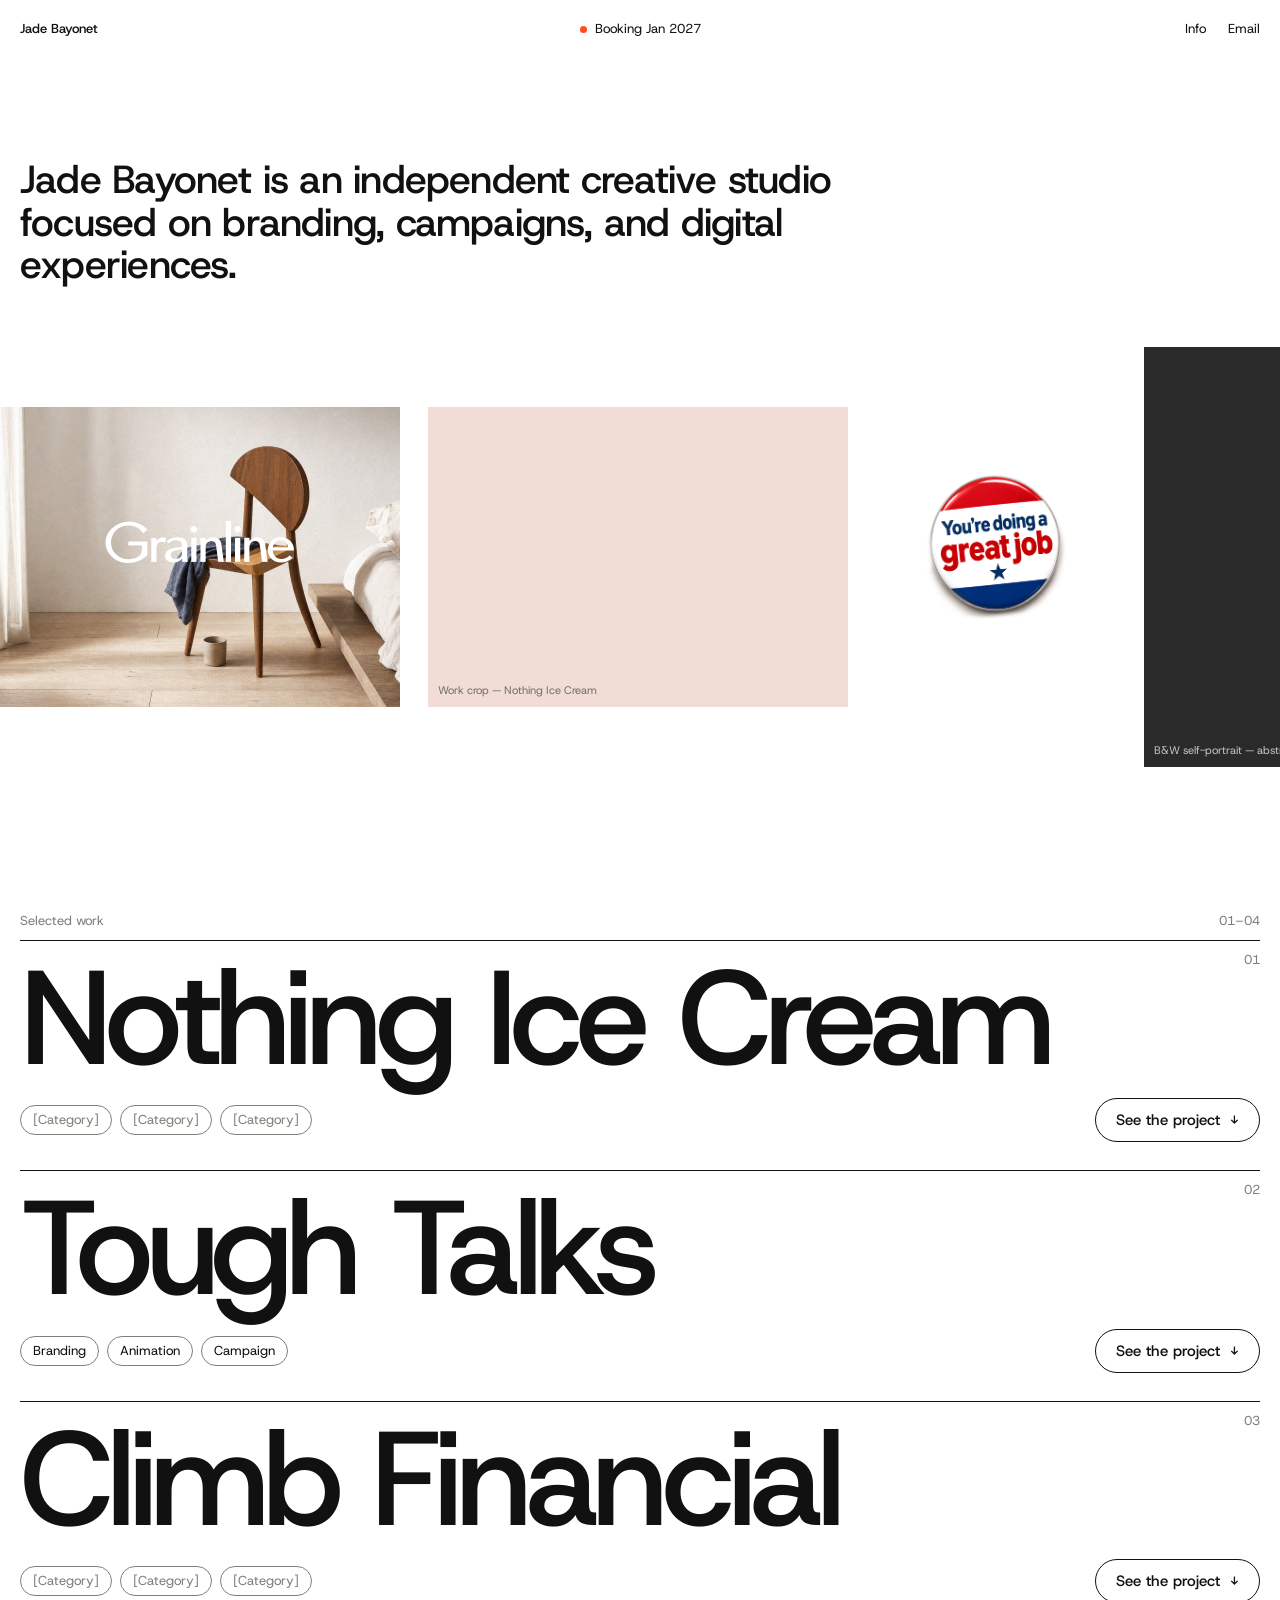
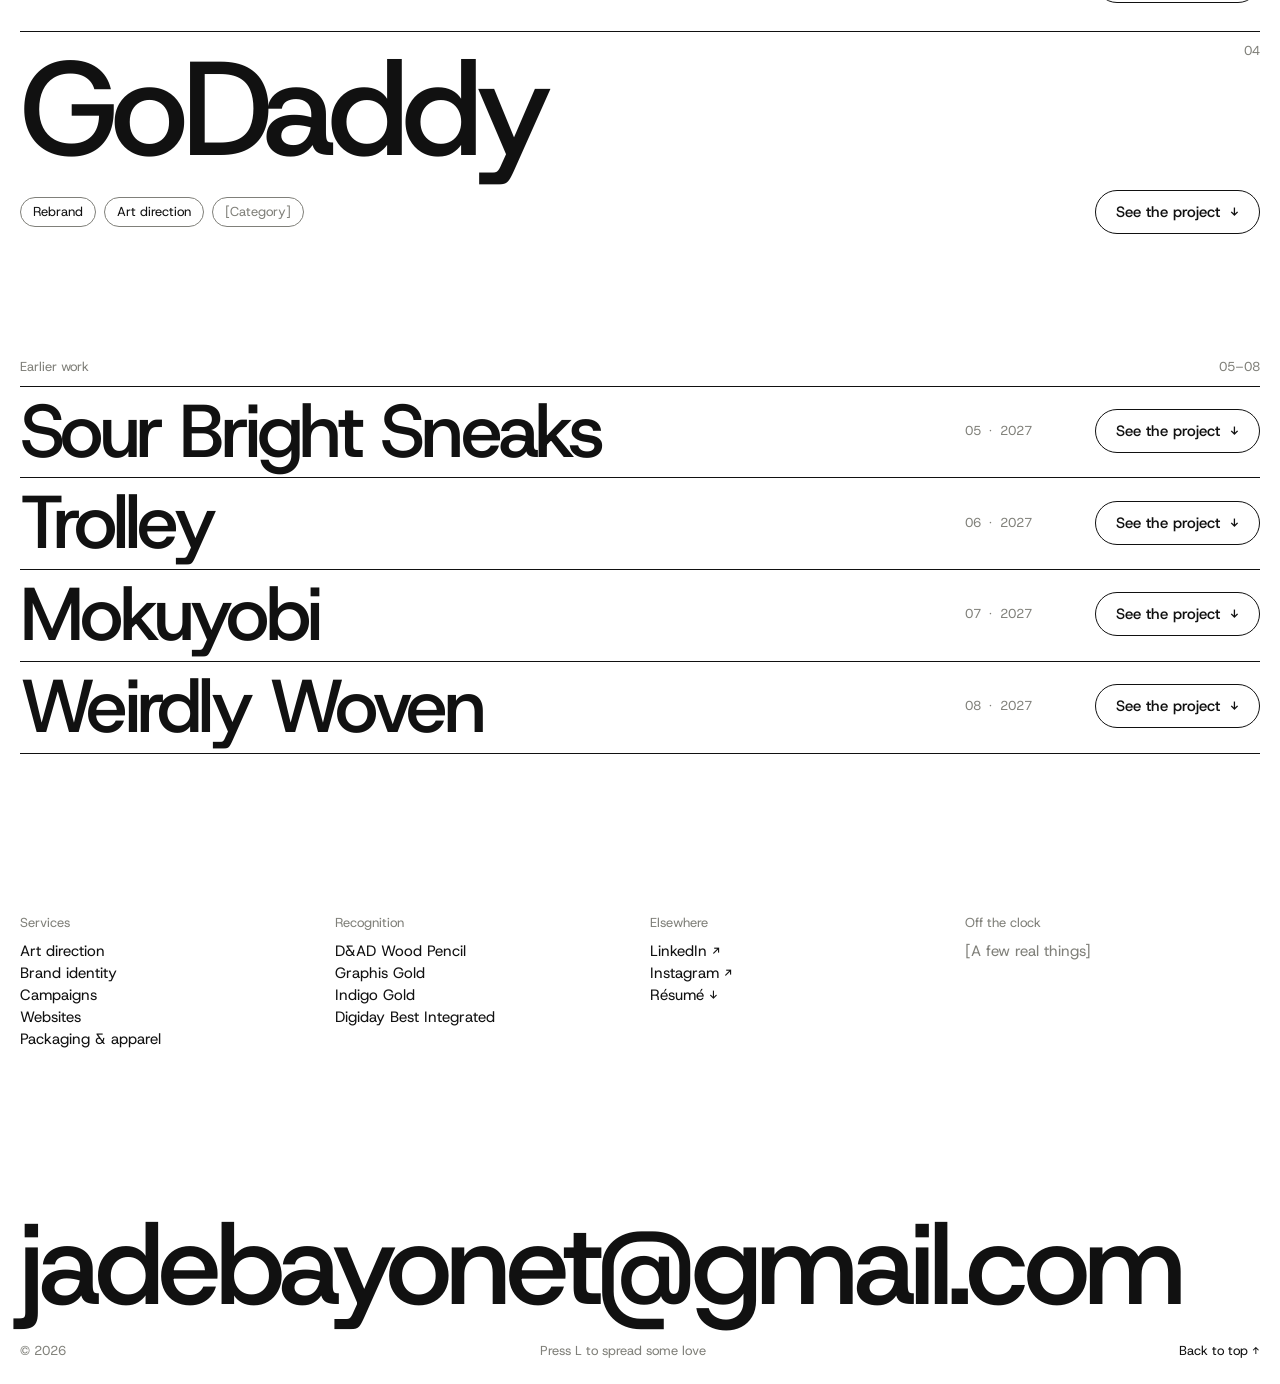
<file: index.html>
<!doctype html>
<html lang="en">
<head>
  <meta charset="utf-8" />
  <meta name="viewport" content="width=device-width, initial-scale=1" />
  <title>Jade Bayonet — Independent creative studio</title>
  <meta name="description" content="Jade Bayonet is an independent creative studio focused on branding, campaigns, and digital experiences." />
  <meta property="og:title" content="Jade Bayonet" />
  <meta property="og:description" content="Jade Bayonet is an independent creative studio focused on branding, campaigns, and digital experiences." />
  <meta property="og:type" content="website" />
  <link rel="icon" href="assets/dot.svg" type="image/svg+xml" />

  <link rel="preconnect" href="https://fonts.googleapis.com" />
  <link rel="preconnect" href="https://fonts.gstatic.com" crossorigin />
  <link href="https://fonts.googleapis.com/css2?family=Host+Grotesk:wght@400;500&display=swap" rel="stylesheet" />
  <!-- Always load the newest CSS/JS (stops Safari & GitHub showing old copies after an edit) -->
  <script>
    var SITE_BASE = "";
    var SITE_V = "?v=" + Date.now();
    document.write('<link rel="stylesheet" href="' + SITE_BASE + 'css/styles.css' + SITE_V + '" />');
  </script>
  <noscript><link rel="stylesheet" href="css/styles.css" /></noscript>
</head>
<body>
  <div class="page" id="top">

    <!-- Nav -->
    <header class="nav">
      <a class="nav__name" href="index.html" data-home>Jade Bayonet</a>
      <p class="nav__status"><img src="assets/dot.svg" width="7" height="7" alt="" /> Booking Jan 2027</p>
      <nav class="nav__links">
        <a href="#info">Info</a>
        <a href="mailto:jadebayonet@gmail.com">Email</a>
      </nav>
    </header>

    <!-- Intro -->
    <section class="intro">
      <h1 class="intro__text">Jade Bayonet is an independent creative studio focused on branding, campaigns, and digital experiences.</h1>
    </section>

    <!-- Ticker (filled from js/projects.js → TICKER) -->
    <section class="ticker" aria-label="Selected images">
      <div class="ticker__track" id="ticker"></div>
    </section>

    <!-- Selected work (filled from js/projects.js → PROJECTS, group "selected") -->
    <section class="work work--selected" aria-labelledby="selected-label">
      <div class="label">
        <h2 id="selected-label">Selected work</h2>
        <span id="selected-range">01–04</span>
      </div>
      <div id="selected-list"></div>
    </section>

    <!-- Earlier work (group "earlier") -->
    <section class="work work--earlier" aria-labelledby="earlier-label">
      <div class="label">
        <h2 id="earlier-label">Earlier work</h2>
        <span id="earlier-range">05–08</span>
      </div>
      <div id="earlier-list"></div>
      <div class="rule"></div>
    </section>

    <!-- Info -->
    <section class="info" id="info">
      <div class="info__col">
        <h3>Services</h3>
        <ul>
          <li>Art direction</li>
          <li>Brand identity</li>
          <li>Campaigns</li>
          <li>Websites</li>
          <li>Packaging &amp; apparel</li>
        </ul>
      </div>
      <div class="info__col">
        <h3>Recognition</h3>
        <ul>
          <li>D&amp;AD Wood Pencil</li>
          <li>Graphis Gold</li>
          <li>Indigo Gold</li>
          <li>Digiday Best Integrated</li>
        </ul>
      </div>
      <div class="info__col">
        <h3>Elsewhere</h3>
        <ul>
          <li><a href="#" target="_blank" rel="noopener">LinkedIn ↗</a></li>
          <li><a href="#" target="_blank" rel="noopener">Instagram ↗</a></li>
          <li><a href="#" download>Résumé ↓</a></li>
        </ul>
      </div>
      <div class="info__col info__col--muted">
        <h3>Off the clock</h3>
        <p>[A few real things]</p>
      </div>
    </section>

    <!-- Footer -->
    <footer class="footer">
      <a class="footer__email" href="mailto:jadebayonet@gmail.com">jadebayonet@gmail.com</a>
      <div class="footer__bar">
        <span class="muted">© <span id="year">2026</span></span>
        <button type="button" class="muted footer__hint" data-love>Press L to spread some love</button>
        <a href="#top" data-top>Back to top ↑</a>
      </div>
    </footer>
  </div>

  <script>
    document.write('<script src="' + SITE_BASE + 'js/projects.js' + SITE_V + '"><\/script>');
    document.write('<script src="' + SITE_BASE + 'js/main.js' + SITE_V + '"><\/script>');
  </script>
</body>
</html>
</file>
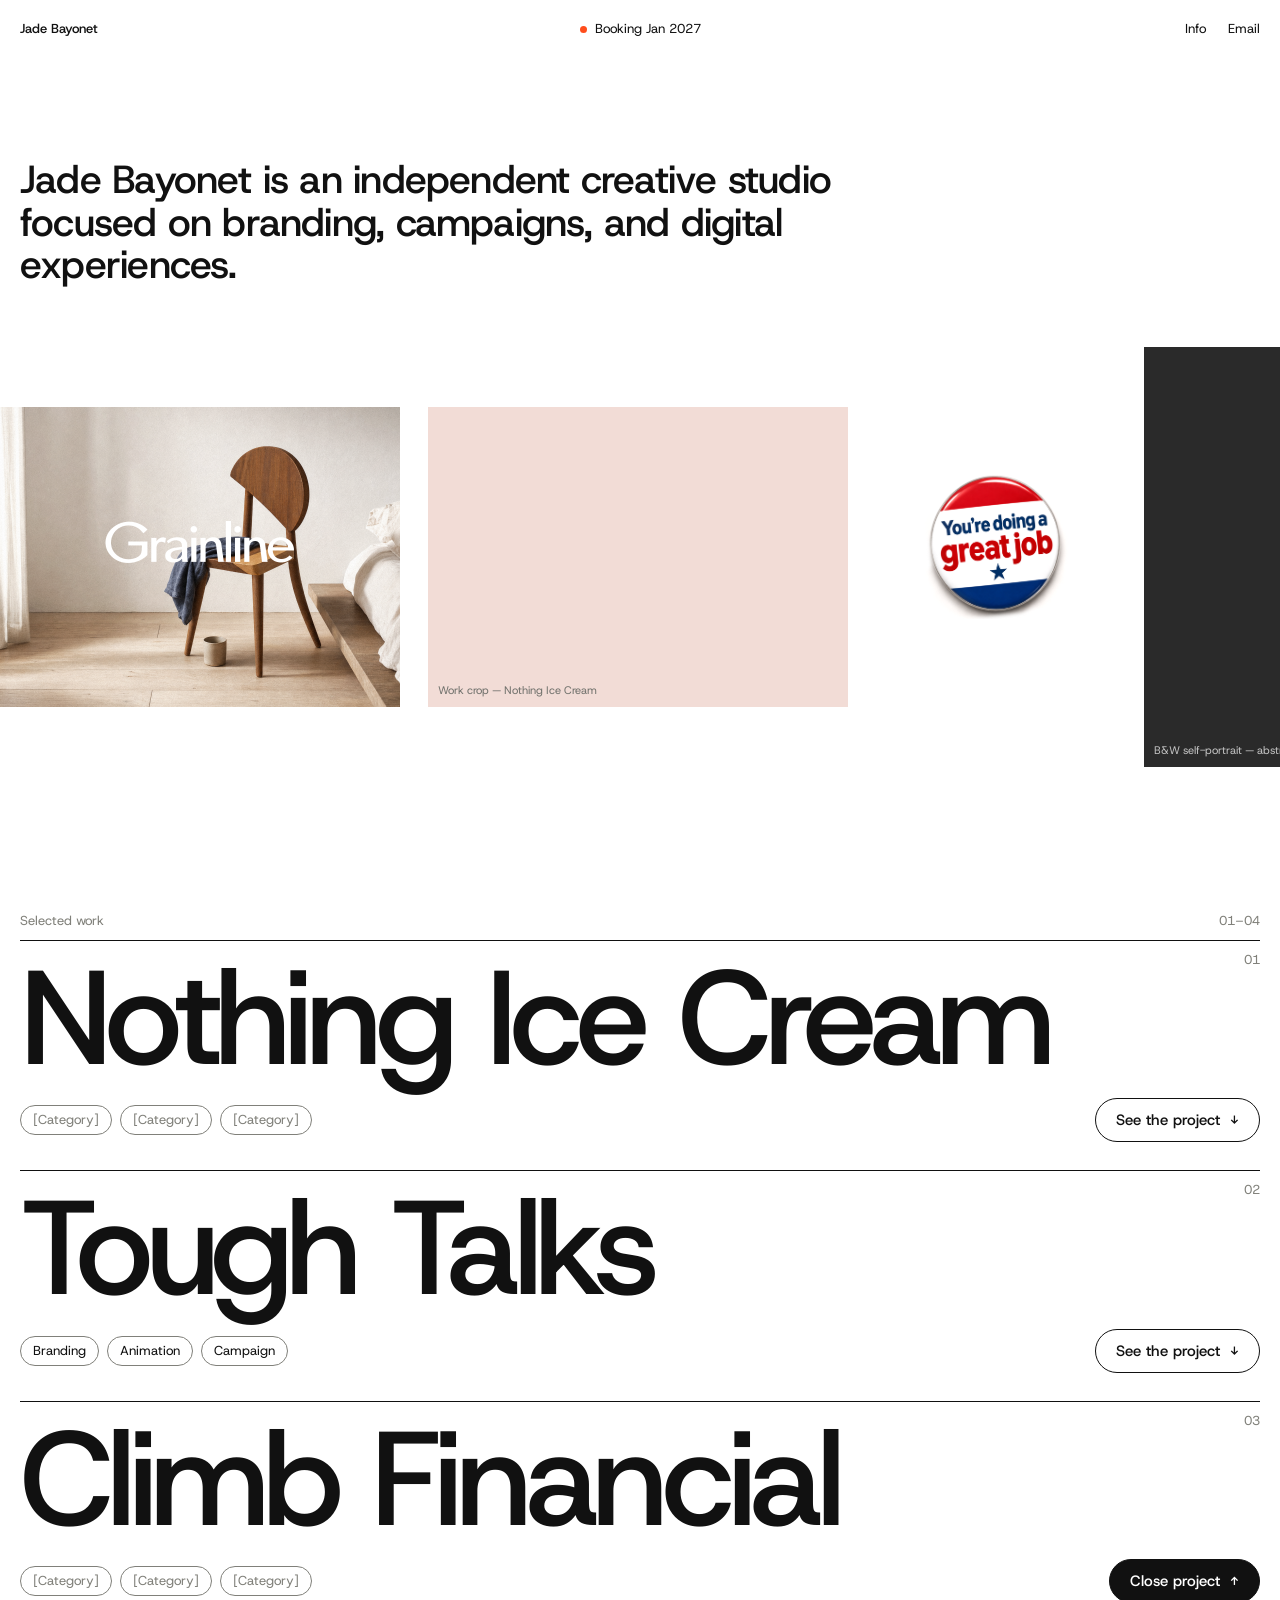
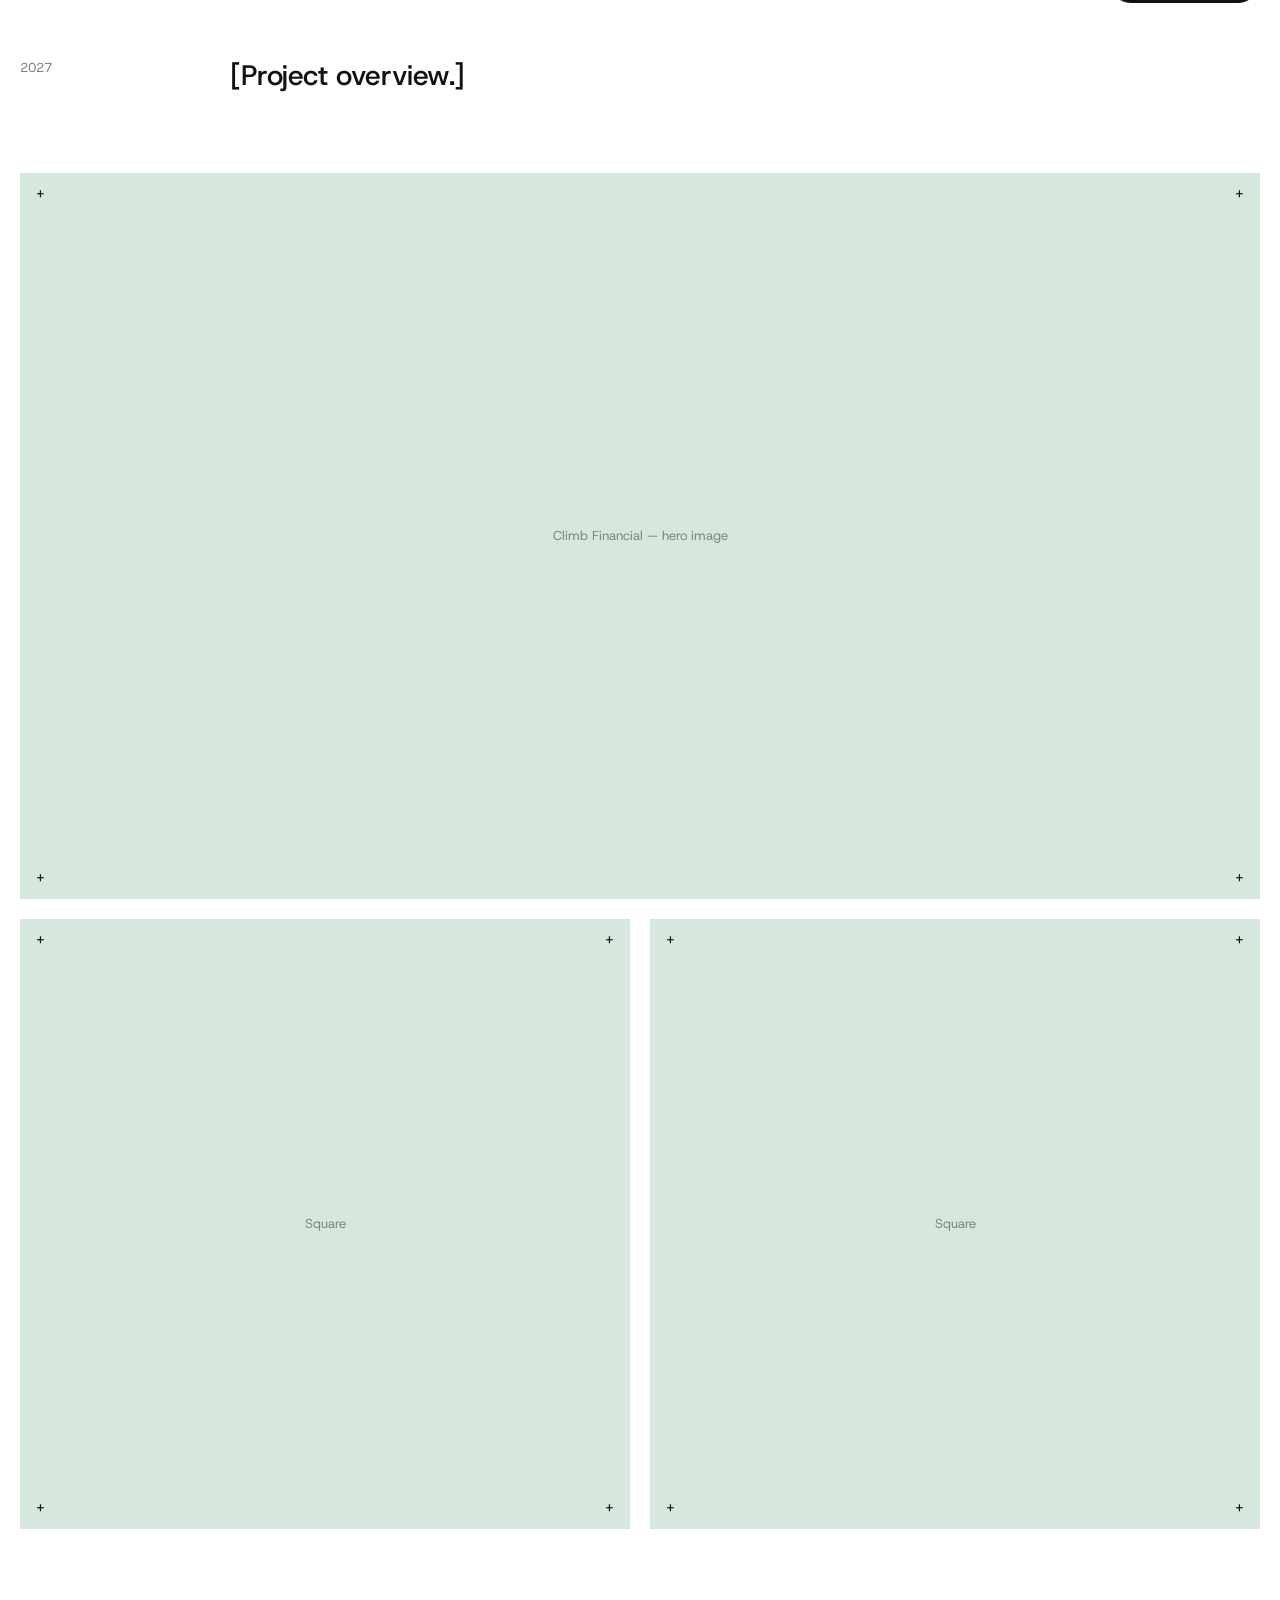
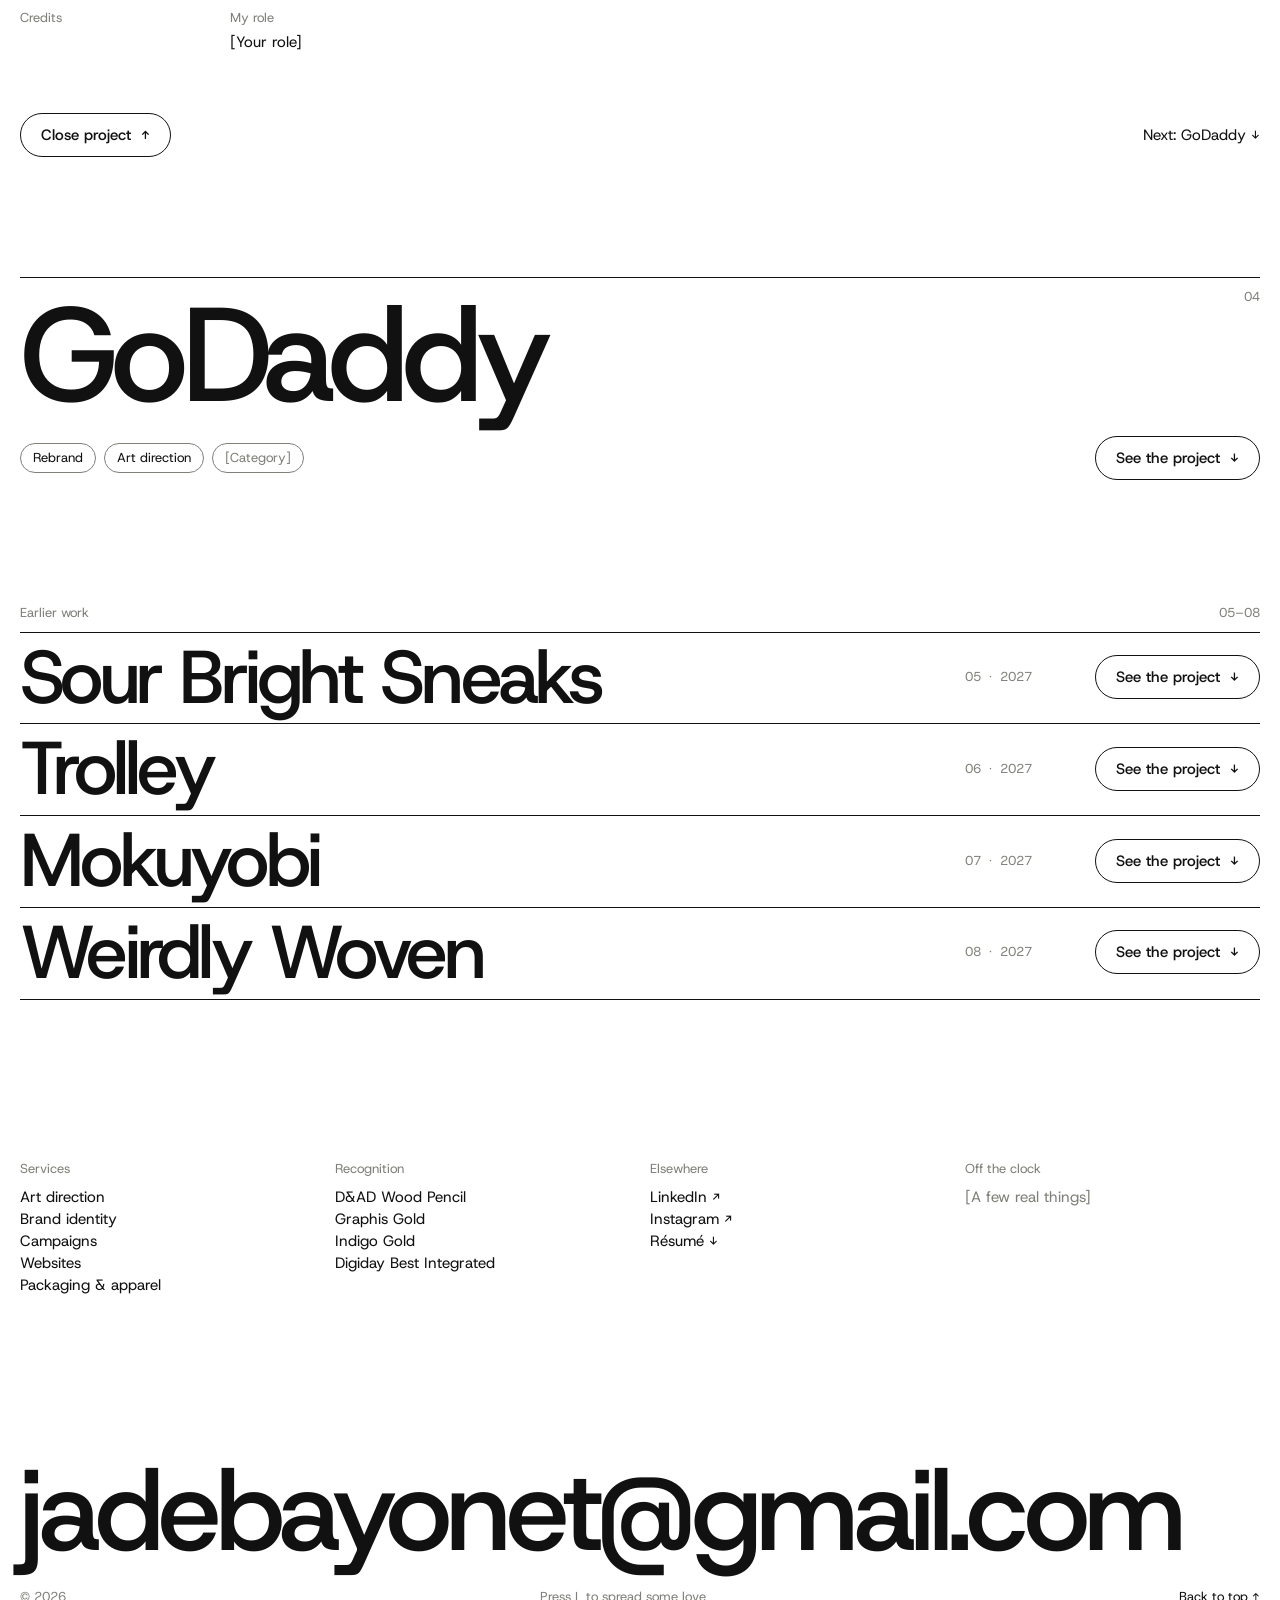
<file: climb-financial/index.html>
<!doctype html>
<!-- Generated by build.js from index.html. Edit index.html, then run: node build.js -->
<html lang="en">
<head>
  <meta charset="utf-8" />
  <meta name="viewport" content="width=device-width, initial-scale=1" />
  <title>Climb Financial — Jade Bayonet</title>
  <meta name="description" content="Climb Financial, a project by Jade Bayonet." />
  <meta property="og:title" content="Climb Financial — Jade Bayonet" />
  <meta property="og:description" content="Climb Financial, a project by Jade Bayonet." />
  <meta property="og:type" content="website" />
  <link rel="icon" href="../assets/dot.svg" type="image/svg+xml" />

  <link rel="preconnect" href="https://fonts.googleapis.com" />
  <link rel="preconnect" href="https://fonts.gstatic.com" crossorigin />
  <link href="https://fonts.googleapis.com/css2?family=Host+Grotesk:wght@400;500&display=swap" rel="stylesheet" />
  <!-- Always load the newest CSS/JS (stops Safari & GitHub showing old copies after an edit) -->
  <script>
    var SITE_BASE = "../";
    var SITE_V = "?v=" + Date.now();
    document.write('<link rel="stylesheet" href="' + SITE_BASE + 'css/styles.css' + SITE_V + '" />');
  </script>
  <noscript><link rel="stylesheet" href="../css/styles.css" /></noscript>
</head>
<body>
  <div class="page" id="top">

    <!-- Nav -->
    <header class="nav">
      <a class="nav__name" href="../" data-home>Jade Bayonet</a>
      <p class="nav__status"><img src="../assets/dot.svg" width="7" height="7" alt="" /> Booking Jan 2027</p>
      <nav class="nav__links">
        <a href="#info">Info</a>
        <a href="mailto:jadebayonet@gmail.com">Email</a>
      </nav>
    </header>

    <!-- Intro -->
    <section class="intro">
      <h1 class="intro__text">Jade Bayonet is an independent creative studio focused on branding, campaigns, and digital experiences.</h1>
    </section>

    <!-- Ticker (filled from js/projects.js → TICKER) -->
    <section class="ticker" aria-label="Selected images">
      <div class="ticker__track" id="ticker"></div>
    </section>

    <!-- Selected work (filled from js/projects.js → PROJECTS, group "selected") -->
    <section class="work work--selected" aria-labelledby="selected-label">
      <div class="label">
        <h2 id="selected-label">Selected work</h2>
        <span id="selected-range">01–04</span>
      </div>
      <div id="selected-list"></div>
    </section>

    <!-- Earlier work (group "earlier") -->
    <section class="work work--earlier" aria-labelledby="earlier-label">
      <div class="label">
        <h2 id="earlier-label">Earlier work</h2>
        <span id="earlier-range">05–08</span>
      </div>
      <div id="earlier-list"></div>
      <div class="rule"></div>
    </section>

    <!-- Info -->
    <section class="info" id="info">
      <div class="info__col">
        <h3>Services</h3>
        <ul>
          <li>Art direction</li>
          <li>Brand identity</li>
          <li>Campaigns</li>
          <li>Websites</li>
          <li>Packaging &amp; apparel</li>
        </ul>
      </div>
      <div class="info__col">
        <h3>Recognition</h3>
        <ul>
          <li>D&amp;AD Wood Pencil</li>
          <li>Graphis Gold</li>
          <li>Indigo Gold</li>
          <li>Digiday Best Integrated</li>
        </ul>
      </div>
      <div class="info__col">
        <h3>Elsewhere</h3>
        <ul>
          <li><a href="#" target="_blank" rel="noopener">LinkedIn ↗</a></li>
          <li><a href="#" target="_blank" rel="noopener">Instagram ↗</a></li>
          <li><a href="#" download>Résumé ↓</a></li>
        </ul>
      </div>
      <div class="info__col info__col--muted">
        <h3>Off the clock</h3>
        <p>[A few real things]</p>
      </div>
    </section>

    <!-- Footer -->
    <footer class="footer">
      <a class="footer__email" href="mailto:jadebayonet@gmail.com">jadebayonet@gmail.com</a>
      <div class="footer__bar">
        <span class="muted">© <span id="year">2026</span></span>
        <button type="button" class="muted footer__hint" data-love>Press L to spread some love</button>
        <a href="#top" data-top>Back to top ↑</a>
      </div>
    </footer>
  </div>

  <script>
    document.write('<script src="' + SITE_BASE + 'js/projects.js' + SITE_V + '"><\/script>');
    document.write('<script src="' + SITE_BASE + 'js/main.js' + SITE_V + '"><\/script>');
  </script>
</body>
</html>
</file>
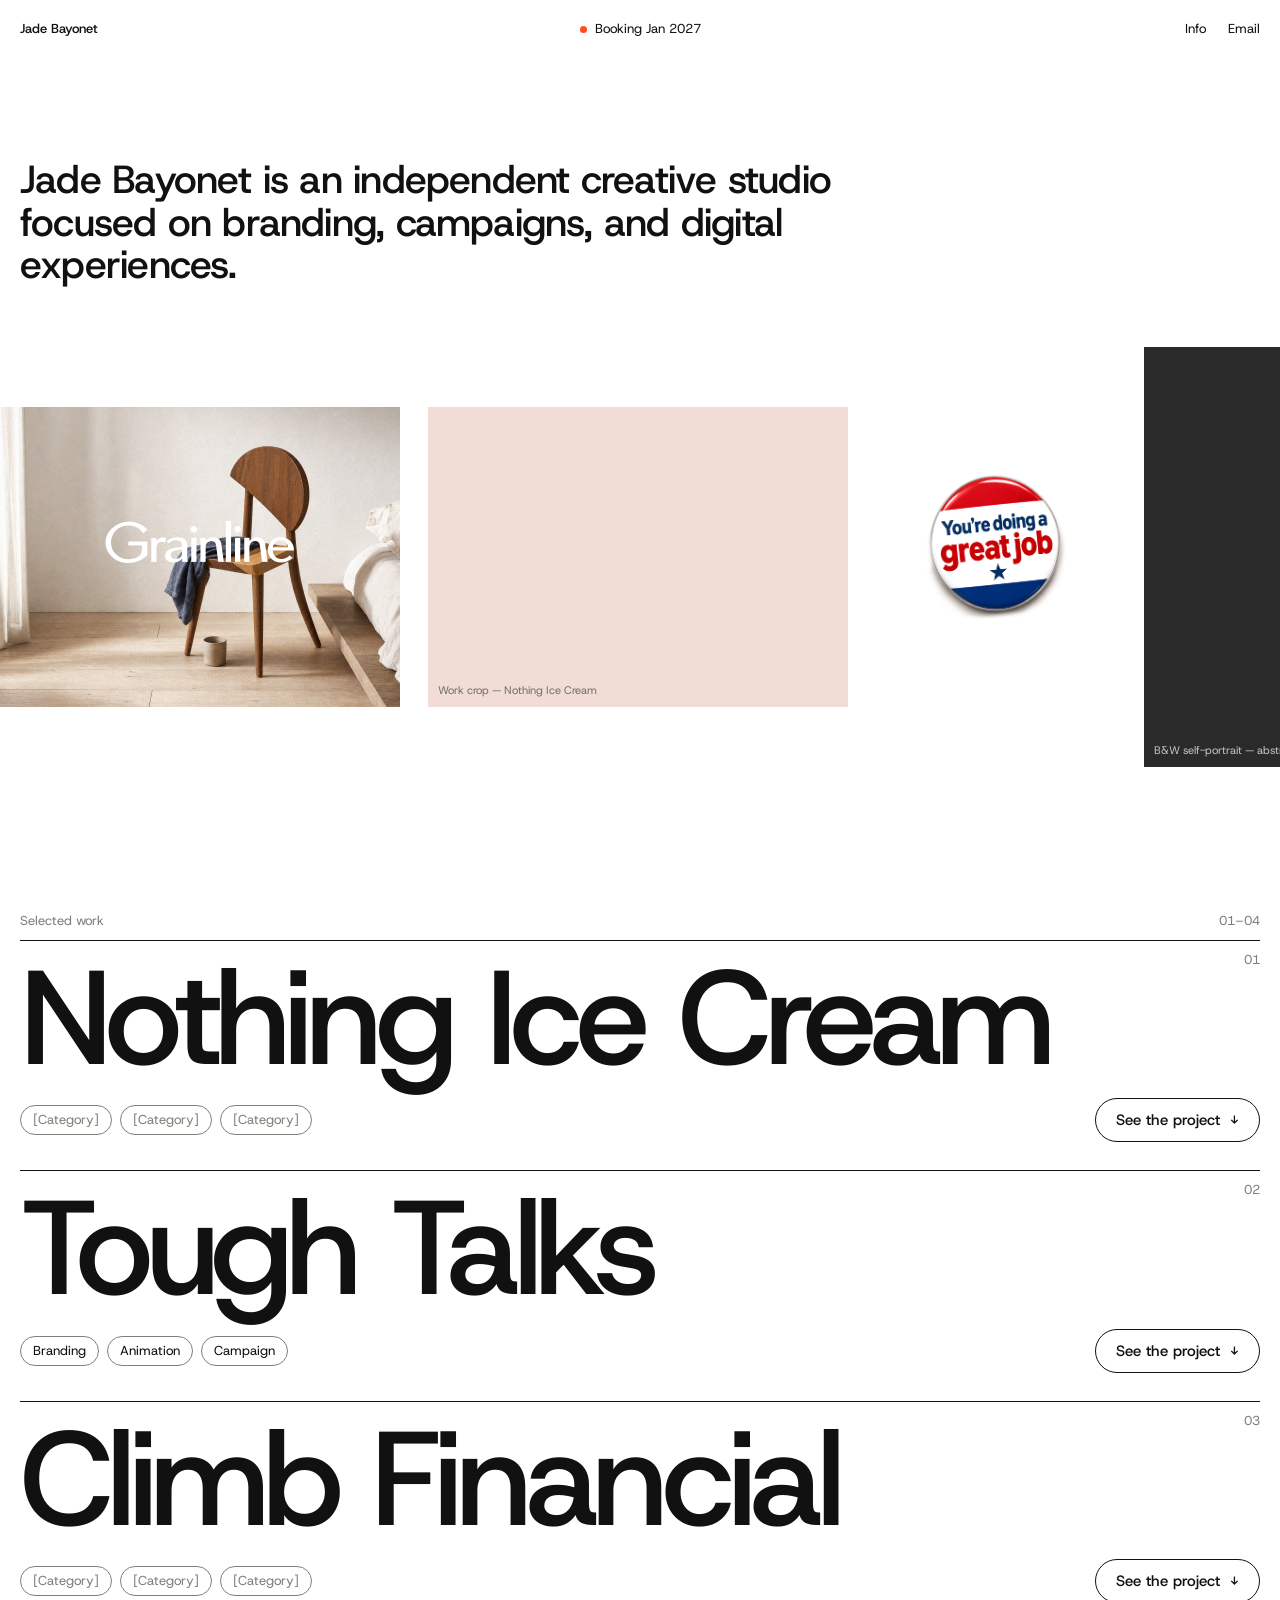
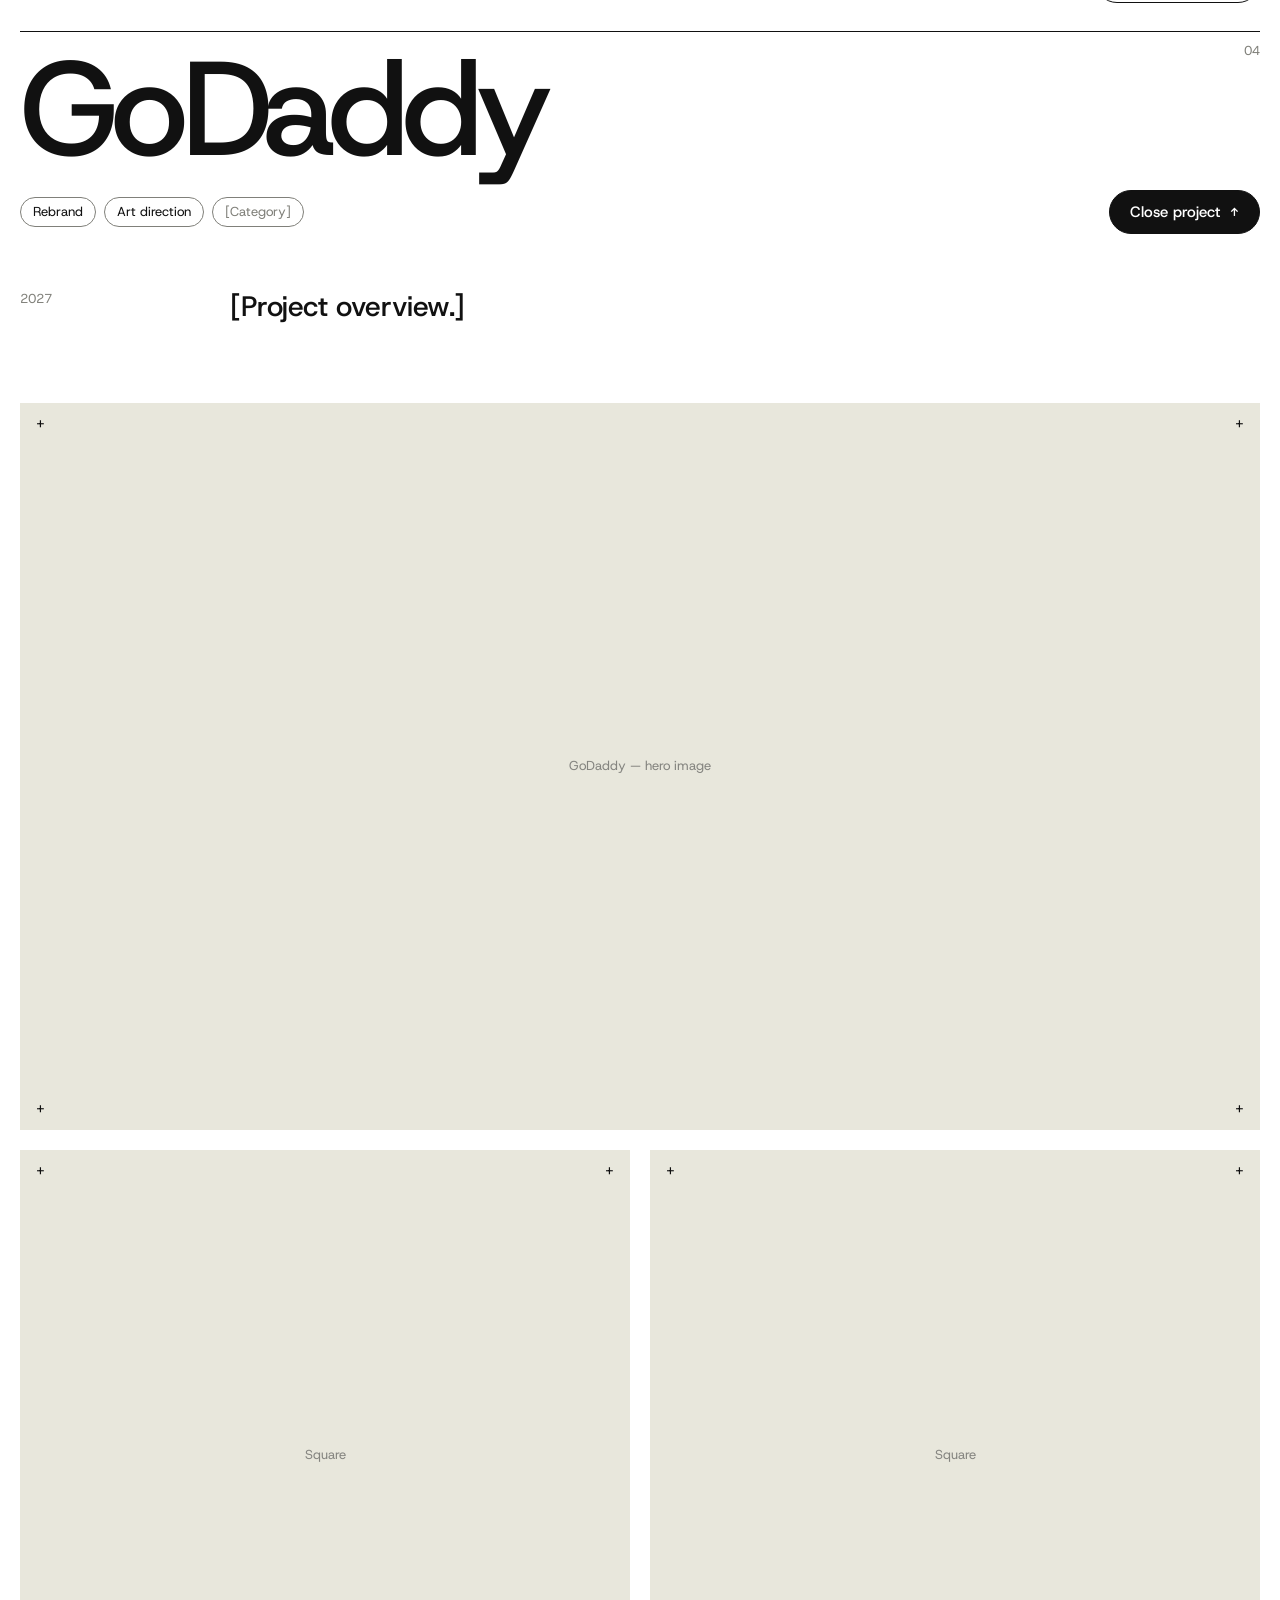
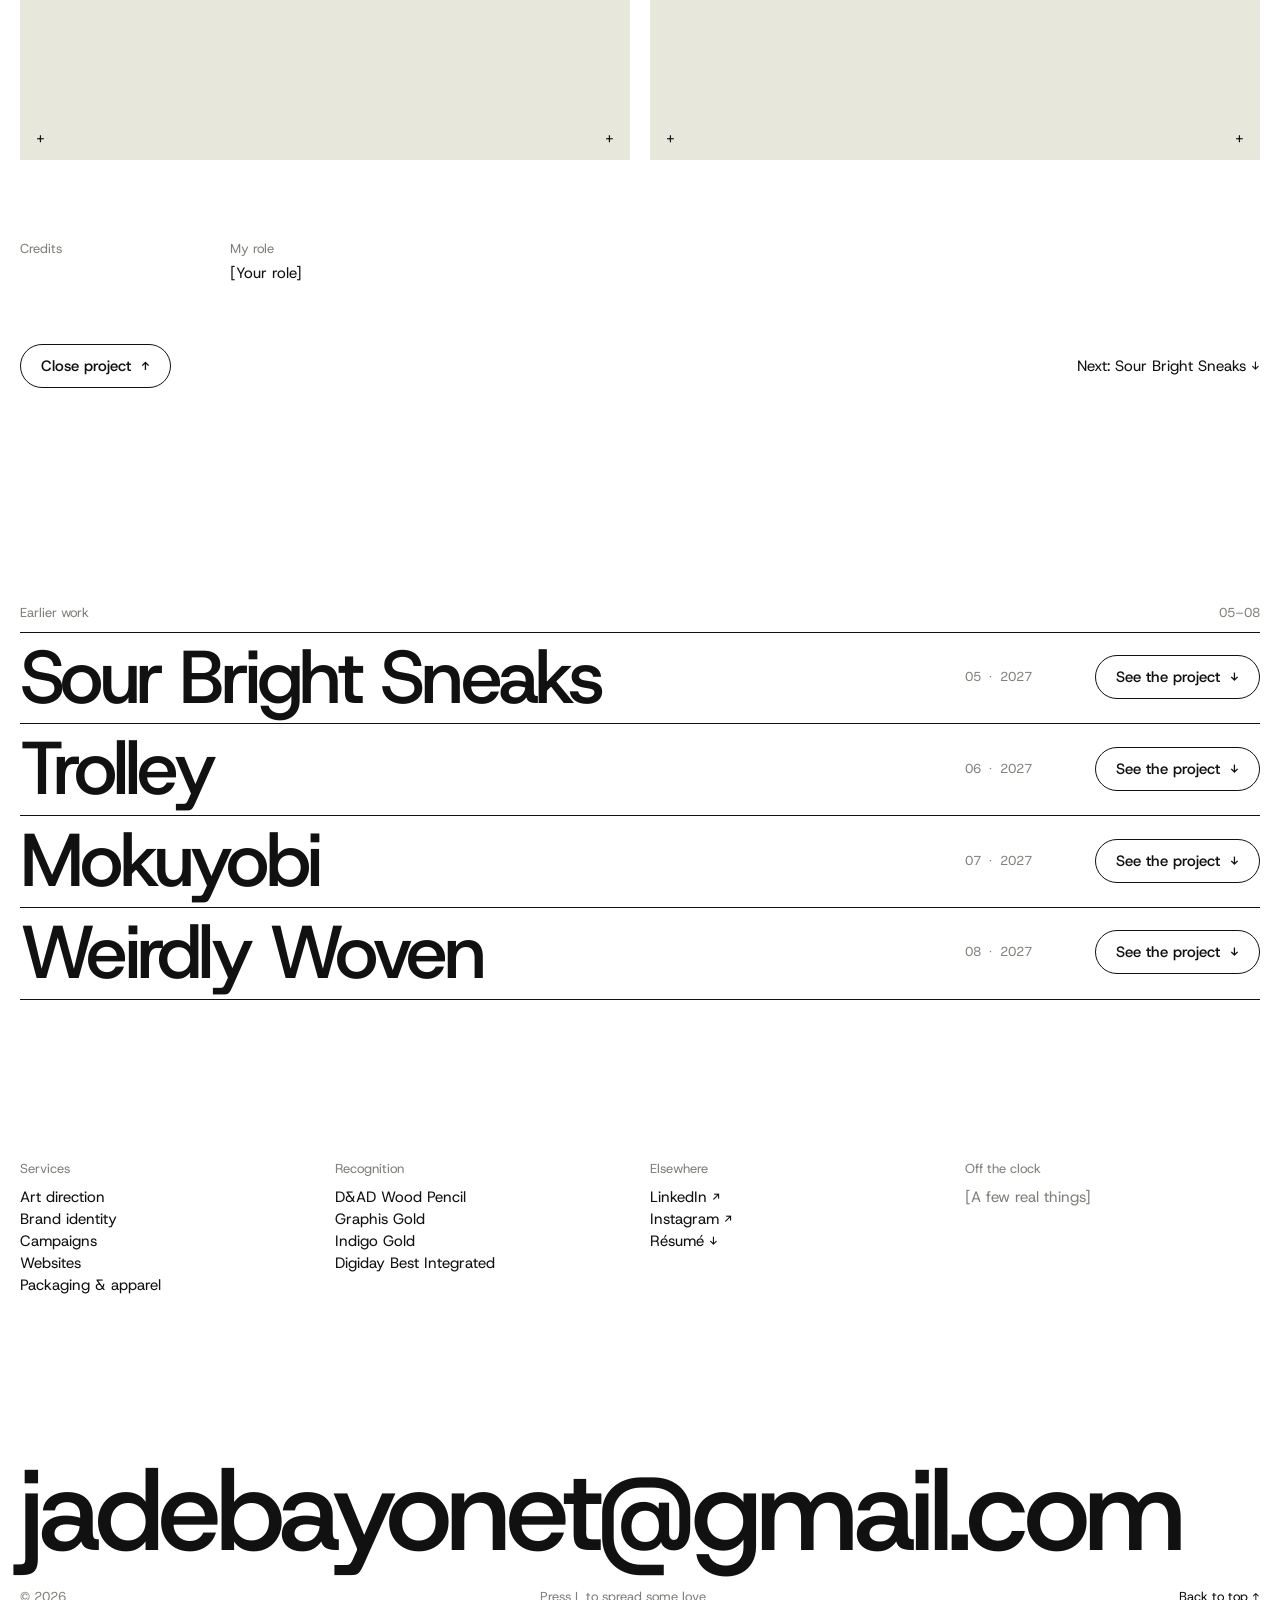
<file: godaddy/index.html>
<!doctype html>
<!-- Generated by build.js from index.html. Edit index.html, then run: node build.js -->
<html lang="en">
<head>
  <meta charset="utf-8" />
  <meta name="viewport" content="width=device-width, initial-scale=1" />
  <title>GoDaddy — Jade Bayonet</title>
  <meta name="description" content="GoDaddy, a project by Jade Bayonet." />
  <meta property="og:title" content="GoDaddy — Jade Bayonet" />
  <meta property="og:description" content="GoDaddy, a project by Jade Bayonet." />
  <meta property="og:type" content="website" />
  <link rel="icon" href="../assets/dot.svg" type="image/svg+xml" />

  <link rel="preconnect" href="https://fonts.googleapis.com" />
  <link rel="preconnect" href="https://fonts.gstatic.com" crossorigin />
  <link href="https://fonts.googleapis.com/css2?family=Host+Grotesk:wght@400;500&display=swap" rel="stylesheet" />
  <!-- Always load the newest CSS/JS (stops Safari & GitHub showing old copies after an edit) -->
  <script>
    var SITE_BASE = "../";
    var SITE_V = "?v=" + Date.now();
    document.write('<link rel="stylesheet" href="' + SITE_BASE + 'css/styles.css' + SITE_V + '" />');
  </script>
  <noscript><link rel="stylesheet" href="../css/styles.css" /></noscript>
</head>
<body>
  <div class="page" id="top">

    <!-- Nav -->
    <header class="nav">
      <a class="nav__name" href="../" data-home>Jade Bayonet</a>
      <p class="nav__status"><img src="../assets/dot.svg" width="7" height="7" alt="" /> Booking Jan 2027</p>
      <nav class="nav__links">
        <a href="#info">Info</a>
        <a href="mailto:jadebayonet@gmail.com">Email</a>
      </nav>
    </header>

    <!-- Intro -->
    <section class="intro">
      <h1 class="intro__text">Jade Bayonet is an independent creative studio focused on branding, campaigns, and digital experiences.</h1>
    </section>

    <!-- Ticker (filled from js/projects.js → TICKER) -->
    <section class="ticker" aria-label="Selected images">
      <div class="ticker__track" id="ticker"></div>
    </section>

    <!-- Selected work (filled from js/projects.js → PROJECTS, group "selected") -->
    <section class="work work--selected" aria-labelledby="selected-label">
      <div class="label">
        <h2 id="selected-label">Selected work</h2>
        <span id="selected-range">01–04</span>
      </div>
      <div id="selected-list"></div>
    </section>

    <!-- Earlier work (group "earlier") -->
    <section class="work work--earlier" aria-labelledby="earlier-label">
      <div class="label">
        <h2 id="earlier-label">Earlier work</h2>
        <span id="earlier-range">05–08</span>
      </div>
      <div id="earlier-list"></div>
      <div class="rule"></div>
    </section>

    <!-- Info -->
    <section class="info" id="info">
      <div class="info__col">
        <h3>Services</h3>
        <ul>
          <li>Art direction</li>
          <li>Brand identity</li>
          <li>Campaigns</li>
          <li>Websites</li>
          <li>Packaging &amp; apparel</li>
        </ul>
      </div>
      <div class="info__col">
        <h3>Recognition</h3>
        <ul>
          <li>D&amp;AD Wood Pencil</li>
          <li>Graphis Gold</li>
          <li>Indigo Gold</li>
          <li>Digiday Best Integrated</li>
        </ul>
      </div>
      <div class="info__col">
        <h3>Elsewhere</h3>
        <ul>
          <li><a href="#" target="_blank" rel="noopener">LinkedIn ↗</a></li>
          <li><a href="#" target="_blank" rel="noopener">Instagram ↗</a></li>
          <li><a href="#" download>Résumé ↓</a></li>
        </ul>
      </div>
      <div class="info__col info__col--muted">
        <h3>Off the clock</h3>
        <p>[A few real things]</p>
      </div>
    </section>

    <!-- Footer -->
    <footer class="footer">
      <a class="footer__email" href="mailto:jadebayonet@gmail.com">jadebayonet@gmail.com</a>
      <div class="footer__bar">
        <span class="muted">© <span id="year">2026</span></span>
        <button type="button" class="muted footer__hint" data-love>Press L to spread some love</button>
        <a href="#top" data-top>Back to top ↑</a>
      </div>
    </footer>
  </div>

  <script>
    document.write('<script src="' + SITE_BASE + 'js/projects.js' + SITE_V + '"><\/script>');
    document.write('<script src="' + SITE_BASE + 'js/main.js' + SITE_V + '"><\/script>');
  </script>
</body>
</html>
</file>
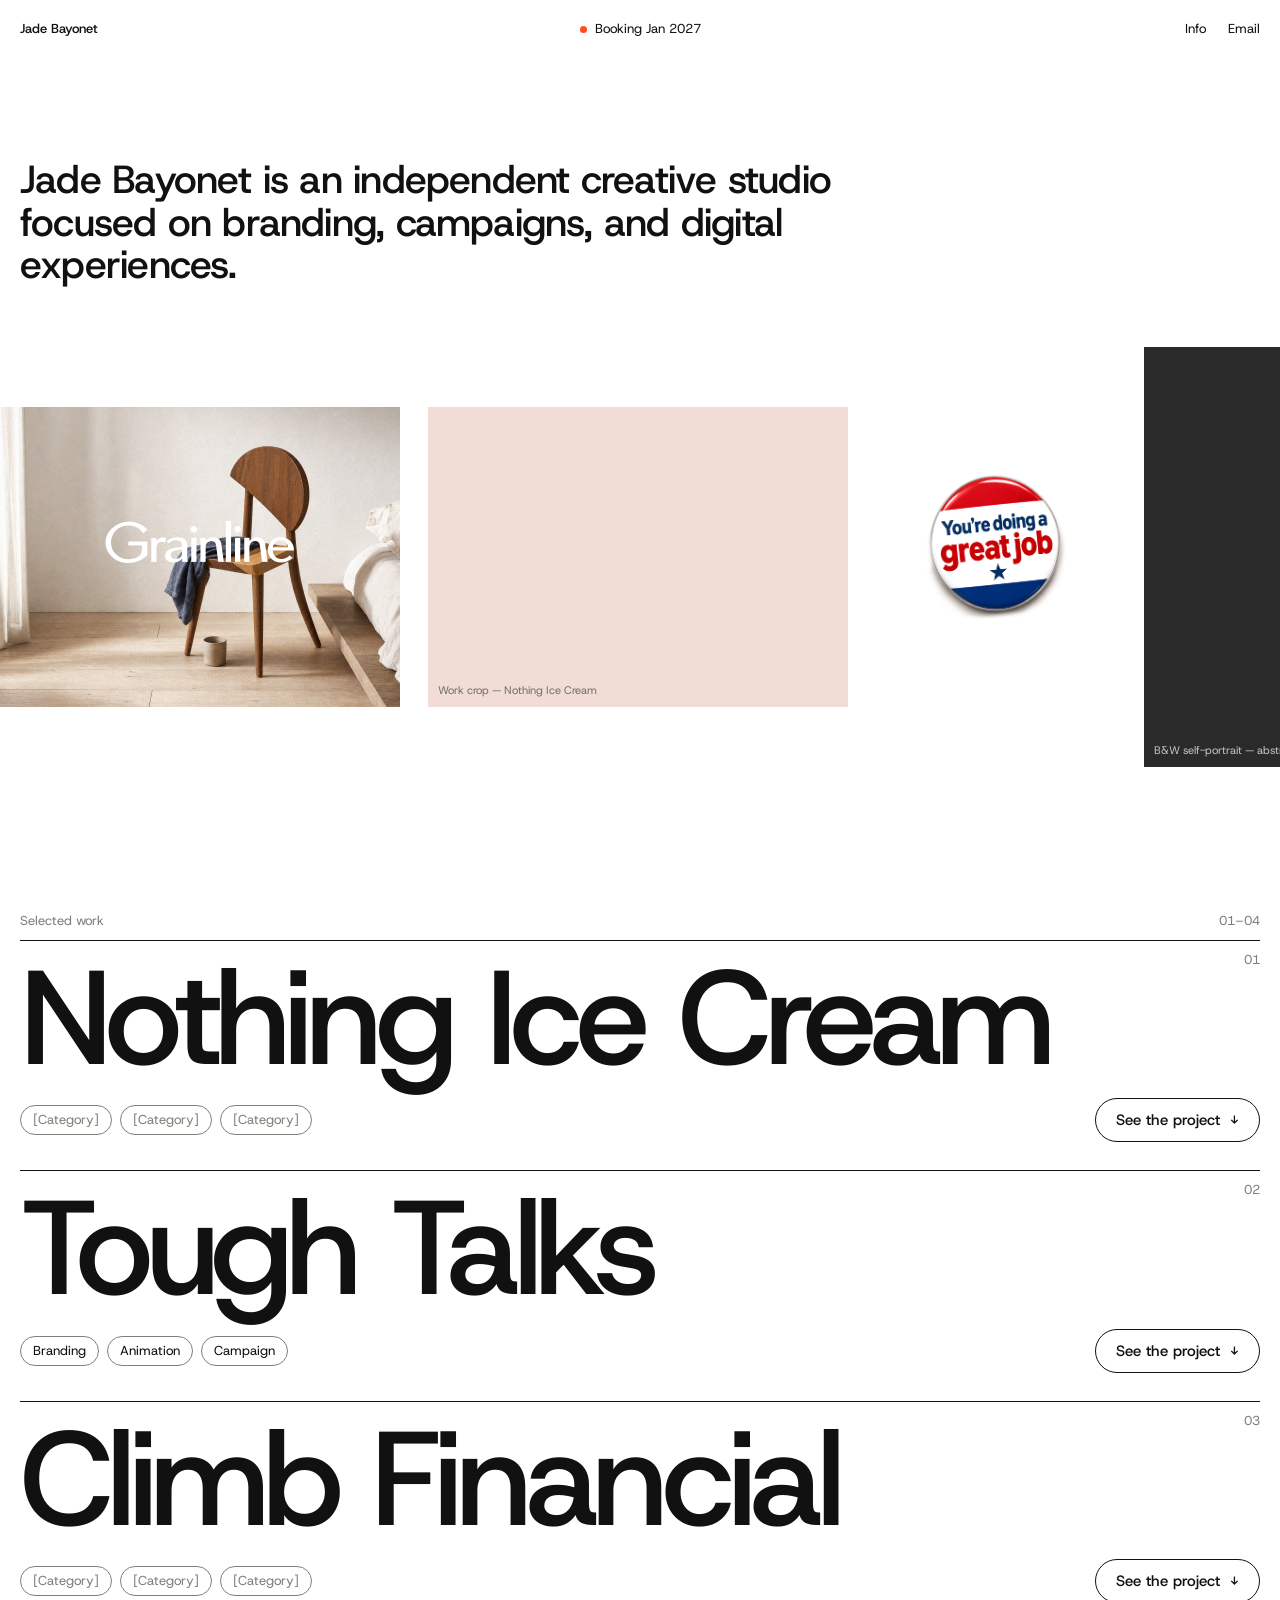
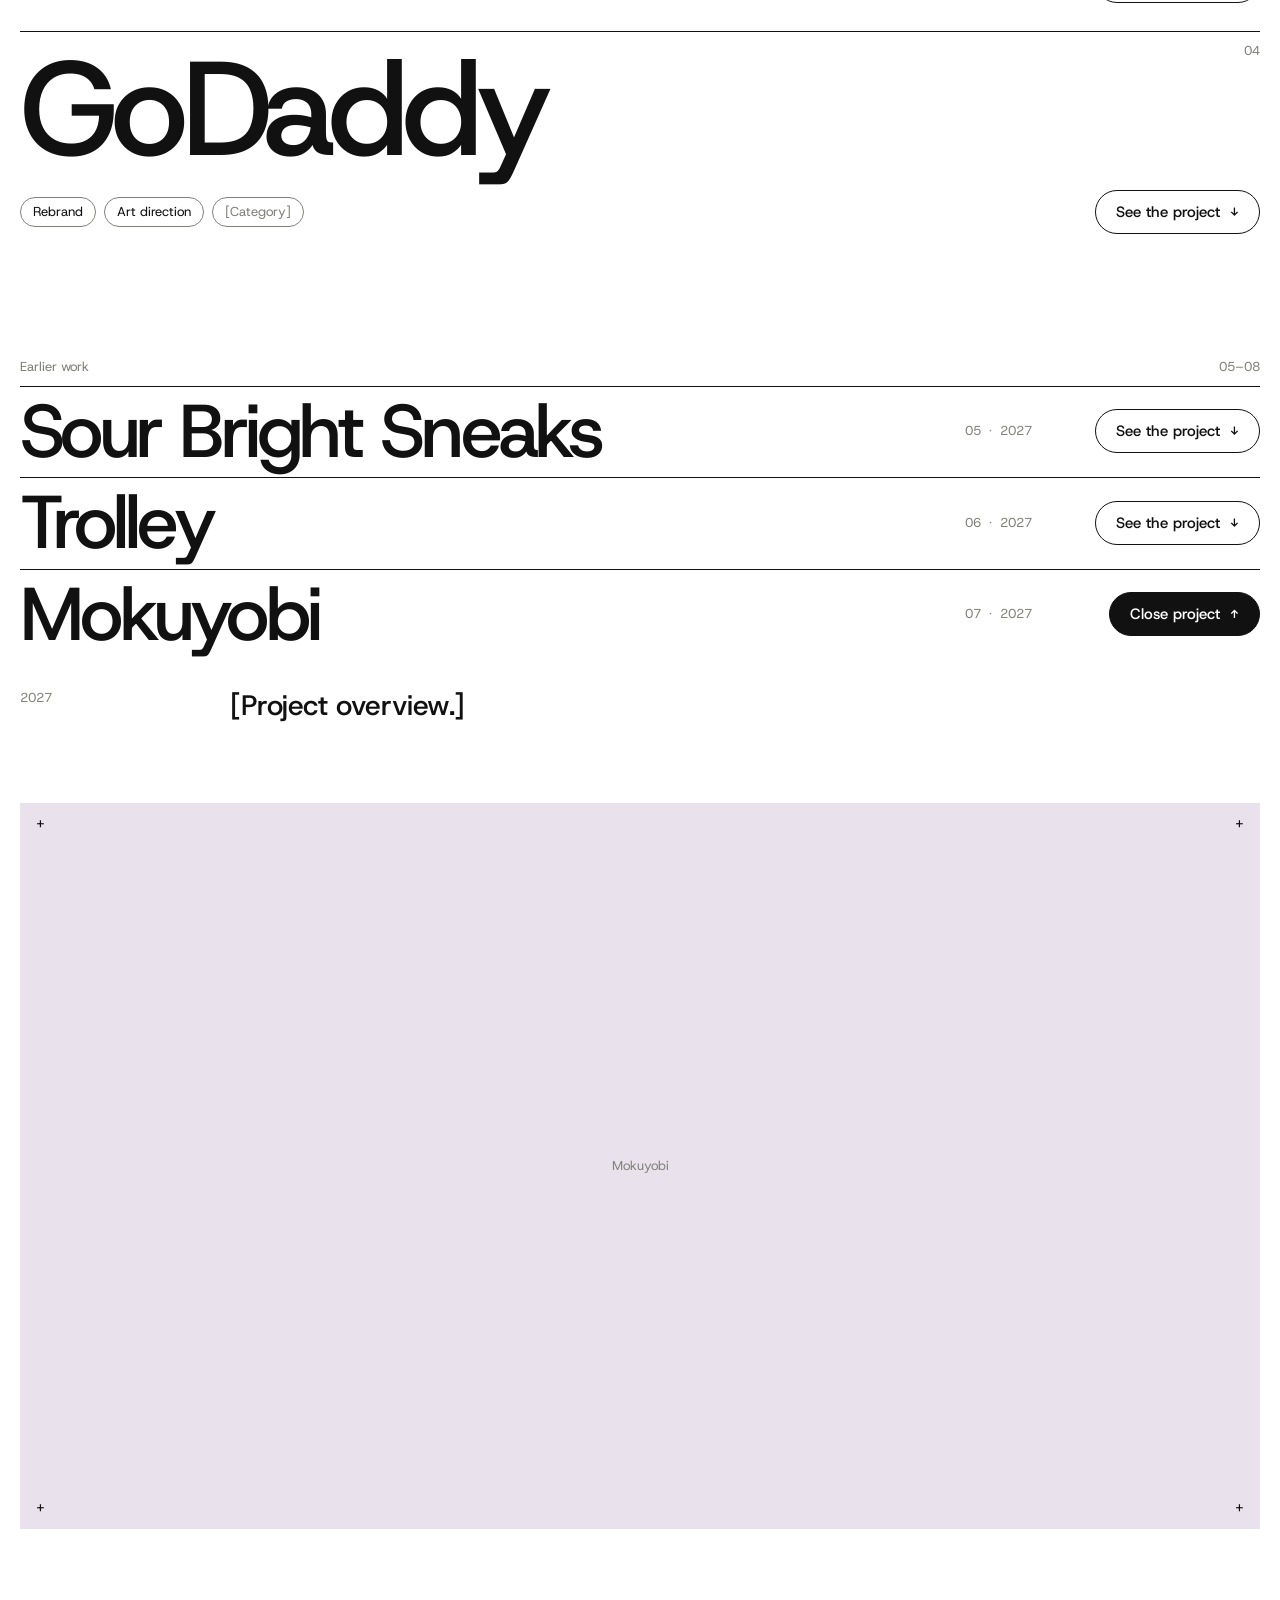
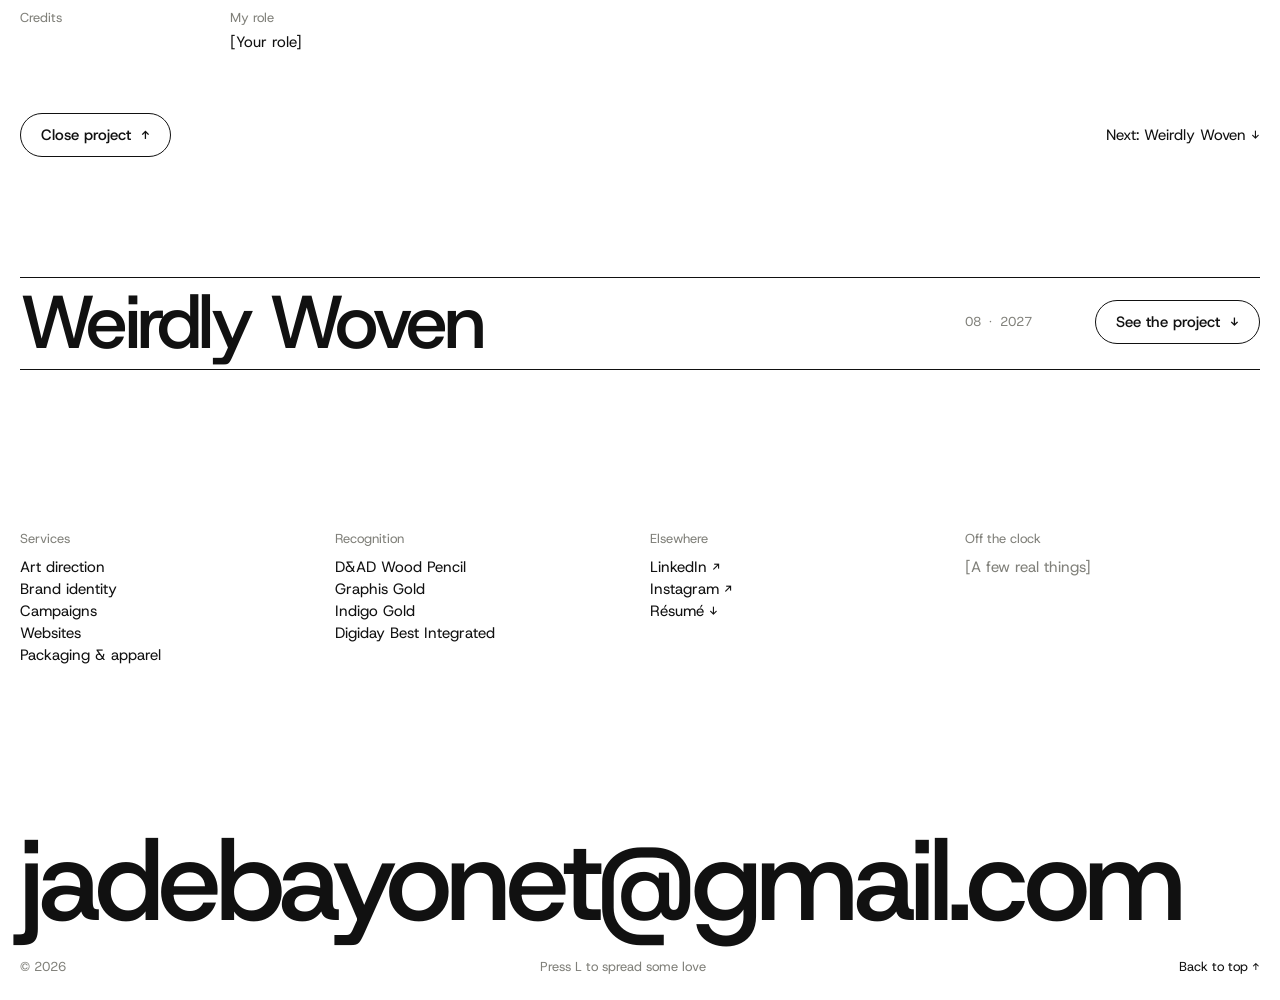
<file: mokuyobi/index.html>
<!doctype html>
<!-- Generated by build.js from index.html. Edit index.html, then run: node build.js -->
<html lang="en">
<head>
  <meta charset="utf-8" />
  <meta name="viewport" content="width=device-width, initial-scale=1" />
  <title>Mokuyobi — Jade Bayonet</title>
  <meta name="description" content="Mokuyobi, a project by Jade Bayonet." />
  <meta property="og:title" content="Mokuyobi — Jade Bayonet" />
  <meta property="og:description" content="Mokuyobi, a project by Jade Bayonet." />
  <meta property="og:type" content="website" />
  <link rel="icon" href="../assets/dot.svg" type="image/svg+xml" />

  <link rel="preconnect" href="https://fonts.googleapis.com" />
  <link rel="preconnect" href="https://fonts.gstatic.com" crossorigin />
  <link href="https://fonts.googleapis.com/css2?family=Host+Grotesk:wght@400;500&display=swap" rel="stylesheet" />
  <!-- Always load the newest CSS/JS (stops Safari & GitHub showing old copies after an edit) -->
  <script>
    var SITE_BASE = "../";
    var SITE_V = "?v=" + Date.now();
    document.write('<link rel="stylesheet" href="' + SITE_BASE + 'css/styles.css' + SITE_V + '" />');
  </script>
  <noscript><link rel="stylesheet" href="../css/styles.css" /></noscript>
</head>
<body>
  <div class="page" id="top">

    <!-- Nav -->
    <header class="nav">
      <a class="nav__name" href="../" data-home>Jade Bayonet</a>
      <p class="nav__status"><img src="../assets/dot.svg" width="7" height="7" alt="" /> Booking Jan 2027</p>
      <nav class="nav__links">
        <a href="#info">Info</a>
        <a href="mailto:jadebayonet@gmail.com">Email</a>
      </nav>
    </header>

    <!-- Intro -->
    <section class="intro">
      <h1 class="intro__text">Jade Bayonet is an independent creative studio focused on branding, campaigns, and digital experiences.</h1>
    </section>

    <!-- Ticker (filled from js/projects.js → TICKER) -->
    <section class="ticker" aria-label="Selected images">
      <div class="ticker__track" id="ticker"></div>
    </section>

    <!-- Selected work (filled from js/projects.js → PROJECTS, group "selected") -->
    <section class="work work--selected" aria-labelledby="selected-label">
      <div class="label">
        <h2 id="selected-label">Selected work</h2>
        <span id="selected-range">01–04</span>
      </div>
      <div id="selected-list"></div>
    </section>

    <!-- Earlier work (group "earlier") -->
    <section class="work work--earlier" aria-labelledby="earlier-label">
      <div class="label">
        <h2 id="earlier-label">Earlier work</h2>
        <span id="earlier-range">05–08</span>
      </div>
      <div id="earlier-list"></div>
      <div class="rule"></div>
    </section>

    <!-- Info -->
    <section class="info" id="info">
      <div class="info__col">
        <h3>Services</h3>
        <ul>
          <li>Art direction</li>
          <li>Brand identity</li>
          <li>Campaigns</li>
          <li>Websites</li>
          <li>Packaging &amp; apparel</li>
        </ul>
      </div>
      <div class="info__col">
        <h3>Recognition</h3>
        <ul>
          <li>D&amp;AD Wood Pencil</li>
          <li>Graphis Gold</li>
          <li>Indigo Gold</li>
          <li>Digiday Best Integrated</li>
        </ul>
      </div>
      <div class="info__col">
        <h3>Elsewhere</h3>
        <ul>
          <li><a href="#" target="_blank" rel="noopener">LinkedIn ↗</a></li>
          <li><a href="#" target="_blank" rel="noopener">Instagram ↗</a></li>
          <li><a href="#" download>Résumé ↓</a></li>
        </ul>
      </div>
      <div class="info__col info__col--muted">
        <h3>Off the clock</h3>
        <p>[A few real things]</p>
      </div>
    </section>

    <!-- Footer -->
    <footer class="footer">
      <a class="footer__email" href="mailto:jadebayonet@gmail.com">jadebayonet@gmail.com</a>
      <div class="footer__bar">
        <span class="muted">© <span id="year">2026</span></span>
        <button type="button" class="muted footer__hint" data-love>Press L to spread some love</button>
        <a href="#top" data-top>Back to top ↑</a>
      </div>
    </footer>
  </div>

  <script>
    document.write('<script src="' + SITE_BASE + 'js/projects.js' + SITE_V + '"><\/script>');
    document.write('<script src="' + SITE_BASE + 'js/main.js' + SITE_V + '"><\/script>');
  </script>
</body>
</html>
</file>
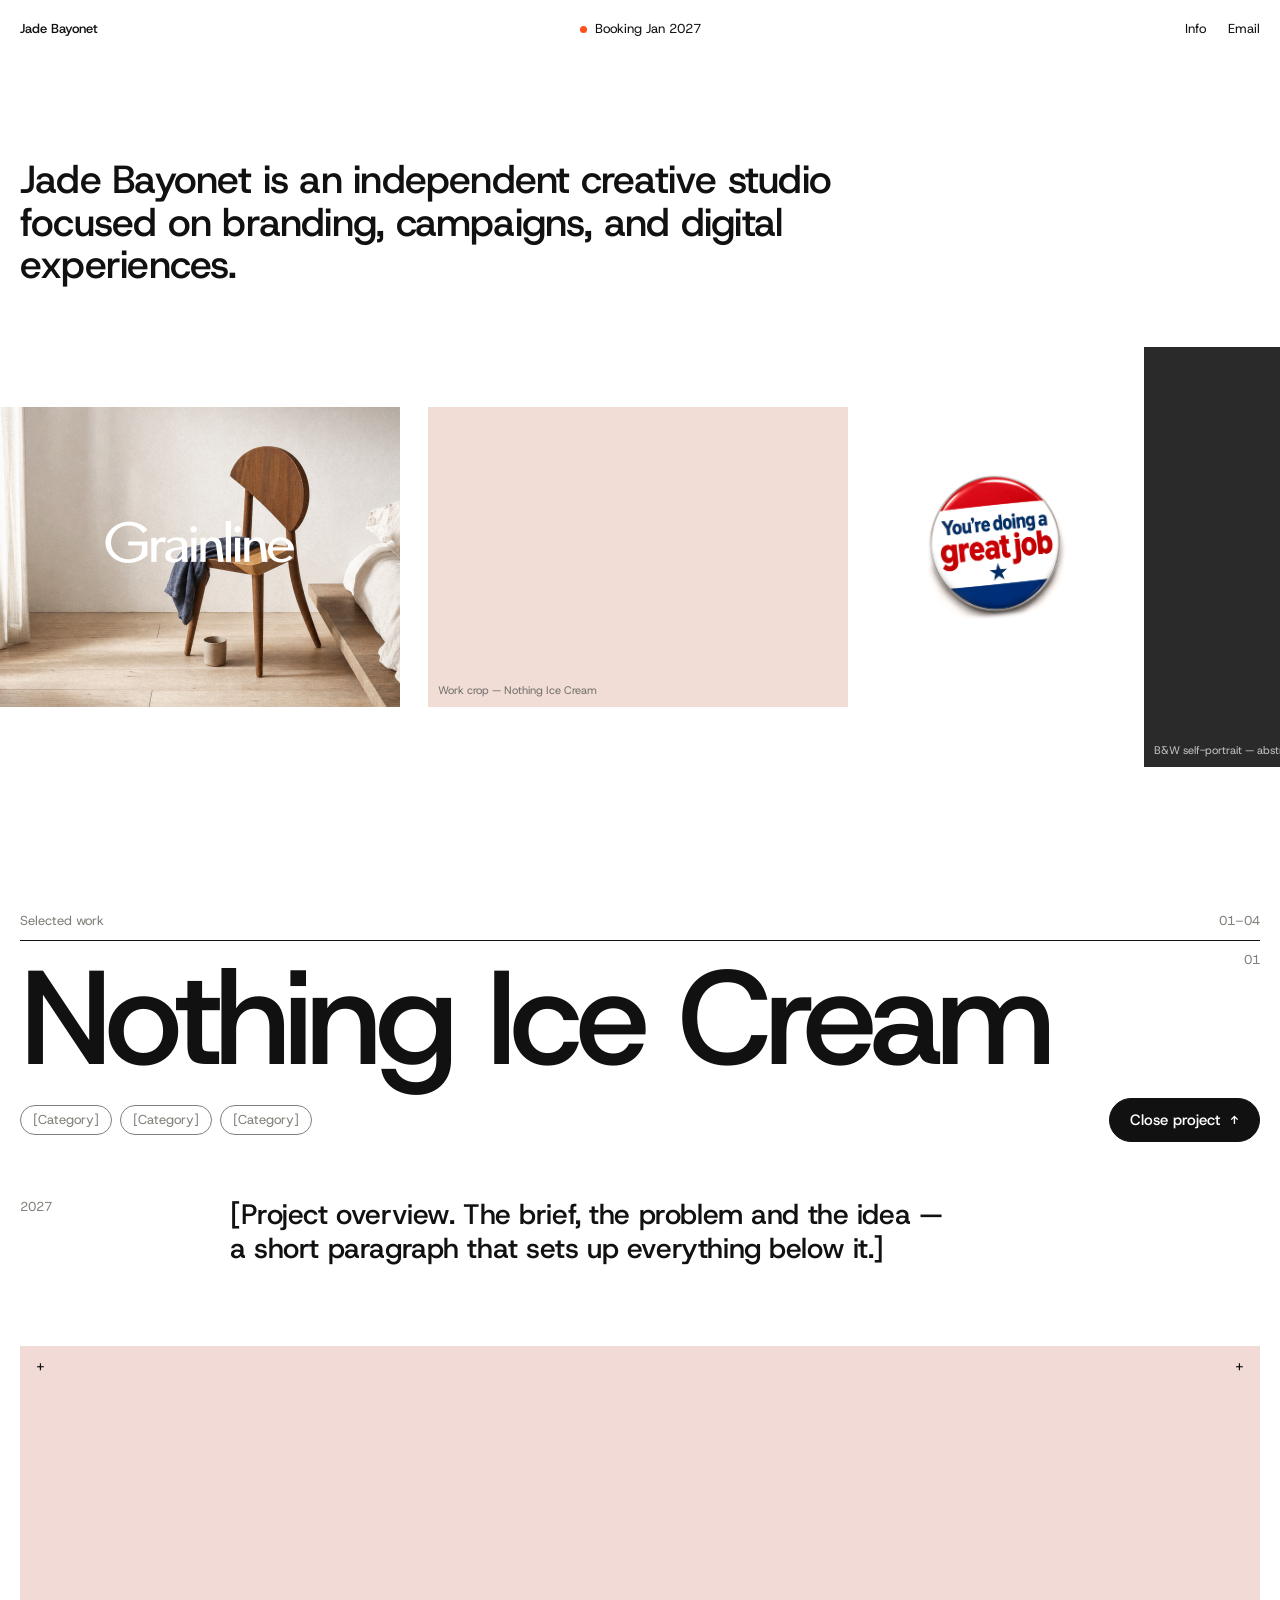
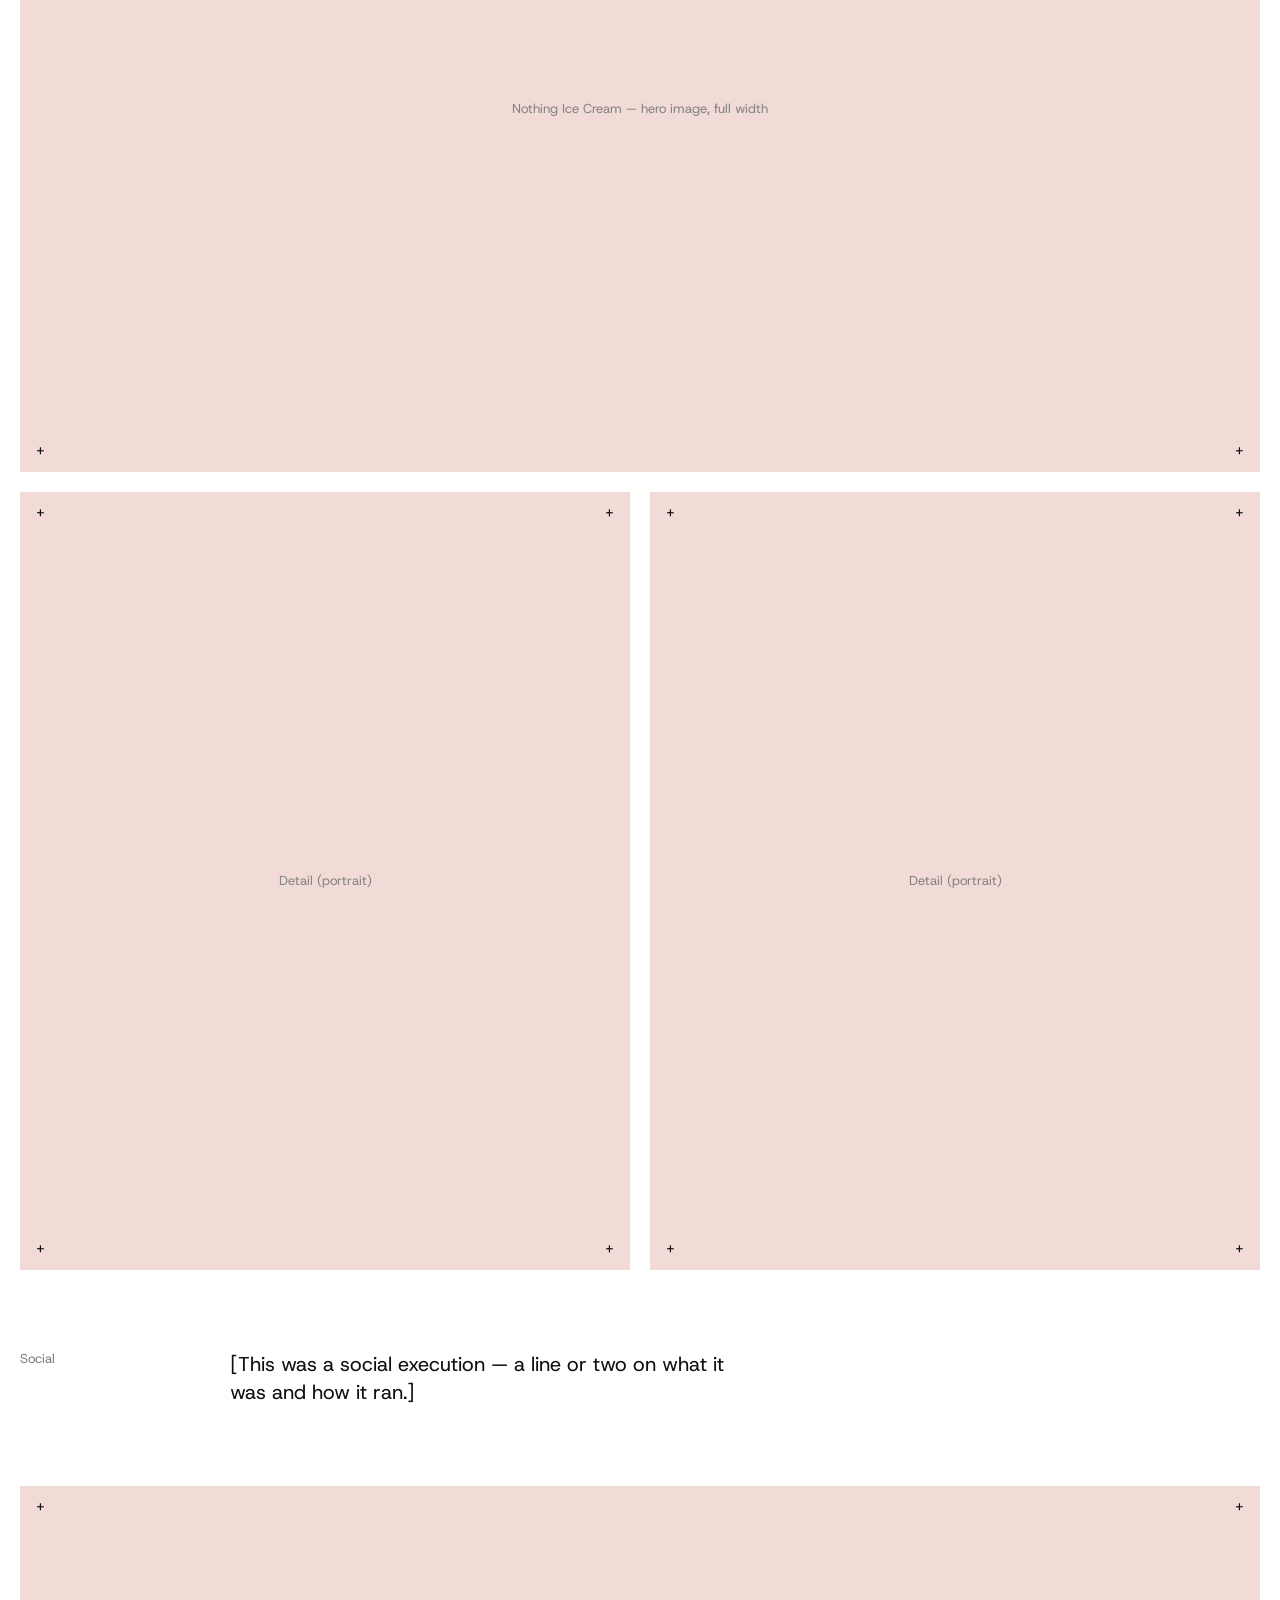
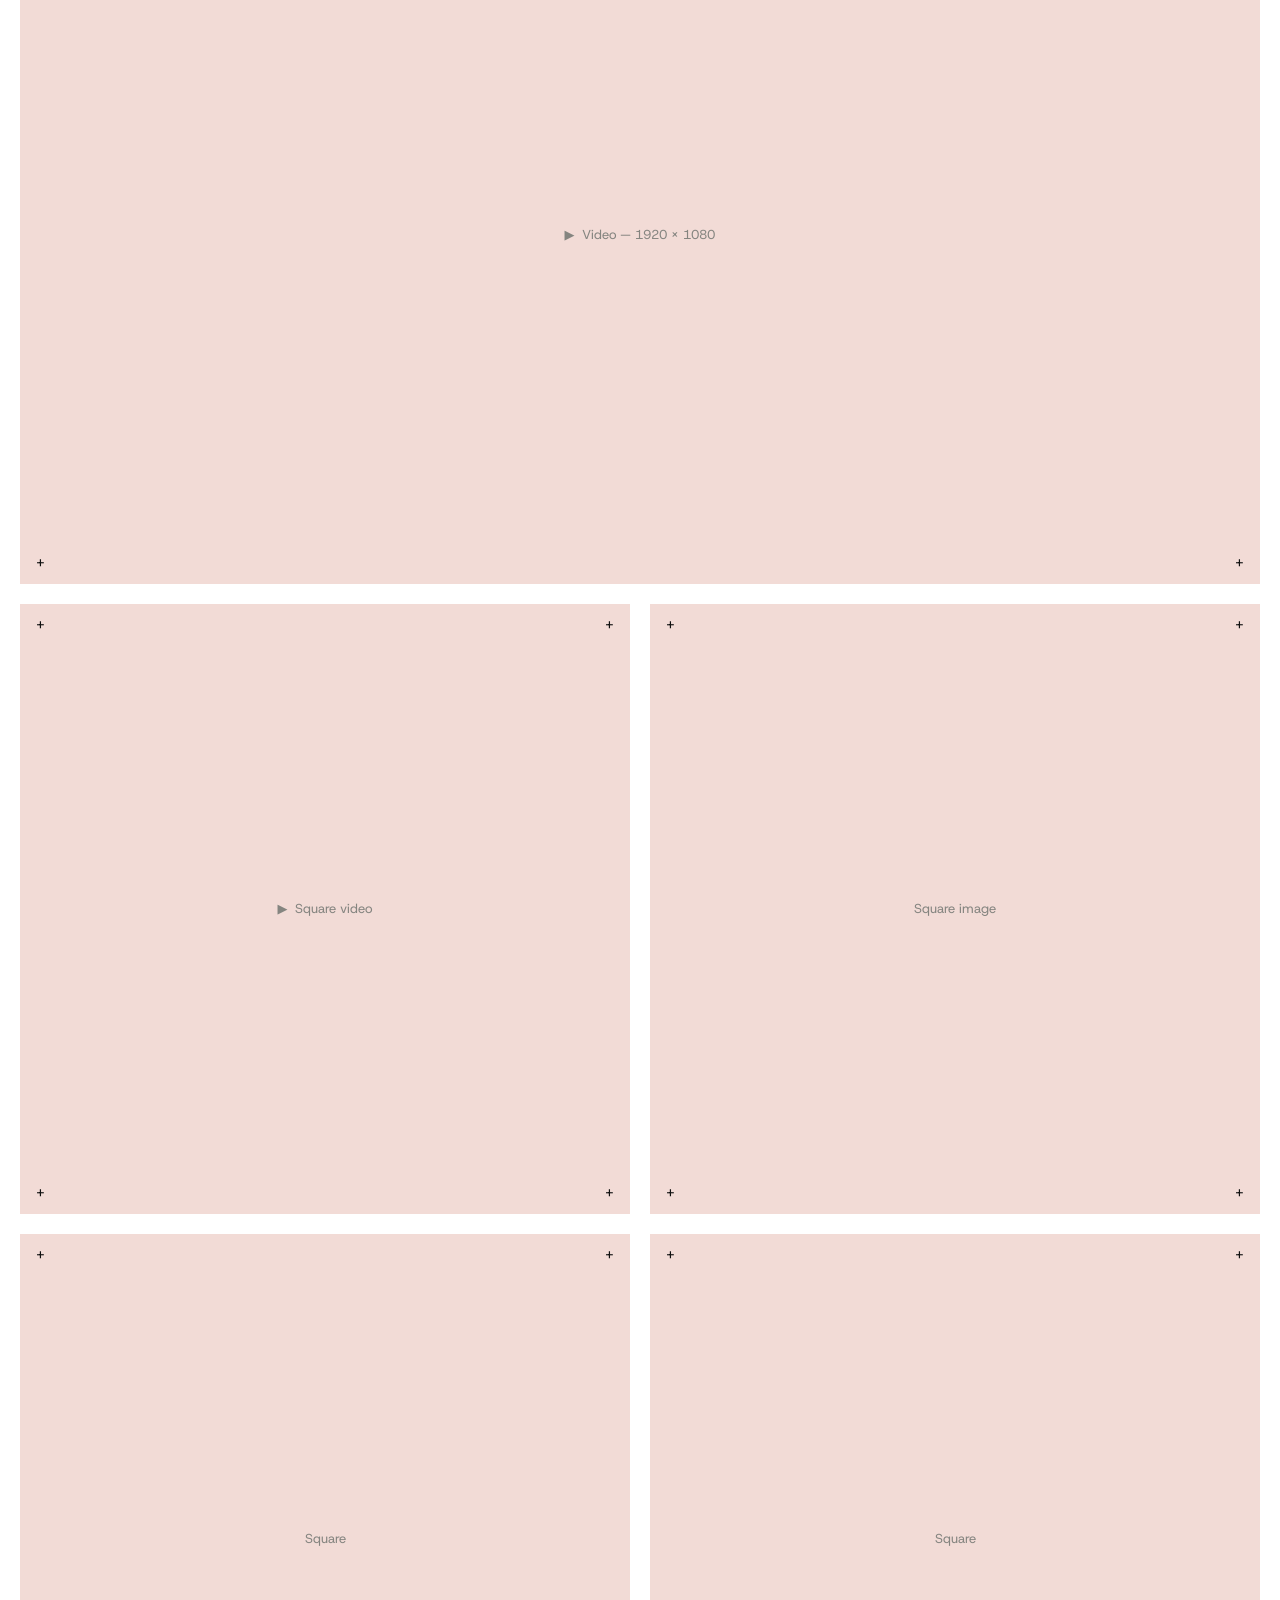
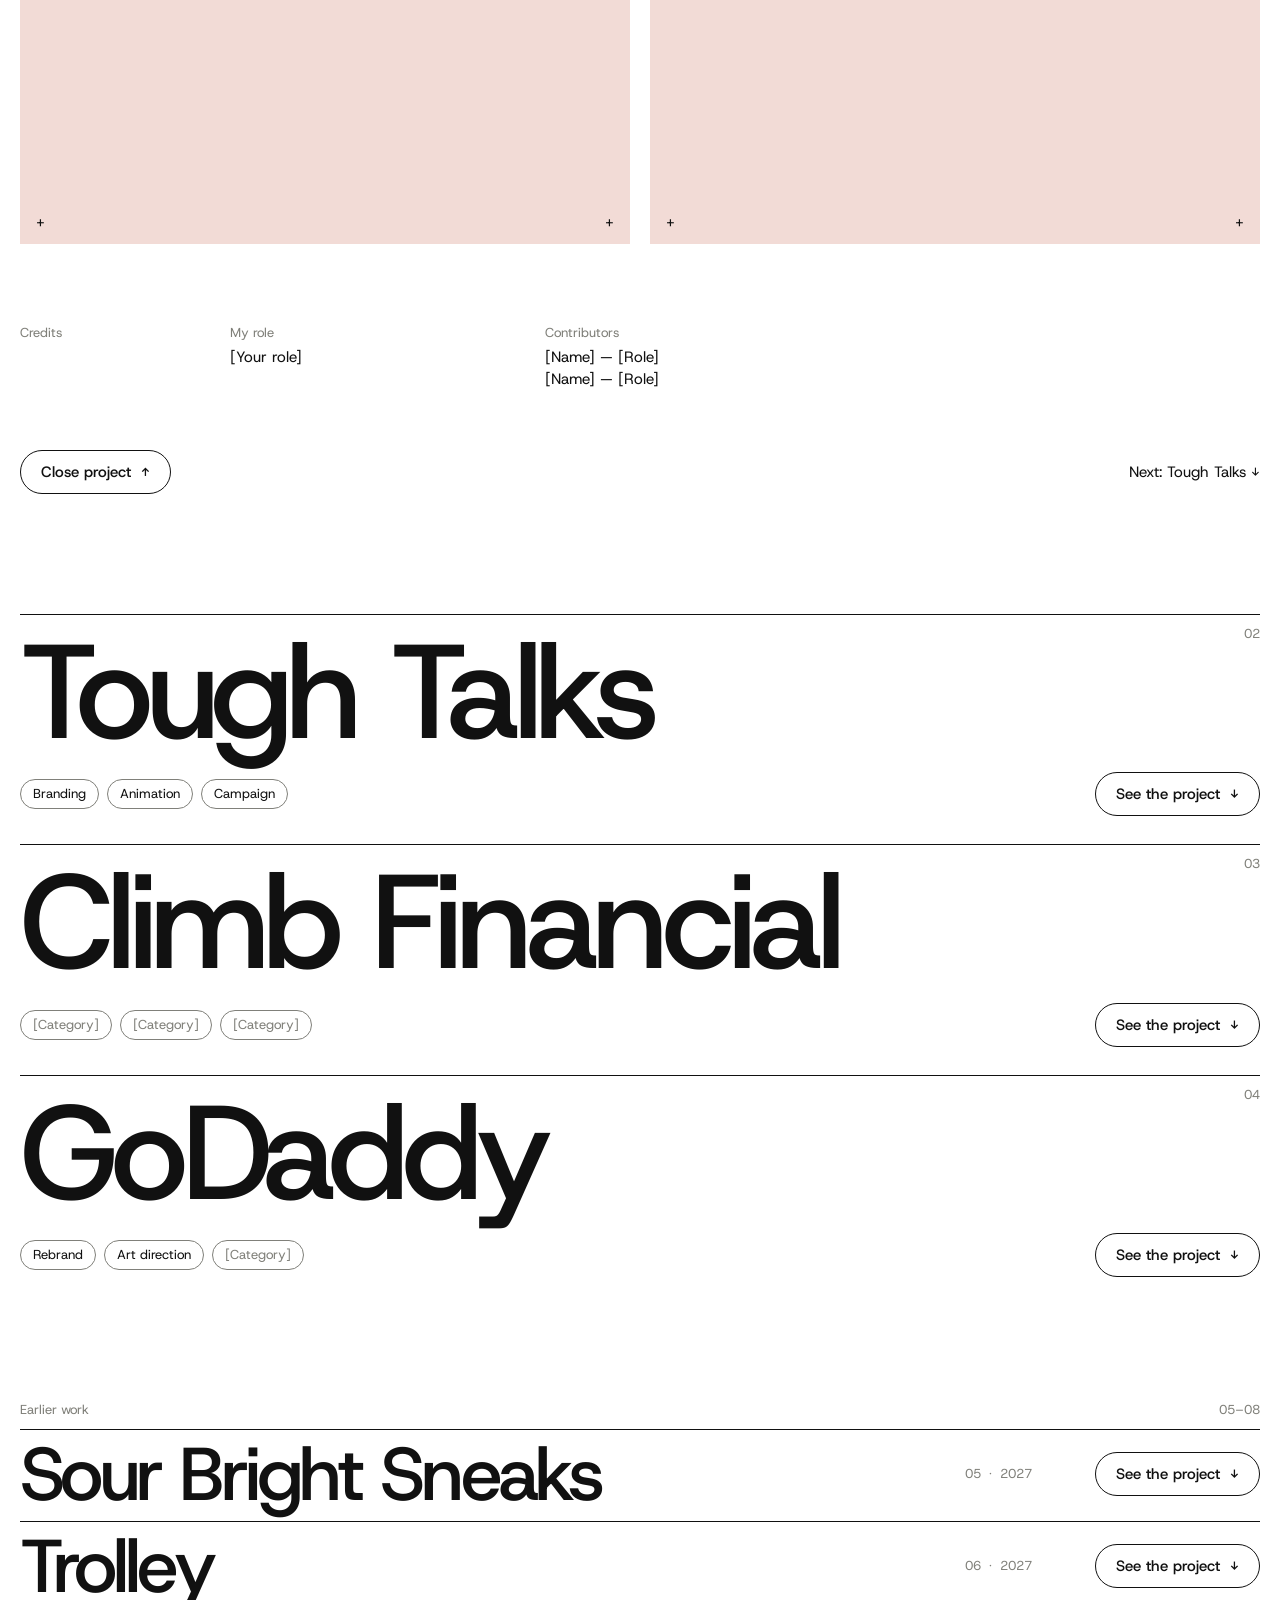
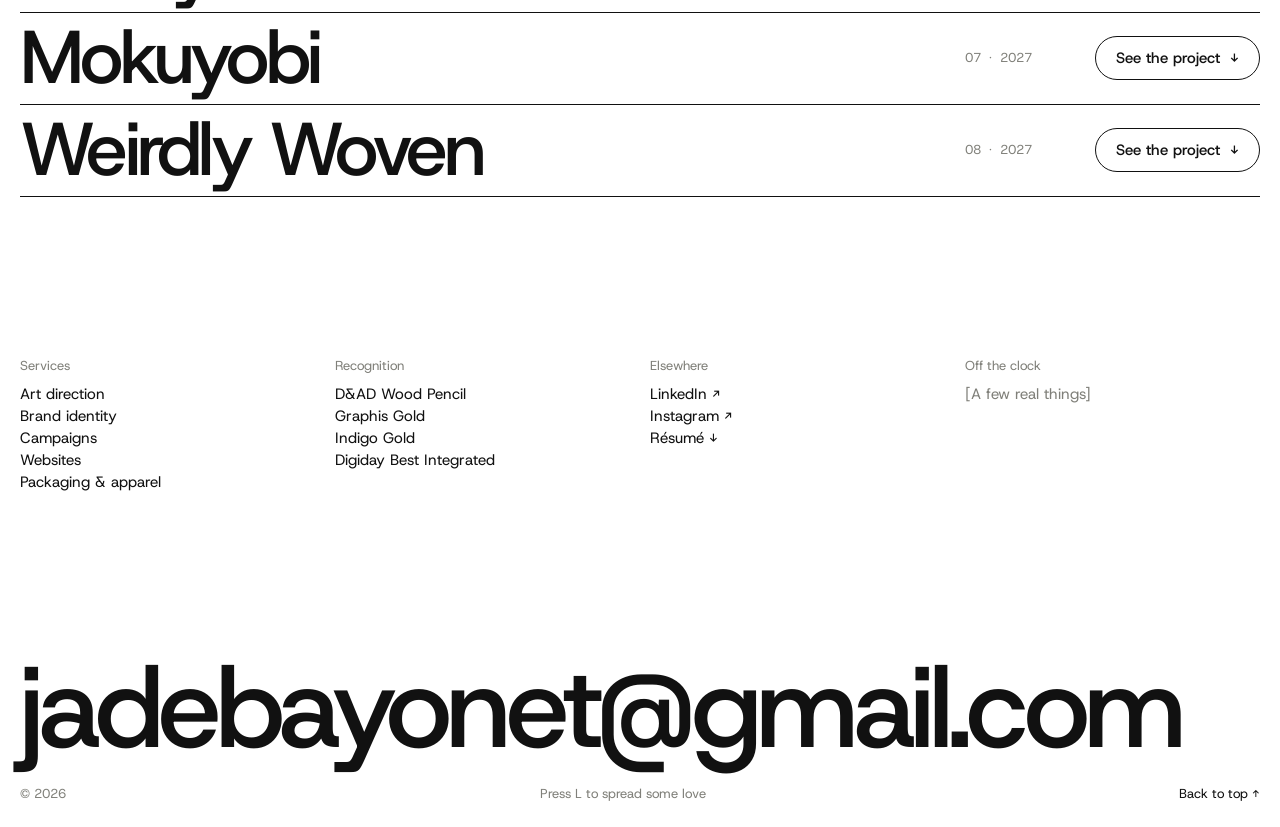
<file: nothing-ice-cream/index.html>
<!doctype html>
<!-- Generated by build.js from index.html. Edit index.html, then run: node build.js -->
<html lang="en">
<head>
  <meta charset="utf-8" />
  <meta name="viewport" content="width=device-width, initial-scale=1" />
  <title>Nothing Ice Cream — Jade Bayonet</title>
  <meta name="description" content="Nothing Ice Cream, a project by Jade Bayonet." />
  <meta property="og:title" content="Nothing Ice Cream — Jade Bayonet" />
  <meta property="og:description" content="Nothing Ice Cream, a project by Jade Bayonet." />
  <meta property="og:type" content="website" />
  <link rel="icon" href="../assets/dot.svg" type="image/svg+xml" />

  <link rel="preconnect" href="https://fonts.googleapis.com" />
  <link rel="preconnect" href="https://fonts.gstatic.com" crossorigin />
  <link href="https://fonts.googleapis.com/css2?family=Host+Grotesk:wght@400;500&display=swap" rel="stylesheet" />
  <!-- Always load the newest CSS/JS (stops Safari & GitHub showing old copies after an edit) -->
  <script>
    var SITE_BASE = "../";
    var SITE_V = "?v=" + Date.now();
    document.write('<link rel="stylesheet" href="' + SITE_BASE + 'css/styles.css' + SITE_V + '" />');
  </script>
  <noscript><link rel="stylesheet" href="../css/styles.css" /></noscript>
</head>
<body>
  <div class="page" id="top">

    <!-- Nav -->
    <header class="nav">
      <a class="nav__name" href="../" data-home>Jade Bayonet</a>
      <p class="nav__status"><img src="../assets/dot.svg" width="7" height="7" alt="" /> Booking Jan 2027</p>
      <nav class="nav__links">
        <a href="#info">Info</a>
        <a href="mailto:jadebayonet@gmail.com">Email</a>
      </nav>
    </header>

    <!-- Intro -->
    <section class="intro">
      <h1 class="intro__text">Jade Bayonet is an independent creative studio focused on branding, campaigns, and digital experiences.</h1>
    </section>

    <!-- Ticker (filled from js/projects.js → TICKER) -->
    <section class="ticker" aria-label="Selected images">
      <div class="ticker__track" id="ticker"></div>
    </section>

    <!-- Selected work (filled from js/projects.js → PROJECTS, group "selected") -->
    <section class="work work--selected" aria-labelledby="selected-label">
      <div class="label">
        <h2 id="selected-label">Selected work</h2>
        <span id="selected-range">01–04</span>
      </div>
      <div id="selected-list"></div>
    </section>

    <!-- Earlier work (group "earlier") -->
    <section class="work work--earlier" aria-labelledby="earlier-label">
      <div class="label">
        <h2 id="earlier-label">Earlier work</h2>
        <span id="earlier-range">05–08</span>
      </div>
      <div id="earlier-list"></div>
      <div class="rule"></div>
    </section>

    <!-- Info -->
    <section class="info" id="info">
      <div class="info__col">
        <h3>Services</h3>
        <ul>
          <li>Art direction</li>
          <li>Brand identity</li>
          <li>Campaigns</li>
          <li>Websites</li>
          <li>Packaging &amp; apparel</li>
        </ul>
      </div>
      <div class="info__col">
        <h3>Recognition</h3>
        <ul>
          <li>D&amp;AD Wood Pencil</li>
          <li>Graphis Gold</li>
          <li>Indigo Gold</li>
          <li>Digiday Best Integrated</li>
        </ul>
      </div>
      <div class="info__col">
        <h3>Elsewhere</h3>
        <ul>
          <li><a href="#" target="_blank" rel="noopener">LinkedIn ↗</a></li>
          <li><a href="#" target="_blank" rel="noopener">Instagram ↗</a></li>
          <li><a href="#" download>Résumé ↓</a></li>
        </ul>
      </div>
      <div class="info__col info__col--muted">
        <h3>Off the clock</h3>
        <p>[A few real things]</p>
      </div>
    </section>

    <!-- Footer -->
    <footer class="footer">
      <a class="footer__email" href="mailto:jadebayonet@gmail.com">jadebayonet@gmail.com</a>
      <div class="footer__bar">
        <span class="muted">© <span id="year">2026</span></span>
        <button type="button" class="muted footer__hint" data-love>Press L to spread some love</button>
        <a href="#top" data-top>Back to top ↑</a>
      </div>
    </footer>
  </div>

  <script>
    document.write('<script src="' + SITE_BASE + 'js/projects.js' + SITE_V + '"><\/script>');
    document.write('<script src="' + SITE_BASE + 'js/main.js' + SITE_V + '"><\/script>');
  </script>
</body>
</html>
</file>
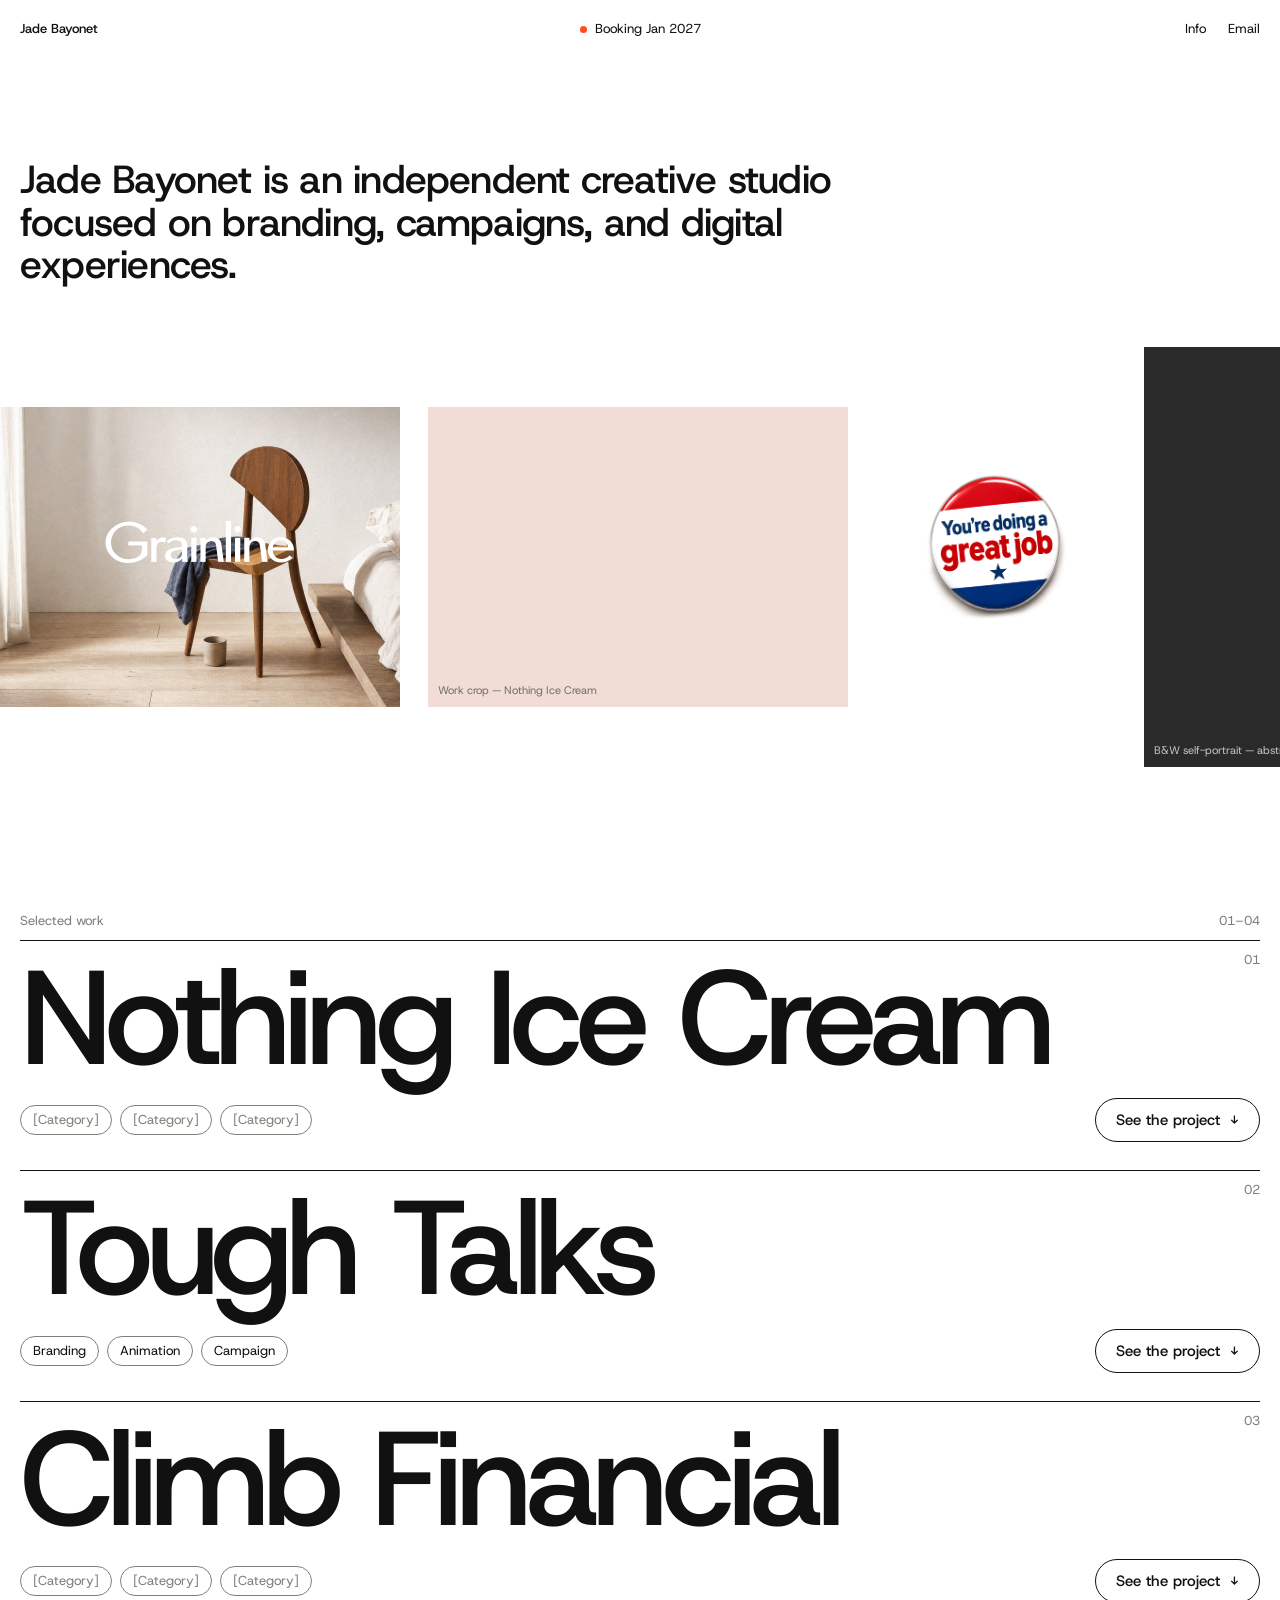
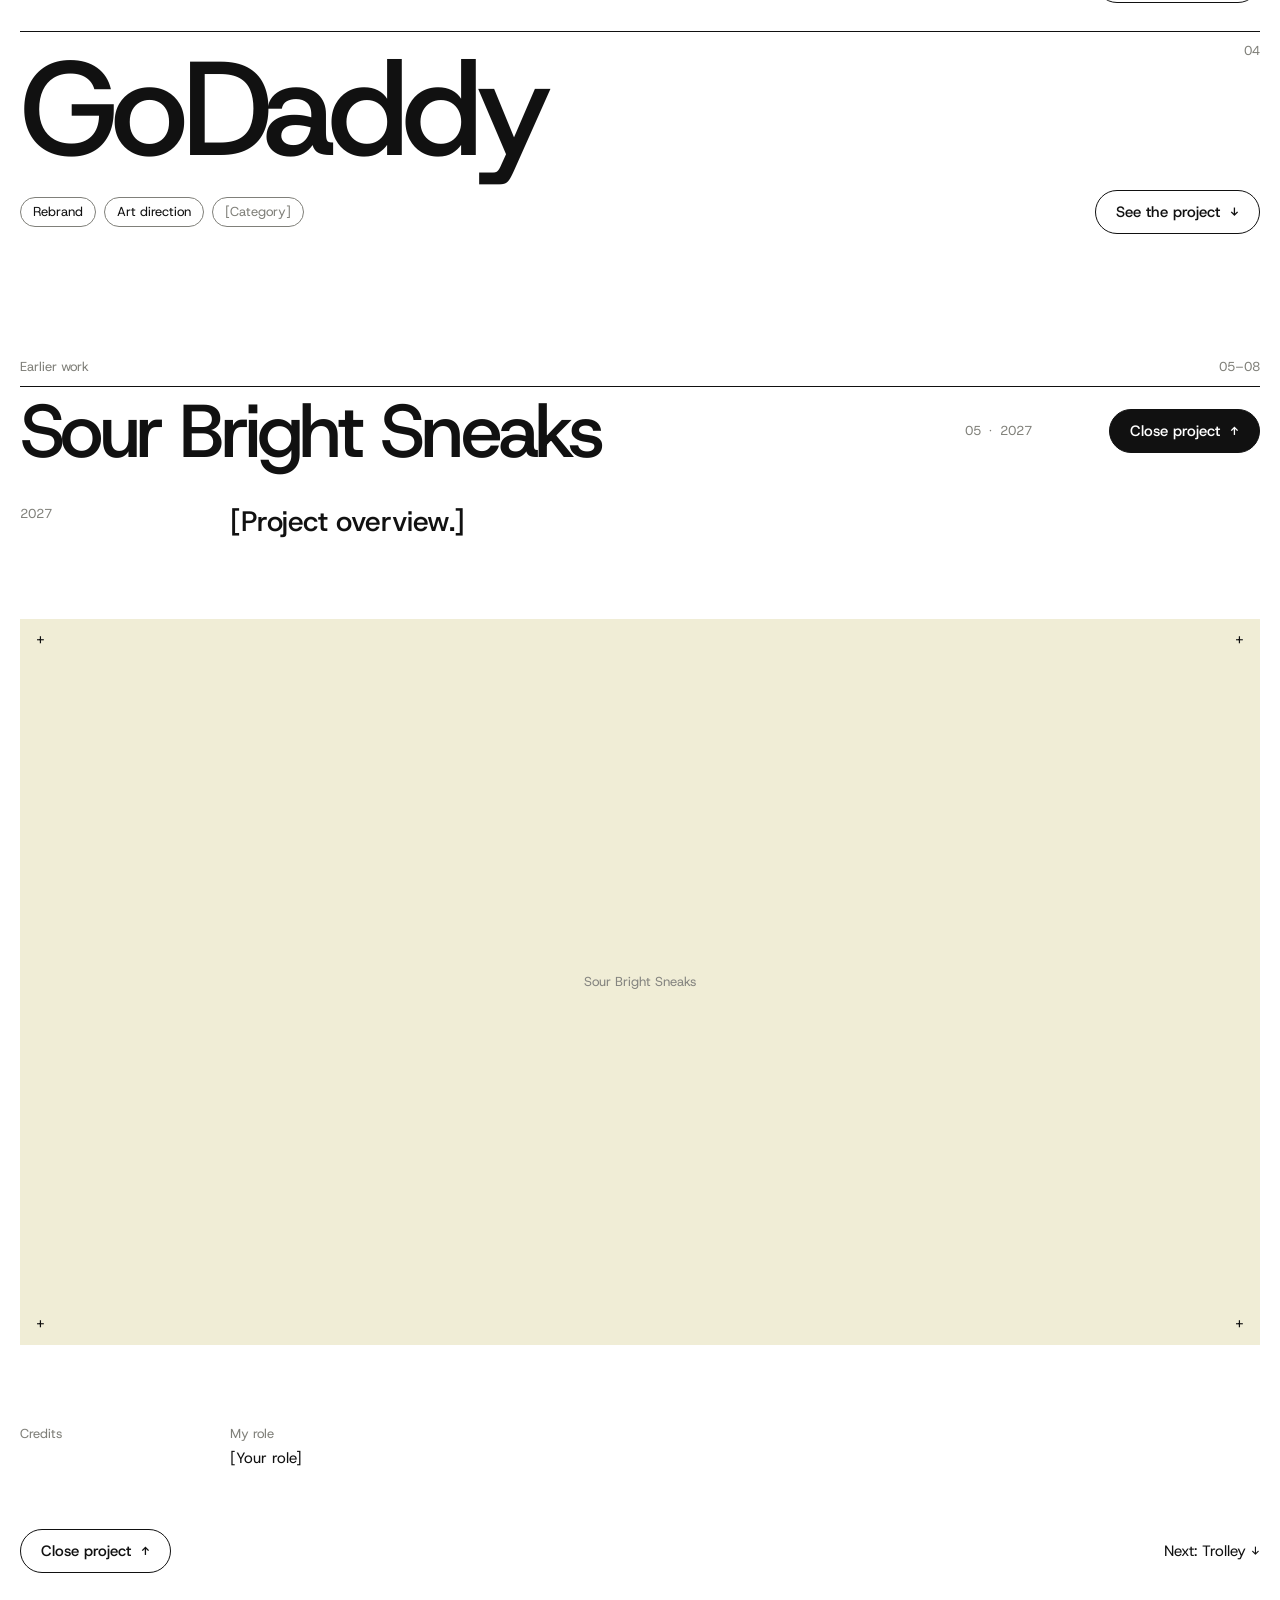
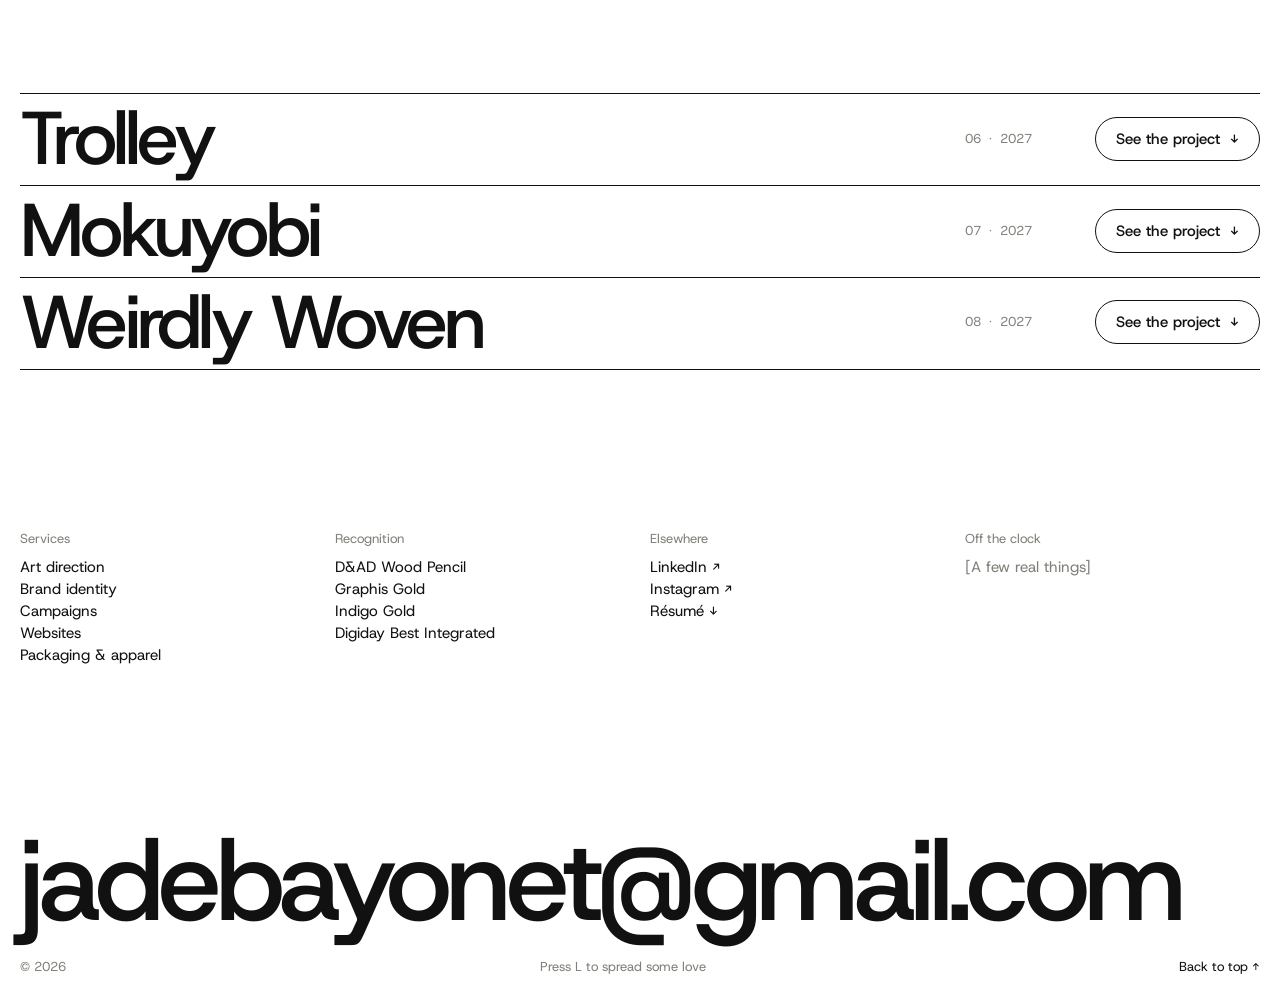
<file: sour-bright-sneaks/index.html>
<!doctype html>
<!-- Generated by build.js from index.html. Edit index.html, then run: node build.js -->
<html lang="en">
<head>
  <meta charset="utf-8" />
  <meta name="viewport" content="width=device-width, initial-scale=1" />
  <title>Sour Bright Sneaks — Jade Bayonet</title>
  <meta name="description" content="Sour Bright Sneaks, a project by Jade Bayonet." />
  <meta property="og:title" content="Sour Bright Sneaks — Jade Bayonet" />
  <meta property="og:description" content="Sour Bright Sneaks, a project by Jade Bayonet." />
  <meta property="og:type" content="website" />
  <link rel="icon" href="../assets/dot.svg" type="image/svg+xml" />

  <link rel="preconnect" href="https://fonts.googleapis.com" />
  <link rel="preconnect" href="https://fonts.gstatic.com" crossorigin />
  <link href="https://fonts.googleapis.com/css2?family=Host+Grotesk:wght@400;500&display=swap" rel="stylesheet" />
  <!-- Always load the newest CSS/JS (stops Safari & GitHub showing old copies after an edit) -->
  <script>
    var SITE_BASE = "../";
    var SITE_V = "?v=" + Date.now();
    document.write('<link rel="stylesheet" href="' + SITE_BASE + 'css/styles.css' + SITE_V + '" />');
  </script>
  <noscript><link rel="stylesheet" href="../css/styles.css" /></noscript>
</head>
<body>
  <div class="page" id="top">

    <!-- Nav -->
    <header class="nav">
      <a class="nav__name" href="../" data-home>Jade Bayonet</a>
      <p class="nav__status"><img src="../assets/dot.svg" width="7" height="7" alt="" /> Booking Jan 2027</p>
      <nav class="nav__links">
        <a href="#info">Info</a>
        <a href="mailto:jadebayonet@gmail.com">Email</a>
      </nav>
    </header>

    <!-- Intro -->
    <section class="intro">
      <h1 class="intro__text">Jade Bayonet is an independent creative studio focused on branding, campaigns, and digital experiences.</h1>
    </section>

    <!-- Ticker (filled from js/projects.js → TICKER) -->
    <section class="ticker" aria-label="Selected images">
      <div class="ticker__track" id="ticker"></div>
    </section>

    <!-- Selected work (filled from js/projects.js → PROJECTS, group "selected") -->
    <section class="work work--selected" aria-labelledby="selected-label">
      <div class="label">
        <h2 id="selected-label">Selected work</h2>
        <span id="selected-range">01–04</span>
      </div>
      <div id="selected-list"></div>
    </section>

    <!-- Earlier work (group "earlier") -->
    <section class="work work--earlier" aria-labelledby="earlier-label">
      <div class="label">
        <h2 id="earlier-label">Earlier work</h2>
        <span id="earlier-range">05–08</span>
      </div>
      <div id="earlier-list"></div>
      <div class="rule"></div>
    </section>

    <!-- Info -->
    <section class="info" id="info">
      <div class="info__col">
        <h3>Services</h3>
        <ul>
          <li>Art direction</li>
          <li>Brand identity</li>
          <li>Campaigns</li>
          <li>Websites</li>
          <li>Packaging &amp; apparel</li>
        </ul>
      </div>
      <div class="info__col">
        <h3>Recognition</h3>
        <ul>
          <li>D&amp;AD Wood Pencil</li>
          <li>Graphis Gold</li>
          <li>Indigo Gold</li>
          <li>Digiday Best Integrated</li>
        </ul>
      </div>
      <div class="info__col">
        <h3>Elsewhere</h3>
        <ul>
          <li><a href="#" target="_blank" rel="noopener">LinkedIn ↗</a></li>
          <li><a href="#" target="_blank" rel="noopener">Instagram ↗</a></li>
          <li><a href="#" download>Résumé ↓</a></li>
        </ul>
      </div>
      <div class="info__col info__col--muted">
        <h3>Off the clock</h3>
        <p>[A few real things]</p>
      </div>
    </section>

    <!-- Footer -->
    <footer class="footer">
      <a class="footer__email" href="mailto:jadebayonet@gmail.com">jadebayonet@gmail.com</a>
      <div class="footer__bar">
        <span class="muted">© <span id="year">2026</span></span>
        <button type="button" class="muted footer__hint" data-love>Press L to spread some love</button>
        <a href="#top" data-top>Back to top ↑</a>
      </div>
    </footer>
  </div>

  <script>
    document.write('<script src="' + SITE_BASE + 'js/projects.js' + SITE_V + '"><\/script>');
    document.write('<script src="' + SITE_BASE + 'js/main.js' + SITE_V + '"><\/script>');
  </script>
</body>
</html>
</file>
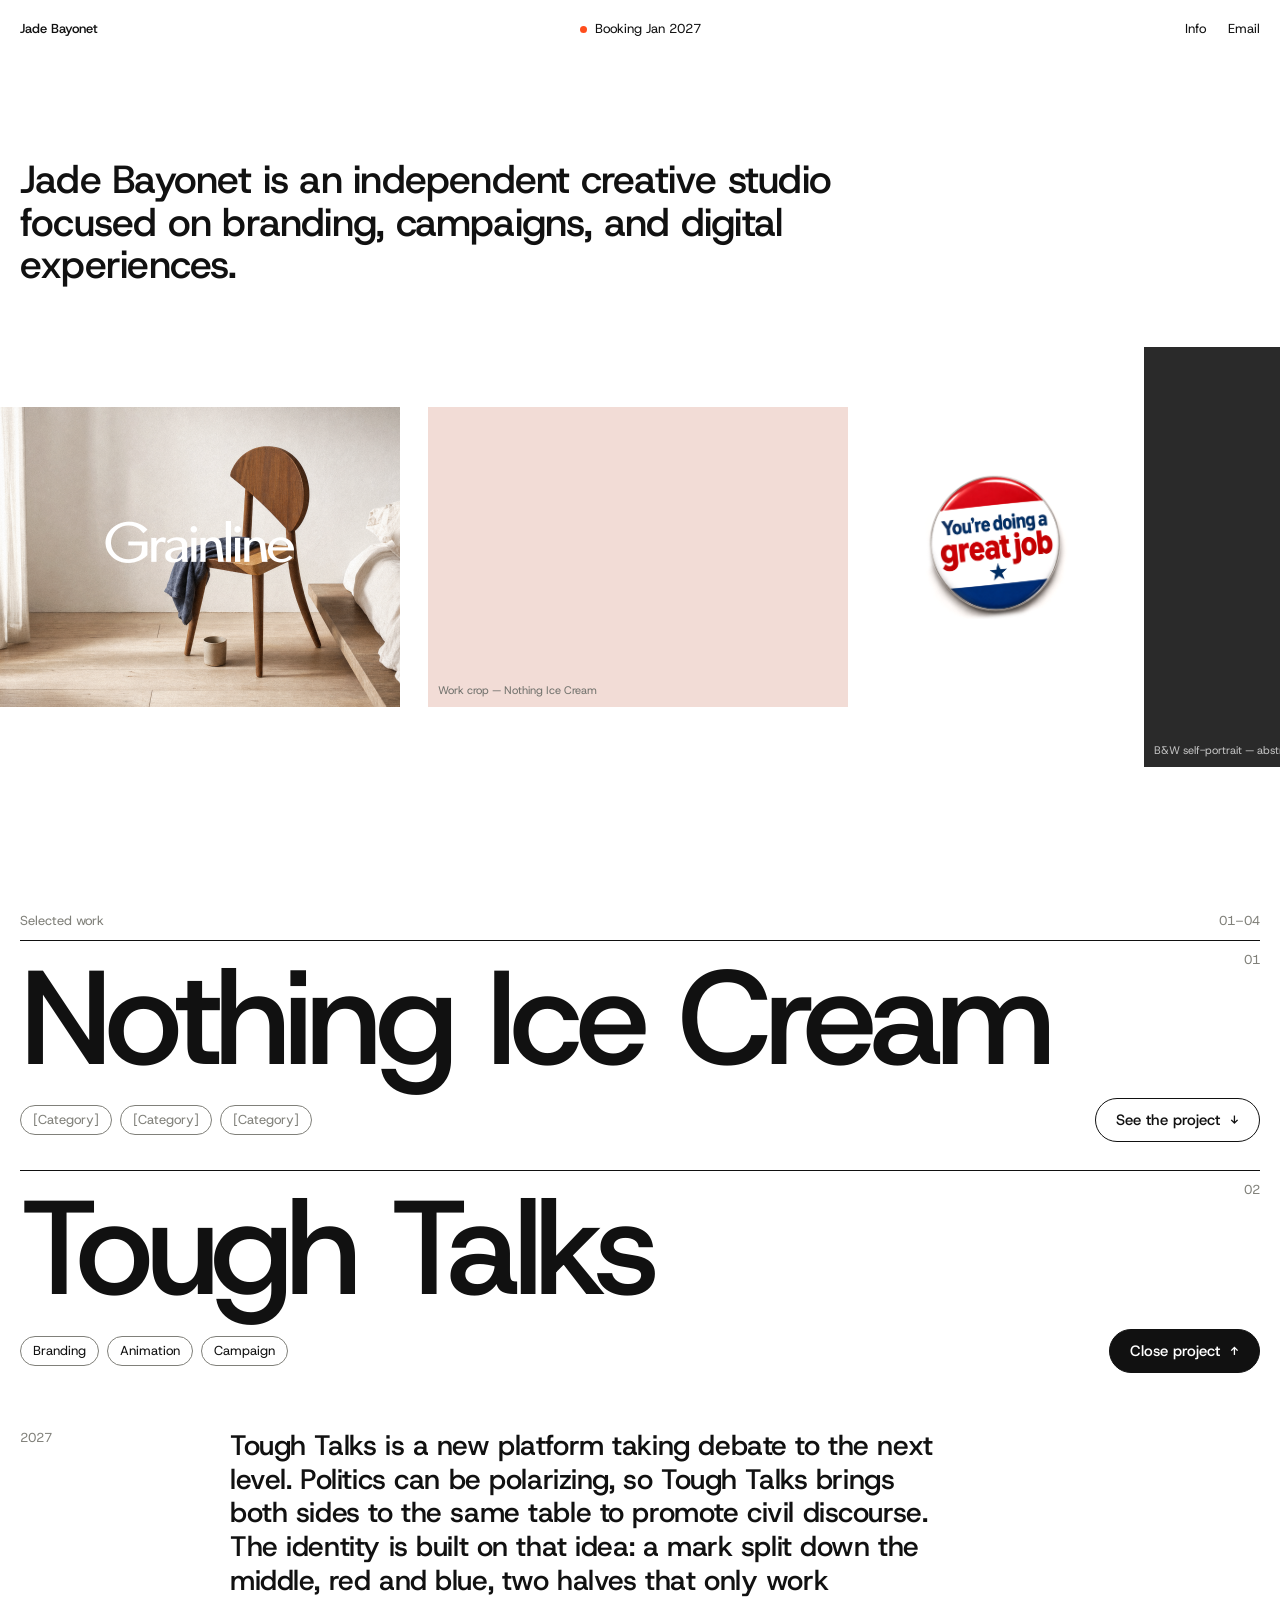
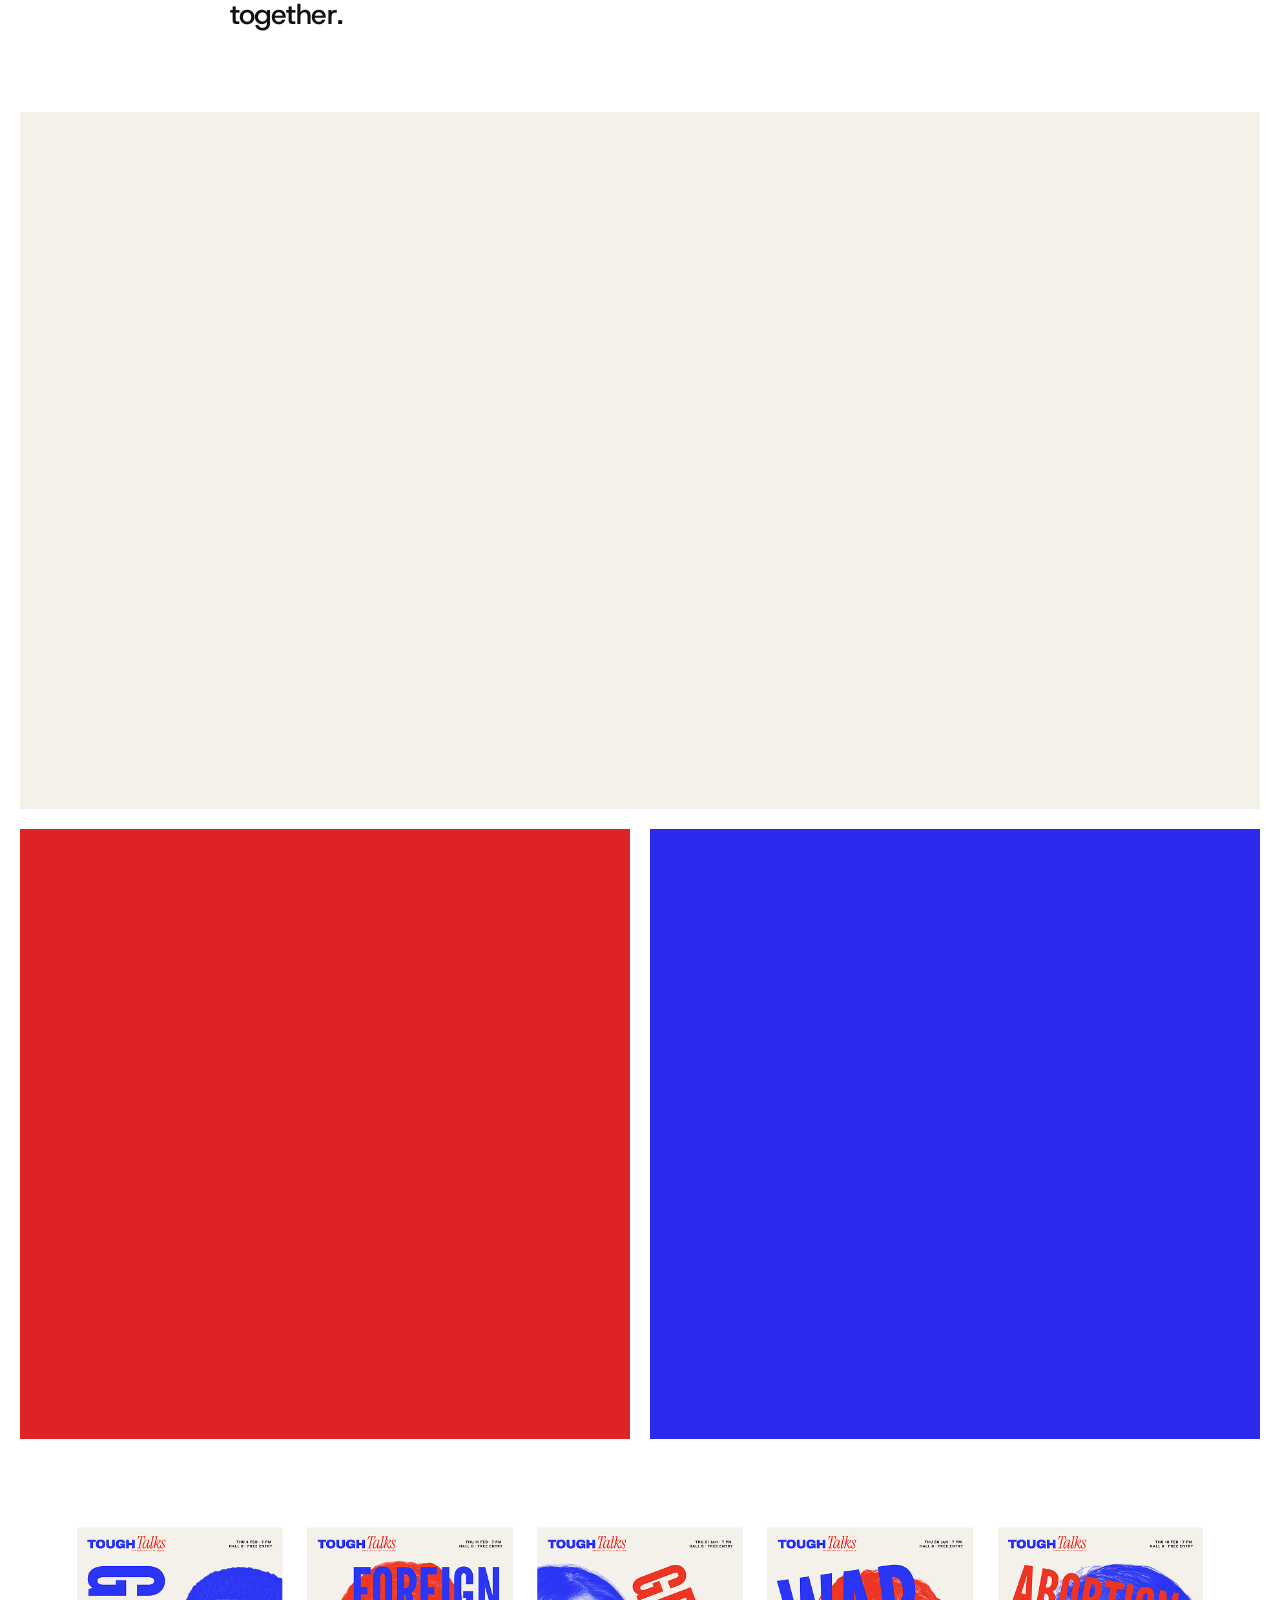
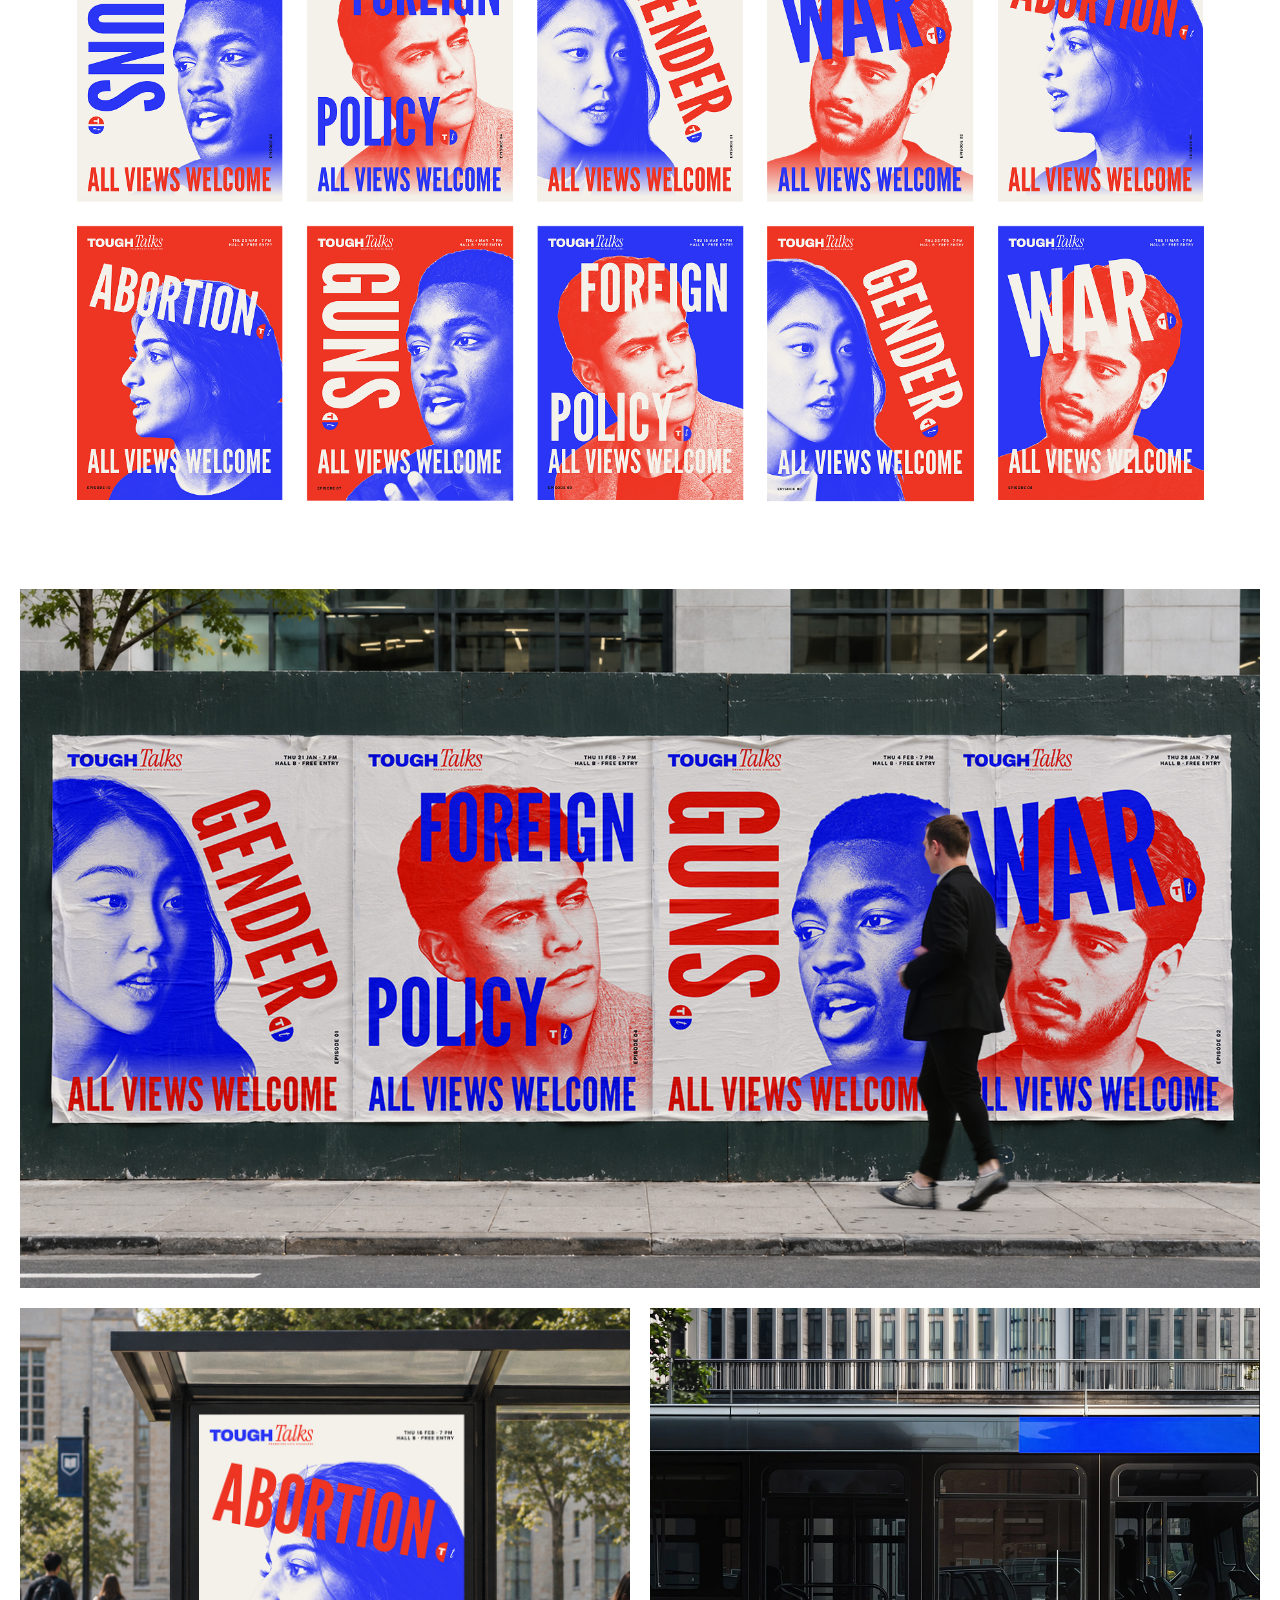
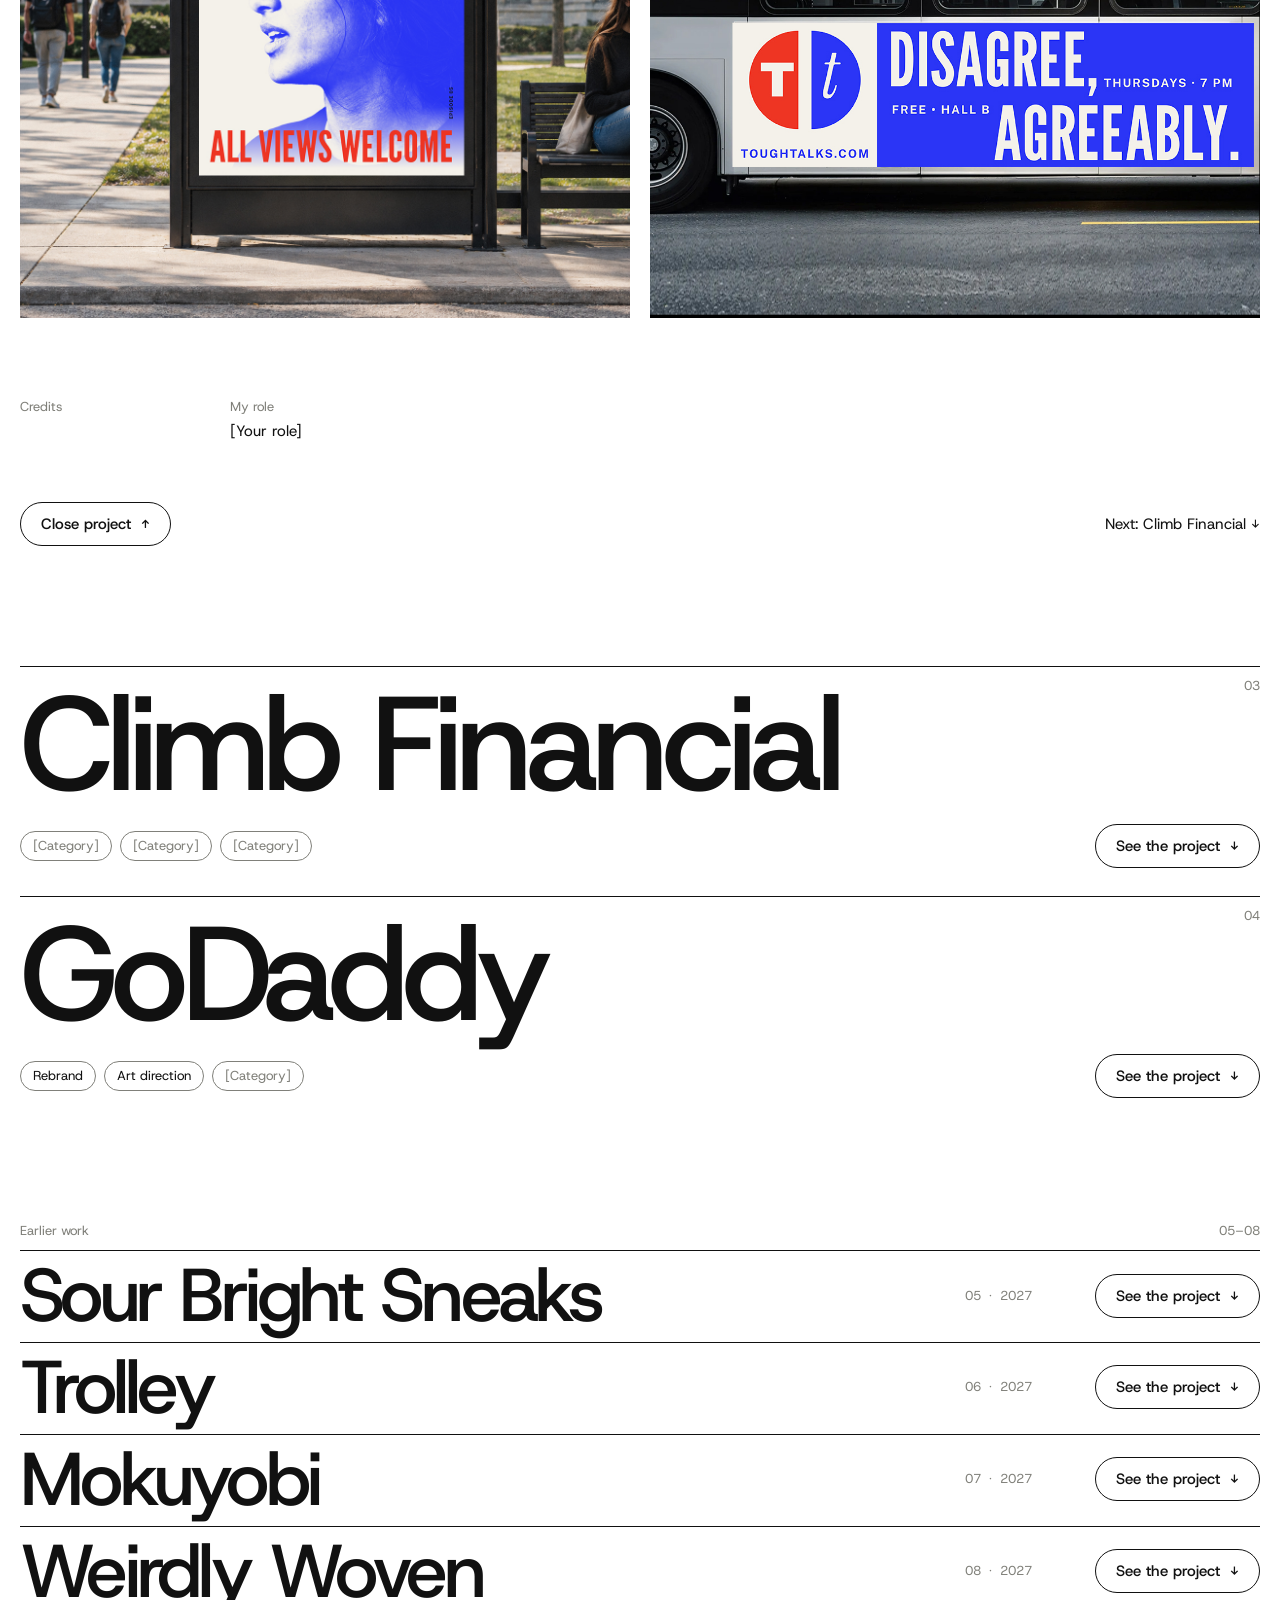
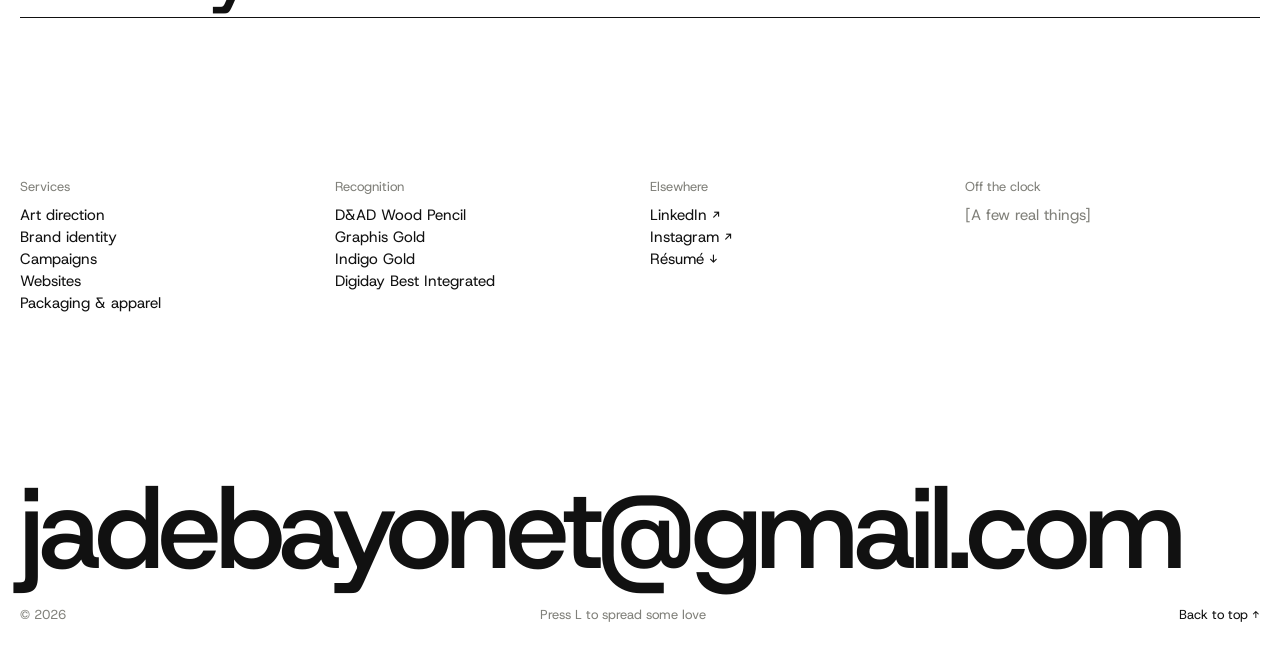
<file: tough-talks/index.html>
<!doctype html>
<!-- Generated by build.js from index.html. Edit index.html, then run: node build.js -->
<html lang="en">
<head>
  <meta charset="utf-8" />
  <meta name="viewport" content="width=device-width, initial-scale=1" />
  <title>Tough Talks — Jade Bayonet</title>
  <meta name="description" content="Tough Talks is a new platform taking debate to the next level. Politics can be polarizing, so Tough Talks brings both sides to the same table to promote civil discourse. The identity is built on that idea: a mark split down the middle, red and blue, two halves that only work together." />
  <meta property="og:title" content="Tough Talks — Jade Bayonet" />
  <meta property="og:description" content="Tough Talks is a new platform taking debate to the next level. Politics can be polarizing, so Tough Talks brings both sides to the same table to promote civil discourse. The identity is built on that idea: a mark split down the middle, red and blue, two halves that only work together." />
  <meta property="og:type" content="website" />
  <link rel="icon" href="../assets/dot.svg" type="image/svg+xml" />

  <link rel="preconnect" href="https://fonts.googleapis.com" />
  <link rel="preconnect" href="https://fonts.gstatic.com" crossorigin />
  <link href="https://fonts.googleapis.com/css2?family=Host+Grotesk:wght@400;500&display=swap" rel="stylesheet" />
  <!-- Always load the newest CSS/JS (stops Safari & GitHub showing old copies after an edit) -->
  <script>
    var SITE_BASE = "../";
    var SITE_V = "?v=" + Date.now();
    document.write('<link rel="stylesheet" href="' + SITE_BASE + 'css/styles.css' + SITE_V + '" />');
  </script>
  <noscript><link rel="stylesheet" href="../css/styles.css" /></noscript>
</head>
<body>
  <div class="page" id="top">

    <!-- Nav -->
    <header class="nav">
      <a class="nav__name" href="../" data-home>Jade Bayonet</a>
      <p class="nav__status"><img src="../assets/dot.svg" width="7" height="7" alt="" /> Booking Jan 2027</p>
      <nav class="nav__links">
        <a href="#info">Info</a>
        <a href="mailto:jadebayonet@gmail.com">Email</a>
      </nav>
    </header>

    <!-- Intro -->
    <section class="intro">
      <h1 class="intro__text">Jade Bayonet is an independent creative studio focused on branding, campaigns, and digital experiences.</h1>
    </section>

    <!-- Ticker (filled from js/projects.js → TICKER) -->
    <section class="ticker" aria-label="Selected images">
      <div class="ticker__track" id="ticker"></div>
    </section>

    <!-- Selected work (filled from js/projects.js → PROJECTS, group "selected") -->
    <section class="work work--selected" aria-labelledby="selected-label">
      <div class="label">
        <h2 id="selected-label">Selected work</h2>
        <span id="selected-range">01–04</span>
      </div>
      <div id="selected-list"></div>
    </section>

    <!-- Earlier work (group "earlier") -->
    <section class="work work--earlier" aria-labelledby="earlier-label">
      <div class="label">
        <h2 id="earlier-label">Earlier work</h2>
        <span id="earlier-range">05–08</span>
      </div>
      <div id="earlier-list"></div>
      <div class="rule"></div>
    </section>

    <!-- Info -->
    <section class="info" id="info">
      <div class="info__col">
        <h3>Services</h3>
        <ul>
          <li>Art direction</li>
          <li>Brand identity</li>
          <li>Campaigns</li>
          <li>Websites</li>
          <li>Packaging &amp; apparel</li>
        </ul>
      </div>
      <div class="info__col">
        <h3>Recognition</h3>
        <ul>
          <li>D&amp;AD Wood Pencil</li>
          <li>Graphis Gold</li>
          <li>Indigo Gold</li>
          <li>Digiday Best Integrated</li>
        </ul>
      </div>
      <div class="info__col">
        <h3>Elsewhere</h3>
        <ul>
          <li><a href="#" target="_blank" rel="noopener">LinkedIn ↗</a></li>
          <li><a href="#" target="_blank" rel="noopener">Instagram ↗</a></li>
          <li><a href="#" download>Résumé ↓</a></li>
        </ul>
      </div>
      <div class="info__col info__col--muted">
        <h3>Off the clock</h3>
        <p>[A few real things]</p>
      </div>
    </section>

    <!-- Footer -->
    <footer class="footer">
      <a class="footer__email" href="mailto:jadebayonet@gmail.com">jadebayonet@gmail.com</a>
      <div class="footer__bar">
        <span class="muted">© <span id="year">2026</span></span>
        <button type="button" class="muted footer__hint" data-love>Press L to spread some love</button>
        <a href="#top" data-top>Back to top ↑</a>
      </div>
    </footer>
  </div>

  <script>
    document.write('<script src="' + SITE_BASE + 'js/projects.js' + SITE_V + '"><\/script>');
    document.write('<script src="' + SITE_BASE + 'js/main.js' + SITE_V + '"><\/script>');
  </script>
</body>
</html>
</file>
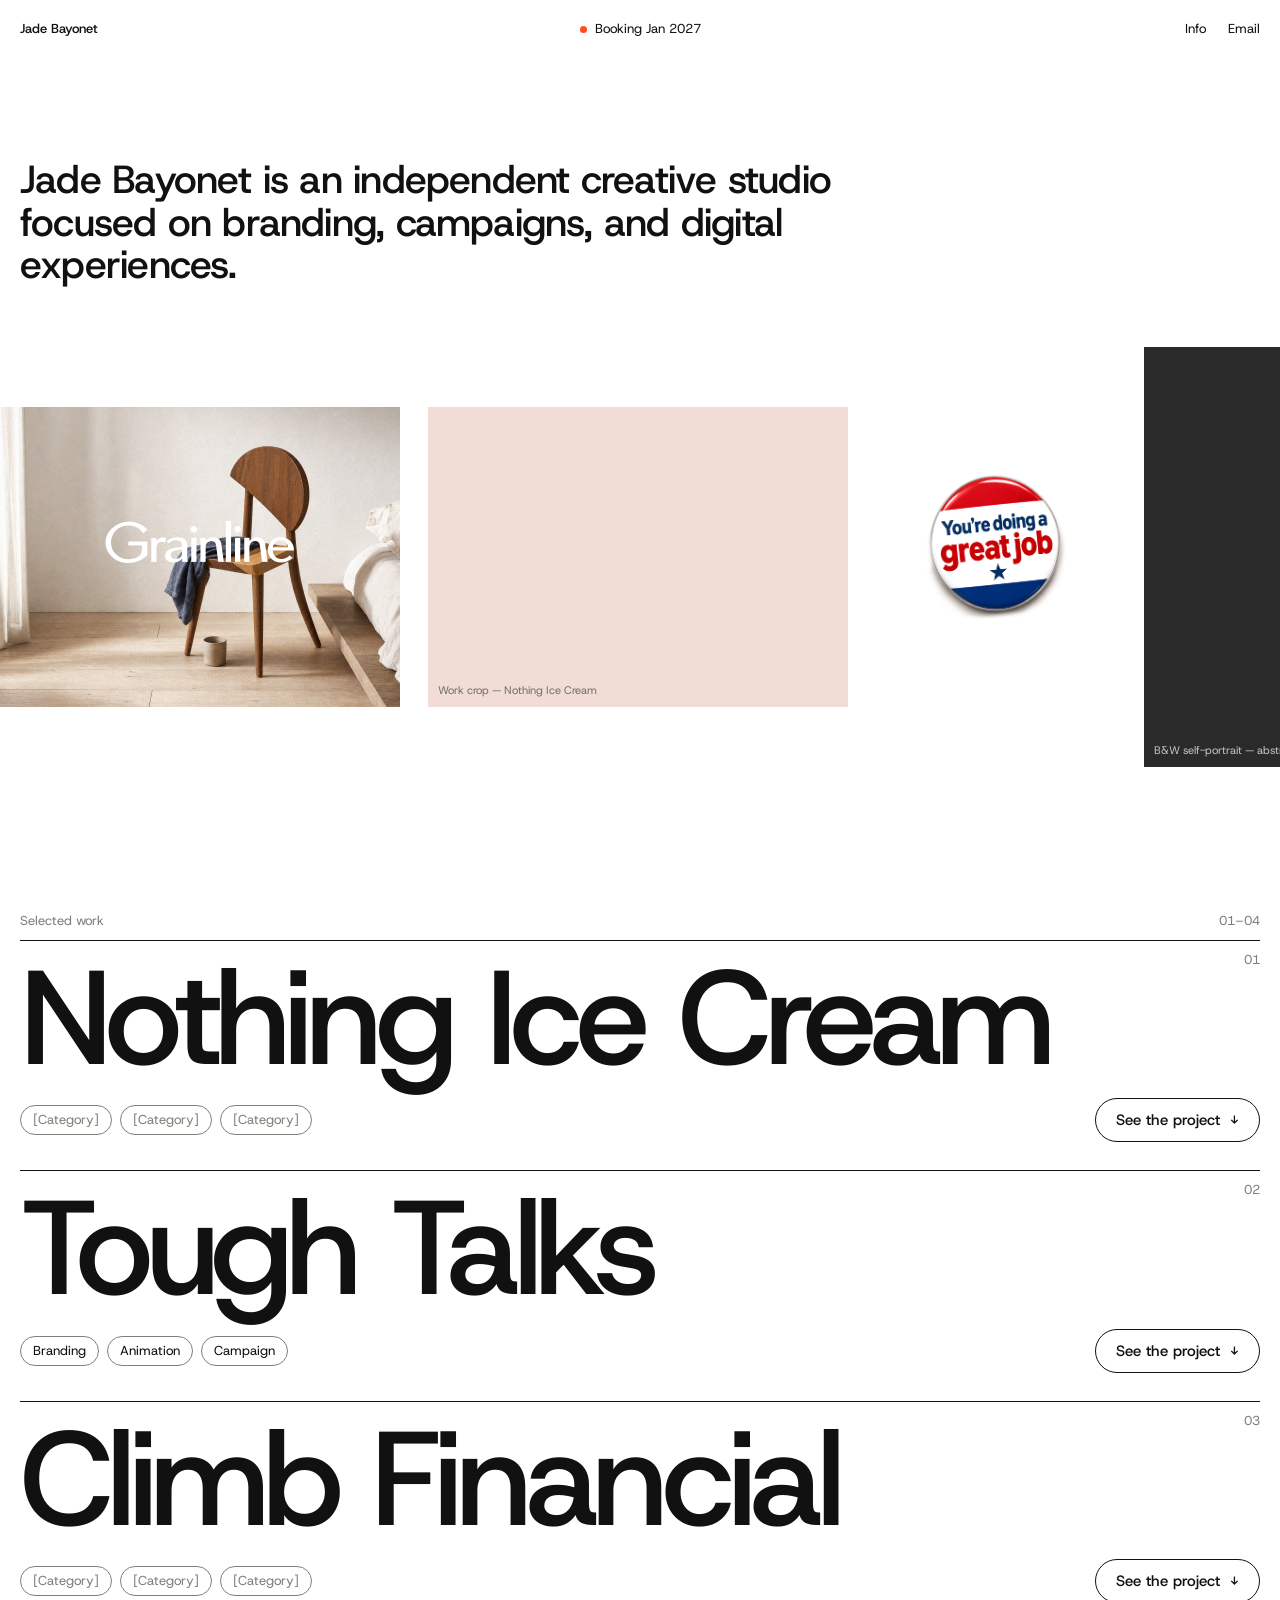
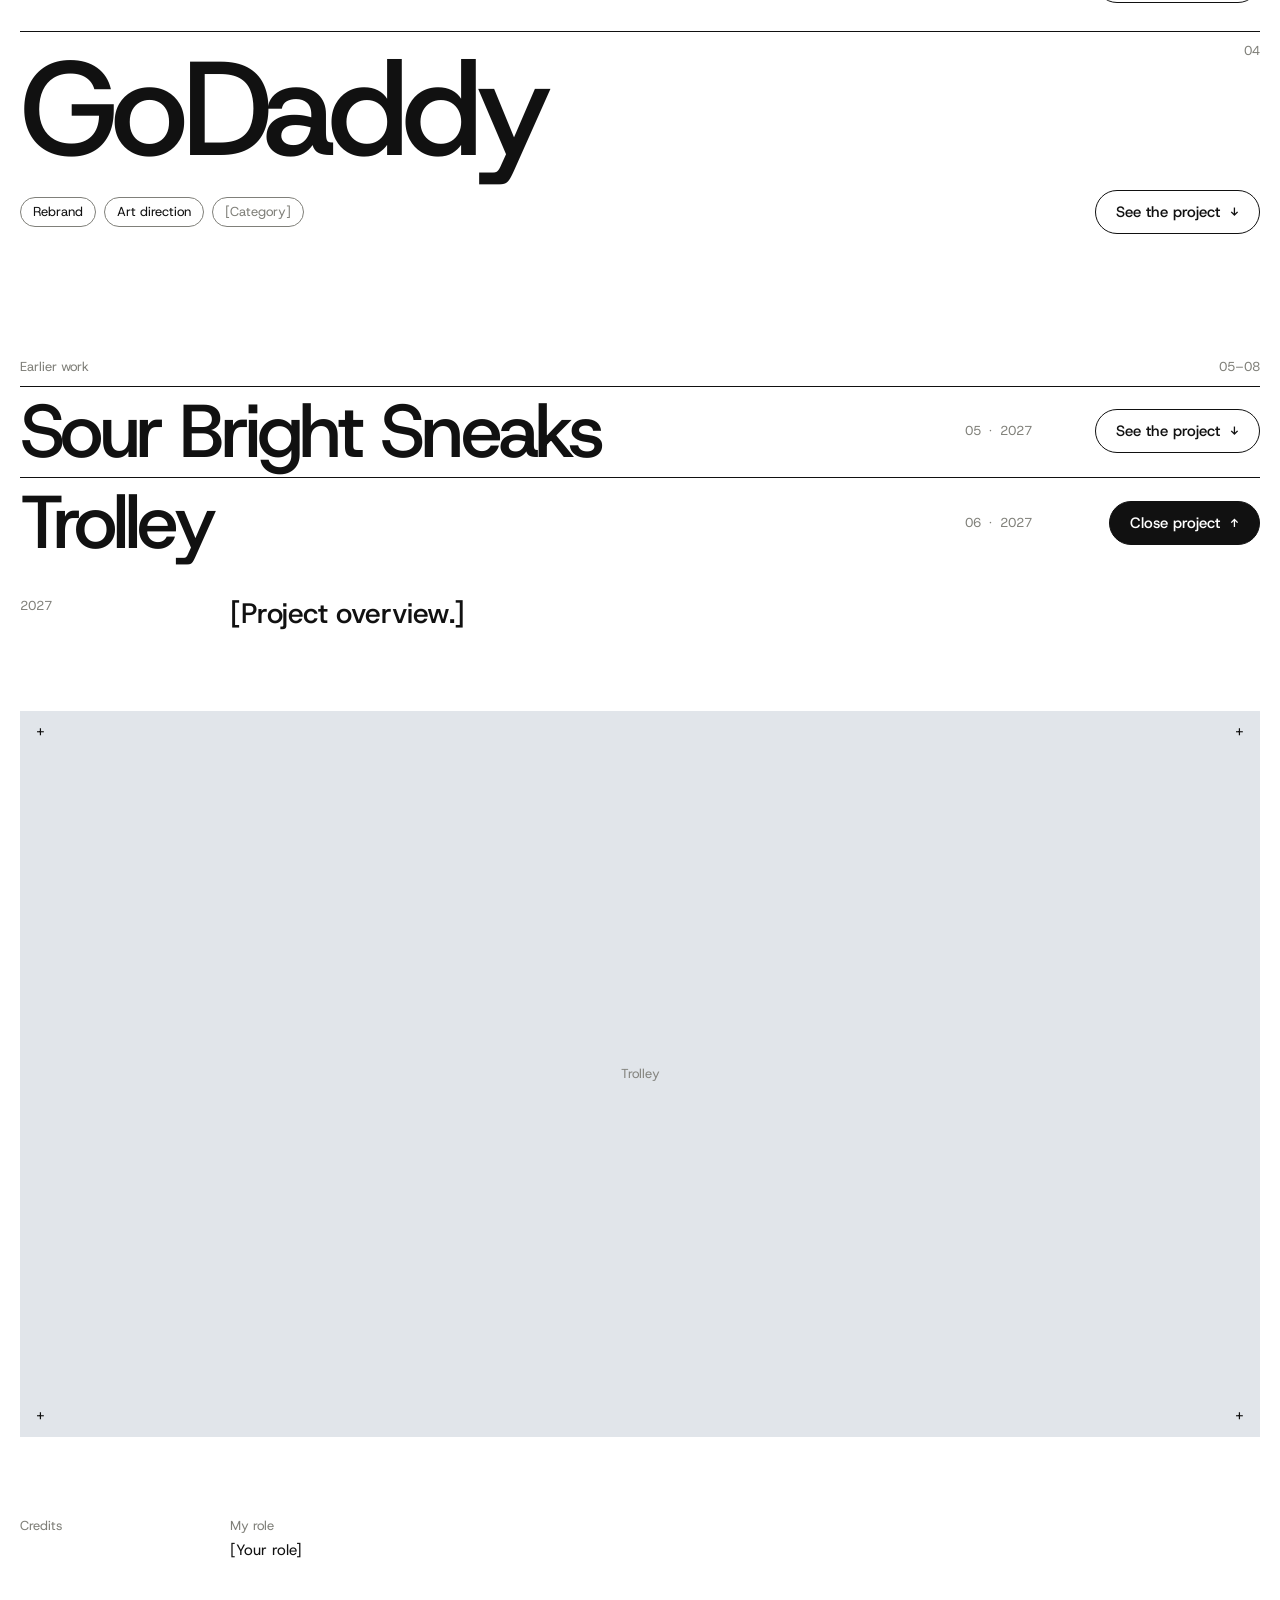
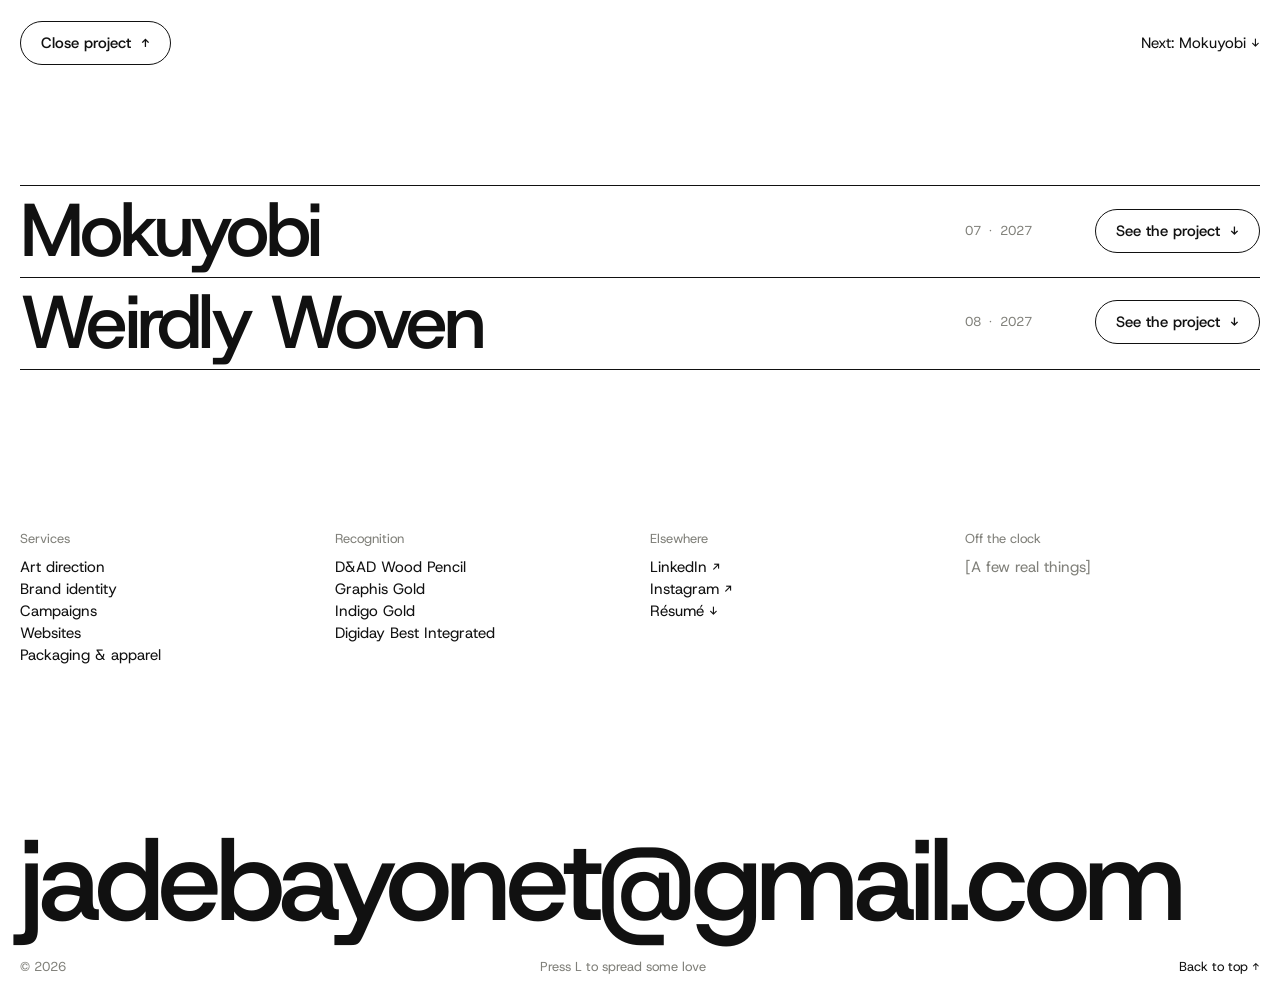
<file: trolley/index.html>
<!doctype html>
<!-- Generated by build.js from index.html. Edit index.html, then run: node build.js -->
<html lang="en">
<head>
  <meta charset="utf-8" />
  <meta name="viewport" content="width=device-width, initial-scale=1" />
  <title>Trolley — Jade Bayonet</title>
  <meta name="description" content="Trolley, a project by Jade Bayonet." />
  <meta property="og:title" content="Trolley — Jade Bayonet" />
  <meta property="og:description" content="Trolley, a project by Jade Bayonet." />
  <meta property="og:type" content="website" />
  <link rel="icon" href="../assets/dot.svg" type="image/svg+xml" />

  <link rel="preconnect" href="https://fonts.googleapis.com" />
  <link rel="preconnect" href="https://fonts.gstatic.com" crossorigin />
  <link href="https://fonts.googleapis.com/css2?family=Host+Grotesk:wght@400;500&display=swap" rel="stylesheet" />
  <!-- Always load the newest CSS/JS (stops Safari & GitHub showing old copies after an edit) -->
  <script>
    var SITE_BASE = "../";
    var SITE_V = "?v=" + Date.now();
    document.write('<link rel="stylesheet" href="' + SITE_BASE + 'css/styles.css' + SITE_V + '" />');
  </script>
  <noscript><link rel="stylesheet" href="../css/styles.css" /></noscript>
</head>
<body>
  <div class="page" id="top">

    <!-- Nav -->
    <header class="nav">
      <a class="nav__name" href="../" data-home>Jade Bayonet</a>
      <p class="nav__status"><img src="../assets/dot.svg" width="7" height="7" alt="" /> Booking Jan 2027</p>
      <nav class="nav__links">
        <a href="#info">Info</a>
        <a href="mailto:jadebayonet@gmail.com">Email</a>
      </nav>
    </header>

    <!-- Intro -->
    <section class="intro">
      <h1 class="intro__text">Jade Bayonet is an independent creative studio focused on branding, campaigns, and digital experiences.</h1>
    </section>

    <!-- Ticker (filled from js/projects.js → TICKER) -->
    <section class="ticker" aria-label="Selected images">
      <div class="ticker__track" id="ticker"></div>
    </section>

    <!-- Selected work (filled from js/projects.js → PROJECTS, group "selected") -->
    <section class="work work--selected" aria-labelledby="selected-label">
      <div class="label">
        <h2 id="selected-label">Selected work</h2>
        <span id="selected-range">01–04</span>
      </div>
      <div id="selected-list"></div>
    </section>

    <!-- Earlier work (group "earlier") -->
    <section class="work work--earlier" aria-labelledby="earlier-label">
      <div class="label">
        <h2 id="earlier-label">Earlier work</h2>
        <span id="earlier-range">05–08</span>
      </div>
      <div id="earlier-list"></div>
      <div class="rule"></div>
    </section>

    <!-- Info -->
    <section class="info" id="info">
      <div class="info__col">
        <h3>Services</h3>
        <ul>
          <li>Art direction</li>
          <li>Brand identity</li>
          <li>Campaigns</li>
          <li>Websites</li>
          <li>Packaging &amp; apparel</li>
        </ul>
      </div>
      <div class="info__col">
        <h3>Recognition</h3>
        <ul>
          <li>D&amp;AD Wood Pencil</li>
          <li>Graphis Gold</li>
          <li>Indigo Gold</li>
          <li>Digiday Best Integrated</li>
        </ul>
      </div>
      <div class="info__col">
        <h3>Elsewhere</h3>
        <ul>
          <li><a href="#" target="_blank" rel="noopener">LinkedIn ↗</a></li>
          <li><a href="#" target="_blank" rel="noopener">Instagram ↗</a></li>
          <li><a href="#" download>Résumé ↓</a></li>
        </ul>
      </div>
      <div class="info__col info__col--muted">
        <h3>Off the clock</h3>
        <p>[A few real things]</p>
      </div>
    </section>

    <!-- Footer -->
    <footer class="footer">
      <a class="footer__email" href="mailto:jadebayonet@gmail.com">jadebayonet@gmail.com</a>
      <div class="footer__bar">
        <span class="muted">© <span id="year">2026</span></span>
        <button type="button" class="muted footer__hint" data-love>Press L to spread some love</button>
        <a href="#top" data-top>Back to top ↑</a>
      </div>
    </footer>
  </div>

  <script>
    document.write('<script src="' + SITE_BASE + 'js/projects.js' + SITE_V + '"><\/script>');
    document.write('<script src="' + SITE_BASE + 'js/main.js' + SITE_V + '"><\/script>');
  </script>
</body>
</html>
</file>
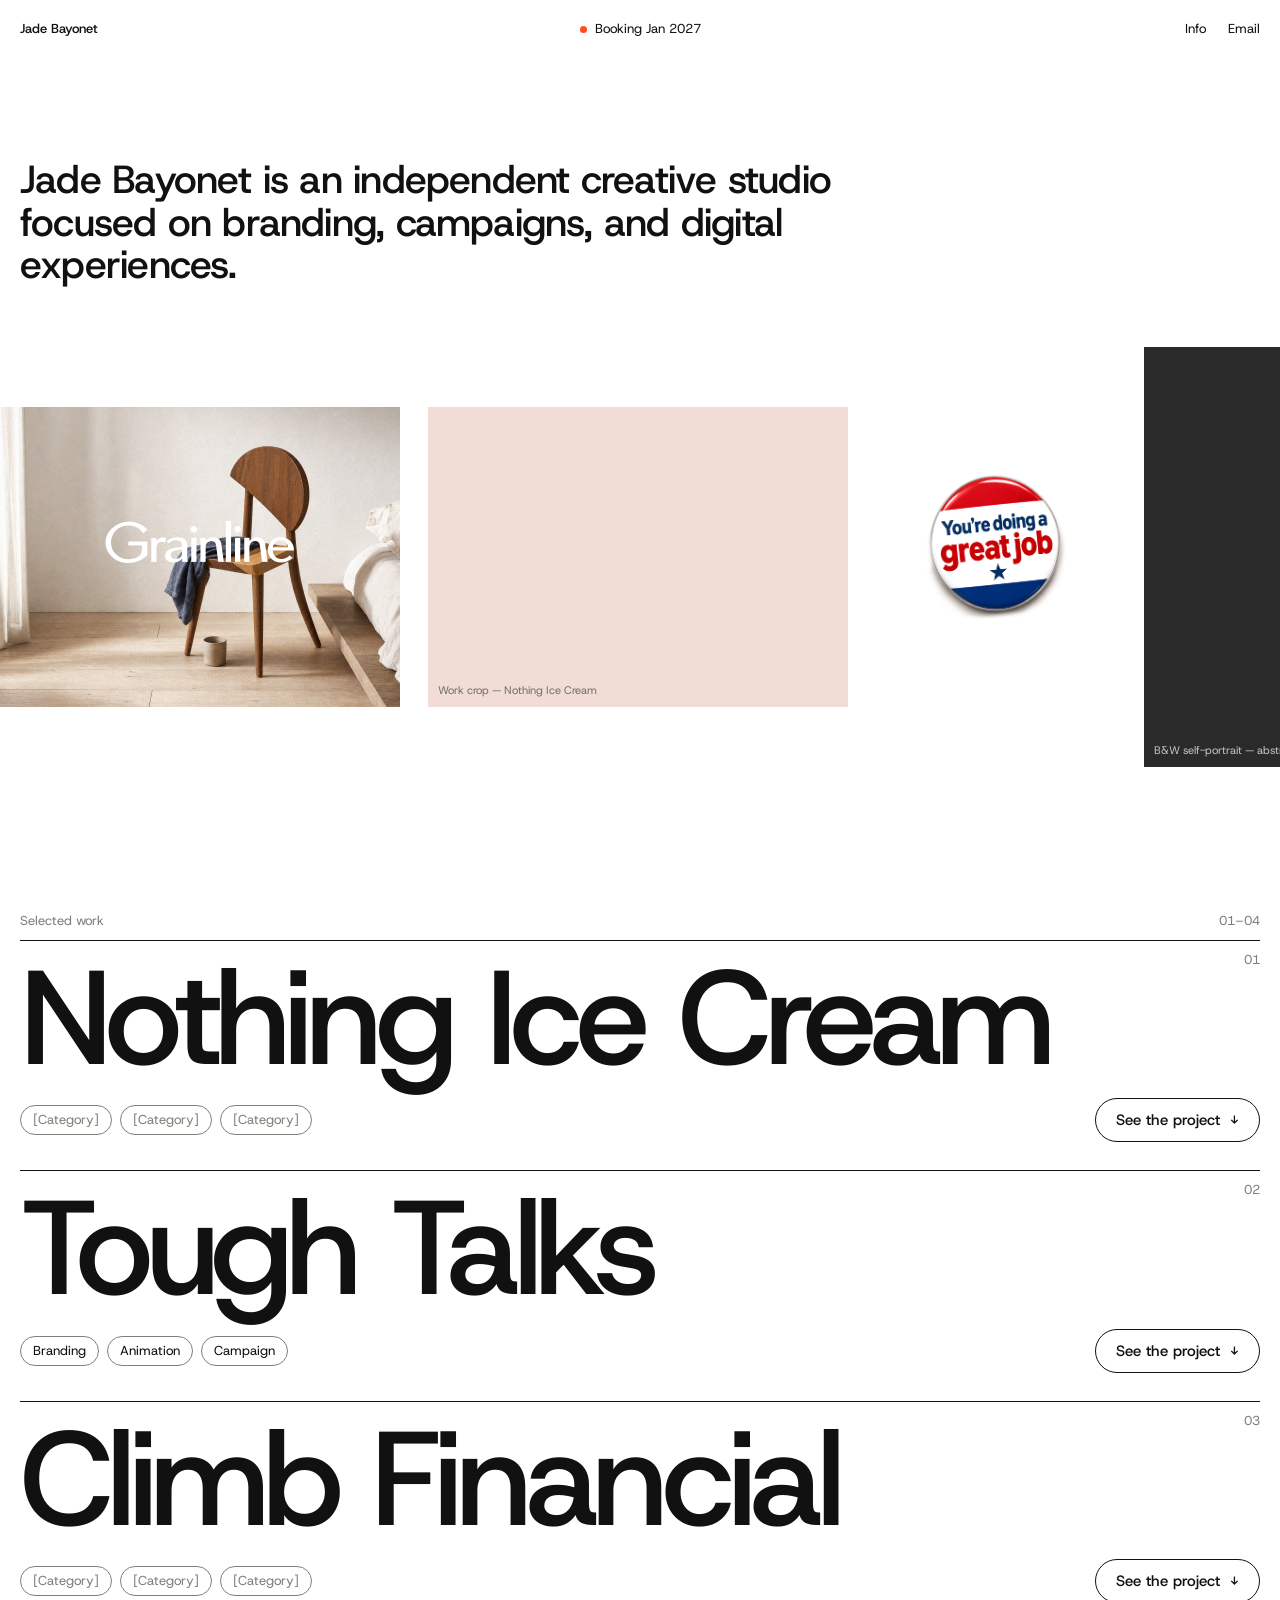
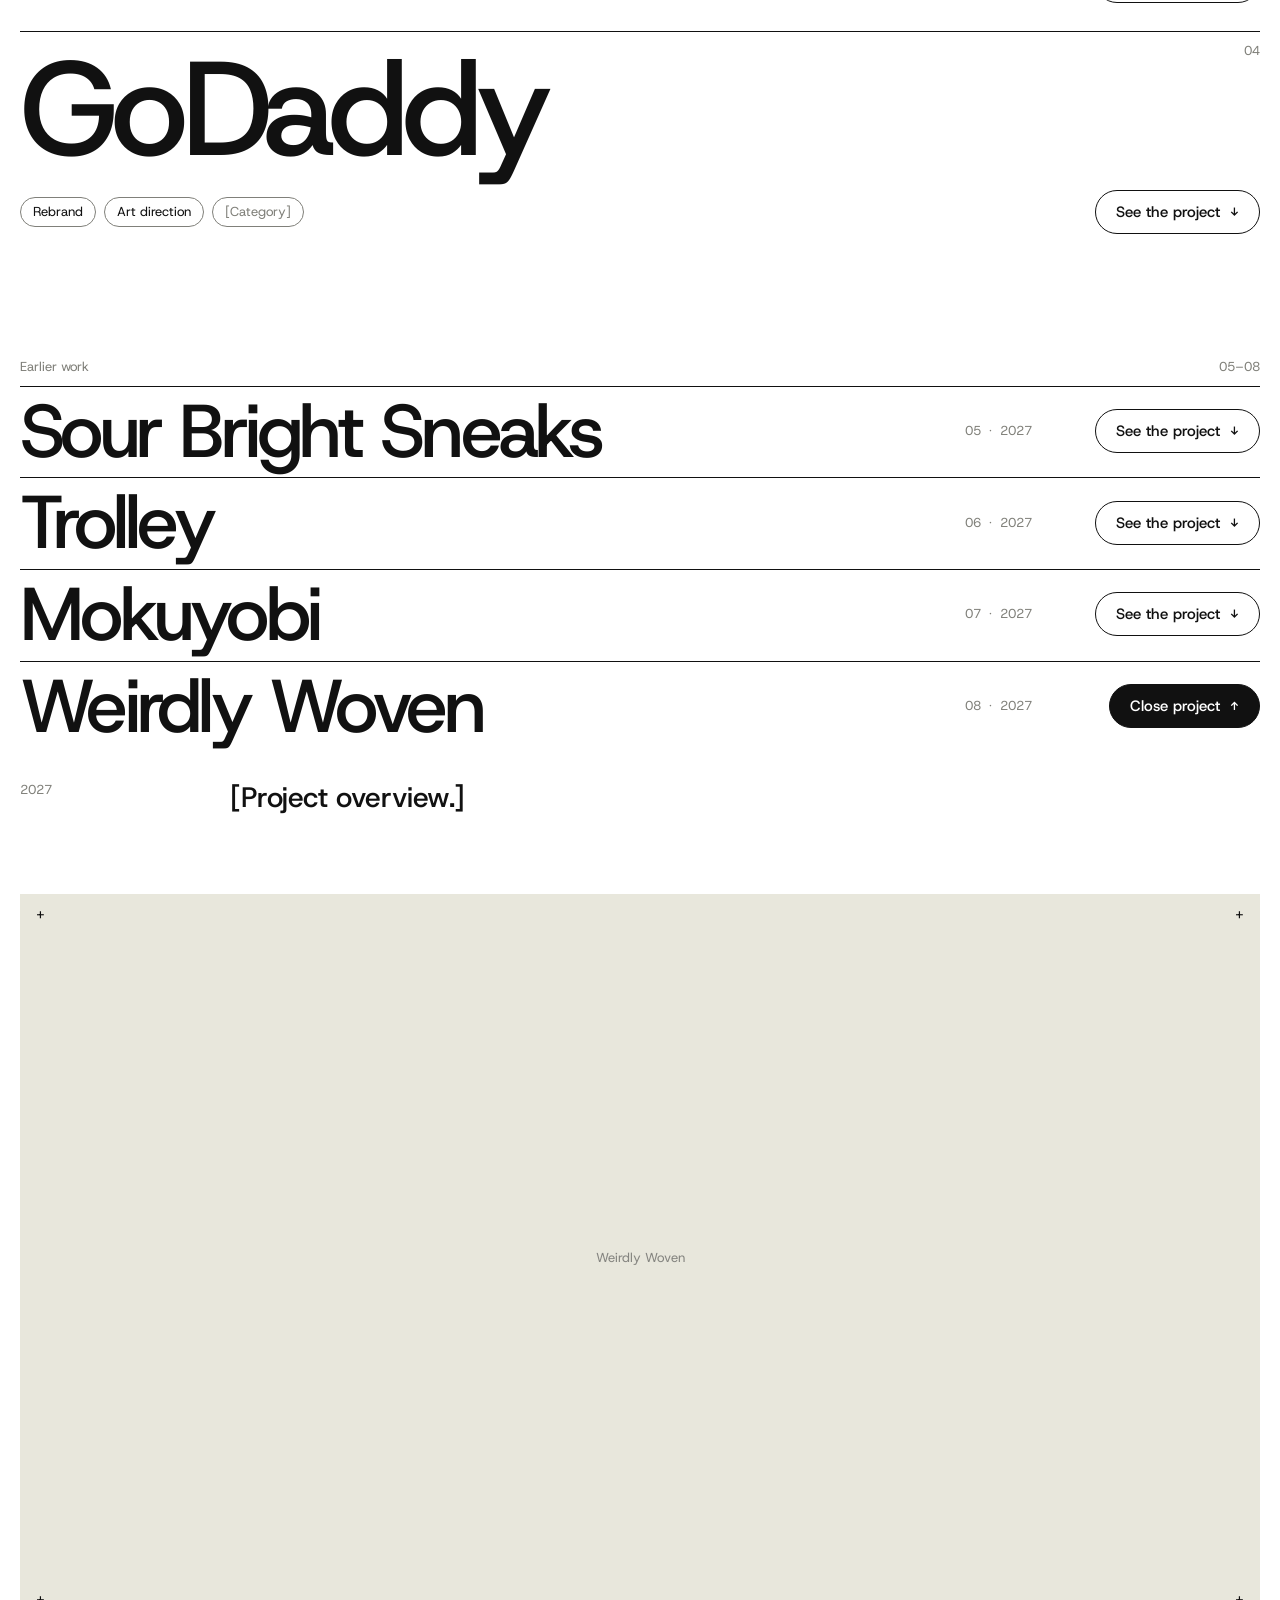
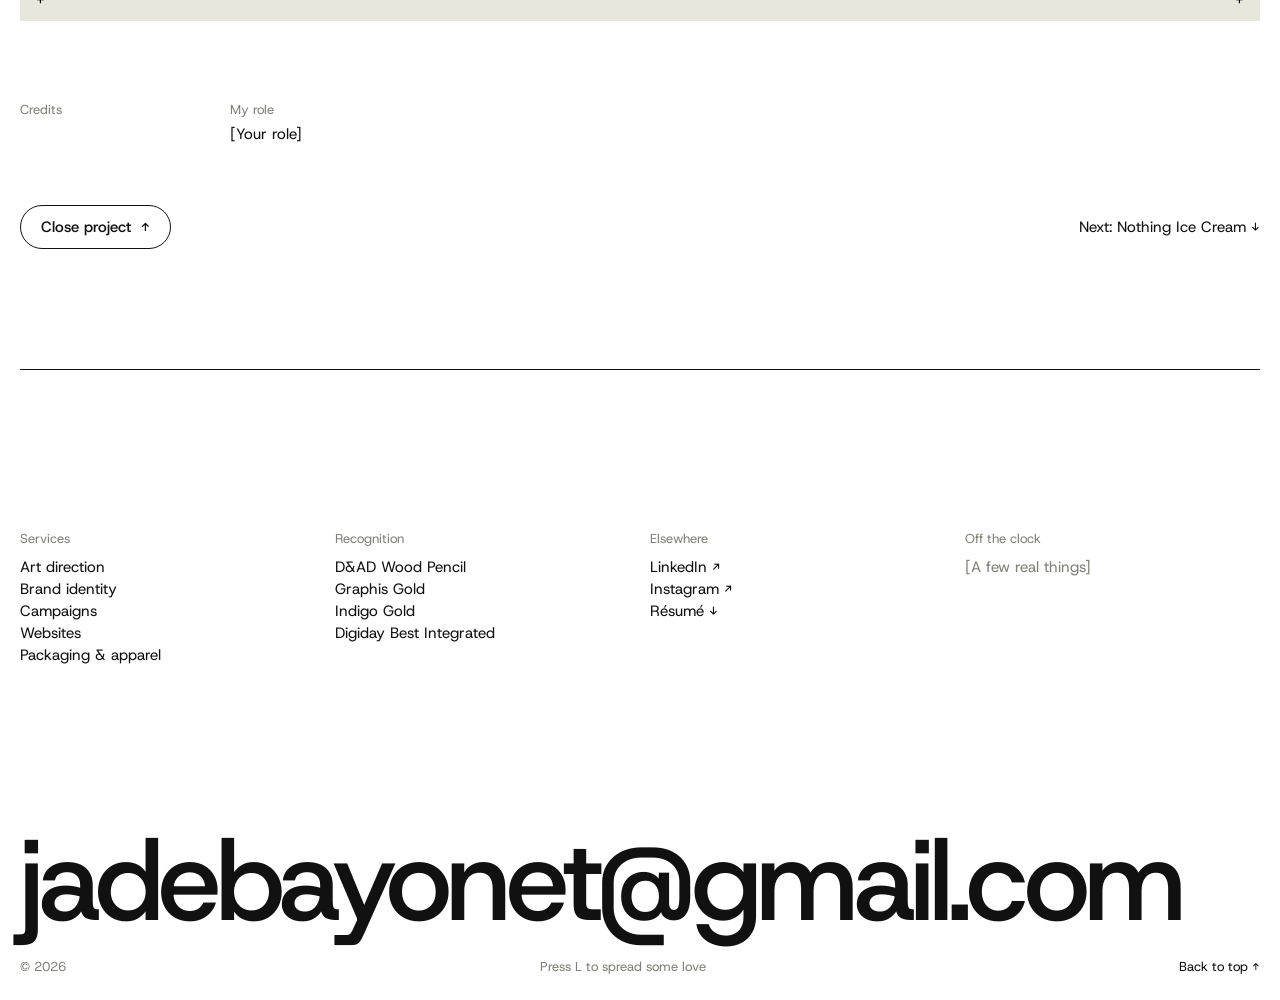
<file: weirdly-woven/index.html>
<!doctype html>
<!-- Generated by build.js from index.html. Edit index.html, then run: node build.js -->
<html lang="en">
<head>
  <meta charset="utf-8" />
  <meta name="viewport" content="width=device-width, initial-scale=1" />
  <title>Weirdly Woven — Jade Bayonet</title>
  <meta name="description" content="Weirdly Woven, a project by Jade Bayonet." />
  <meta property="og:title" content="Weirdly Woven — Jade Bayonet" />
  <meta property="og:description" content="Weirdly Woven, a project by Jade Bayonet." />
  <meta property="og:type" content="website" />
  <link rel="icon" href="../assets/dot.svg" type="image/svg+xml" />

  <link rel="preconnect" href="https://fonts.googleapis.com" />
  <link rel="preconnect" href="https://fonts.gstatic.com" crossorigin />
  <link href="https://fonts.googleapis.com/css2?family=Host+Grotesk:wght@400;500&display=swap" rel="stylesheet" />
  <!-- Always load the newest CSS/JS (stops Safari & GitHub showing old copies after an edit) -->
  <script>
    var SITE_BASE = "../";
    var SITE_V = "?v=" + Date.now();
    document.write('<link rel="stylesheet" href="' + SITE_BASE + 'css/styles.css' + SITE_V + '" />');
  </script>
  <noscript><link rel="stylesheet" href="../css/styles.css" /></noscript>
</head>
<body>
  <div class="page" id="top">

    <!-- Nav -->
    <header class="nav">
      <a class="nav__name" href="../" data-home>Jade Bayonet</a>
      <p class="nav__status"><img src="../assets/dot.svg" width="7" height="7" alt="" /> Booking Jan 2027</p>
      <nav class="nav__links">
        <a href="#info">Info</a>
        <a href="mailto:jadebayonet@gmail.com">Email</a>
      </nav>
    </header>

    <!-- Intro -->
    <section class="intro">
      <h1 class="intro__text">Jade Bayonet is an independent creative studio focused on branding, campaigns, and digital experiences.</h1>
    </section>

    <!-- Ticker (filled from js/projects.js → TICKER) -->
    <section class="ticker" aria-label="Selected images">
      <div class="ticker__track" id="ticker"></div>
    </section>

    <!-- Selected work (filled from js/projects.js → PROJECTS, group "selected") -->
    <section class="work work--selected" aria-labelledby="selected-label">
      <div class="label">
        <h2 id="selected-label">Selected work</h2>
        <span id="selected-range">01–04</span>
      </div>
      <div id="selected-list"></div>
    </section>

    <!-- Earlier work (group "earlier") -->
    <section class="work work--earlier" aria-labelledby="earlier-label">
      <div class="label">
        <h2 id="earlier-label">Earlier work</h2>
        <span id="earlier-range">05–08</span>
      </div>
      <div id="earlier-list"></div>
      <div class="rule"></div>
    </section>

    <!-- Info -->
    <section class="info" id="info">
      <div class="info__col">
        <h3>Services</h3>
        <ul>
          <li>Art direction</li>
          <li>Brand identity</li>
          <li>Campaigns</li>
          <li>Websites</li>
          <li>Packaging &amp; apparel</li>
        </ul>
      </div>
      <div class="info__col">
        <h3>Recognition</h3>
        <ul>
          <li>D&amp;AD Wood Pencil</li>
          <li>Graphis Gold</li>
          <li>Indigo Gold</li>
          <li>Digiday Best Integrated</li>
        </ul>
      </div>
      <div class="info__col">
        <h3>Elsewhere</h3>
        <ul>
          <li><a href="#" target="_blank" rel="noopener">LinkedIn ↗</a></li>
          <li><a href="#" target="_blank" rel="noopener">Instagram ↗</a></li>
          <li><a href="#" download>Résumé ↓</a></li>
        </ul>
      </div>
      <div class="info__col info__col--muted">
        <h3>Off the clock</h3>
        <p>[A few real things]</p>
      </div>
    </section>

    <!-- Footer -->
    <footer class="footer">
      <a class="footer__email" href="mailto:jadebayonet@gmail.com">jadebayonet@gmail.com</a>
      <div class="footer__bar">
        <span class="muted">© <span id="year">2026</span></span>
        <button type="button" class="muted footer__hint" data-love>Press L to spread some love</button>
        <a href="#top" data-top>Back to top ↑</a>
      </div>
    </footer>
  </div>

  <script>
    document.write('<script src="' + SITE_BASE + 'js/projects.js' + SITE_V + '"><\/script>');
    document.write('<script src="' + SITE_BASE + 'js/main.js' + SITE_V + '"><\/script>');
  </script>
</body>
</html>
</file>
<file: css/styles.css>
/* ─────────────────────────────────────────────────────────────
   Jade Bayonet — styles
   Built from Figma "C · Desktop — Index (closed)" / "Nothing Ice Cream open"
   Desktop design width: 1440px (20px margins → 1400px content)
   ───────────────────────────────────────────────────────────── */

:root {
  --ink: #111111;
  --muted: #80807a;
  --placeholder-text: #858580;
  --bg: #ffffff;
  --accent: #ff4d1c;

  --margin: 20px;
  --gap: 20px;    /* also the grid gutter */
  --cols: 12;     /* layout grid */

  --font: "Host Grotesk", ui-sans-serif, system-ui, -apple-system, "Helvetica Neue", Arial, sans-serif;

  /* Type scale — sizes match Figma at 1440px and scale down with the viewport */
  --t-small: 13px;   /* labels, nav, meta */
  --t-body: 15px;    /* body, buttons */
  --t-intro: clamp(28px, 3.06vw, 44px);
  --t-overview: clamp(22px, 2.2vw, 32px);
  --t-project: clamp(48px, 10.42vw, 150px);   /* Selected work titles */
  --t-earlier: clamp(36px, 5.84vw, 84px);     /* Earlier work titles */
  --t-email: clamp(30px, 9.3vw, 134px);       /* Footer email */

  --ease: cubic-bezier(0.22, 1, 0.36, 1);
}

*,
*::before,
*::after { box-sizing: border-box; }

html { -webkit-text-size-adjust: 100%; scroll-behavior: smooth; }
@media (prefers-reduced-motion: reduce) { html { scroll-behavior: auto; } }

body {
  margin: 0;
  background: var(--bg);
  color: var(--ink);
  font-family: var(--font);
  font-weight: 400;
  font-size: var(--t-body);
  line-height: 22px;
  -webkit-font-smoothing: antialiased;
  -moz-osx-font-smoothing: grayscale;
  overflow-x: clip;
}

h1, h2, h3, p, ul { margin: 0; padding: 0; font: inherit; }
ul { list-style: none; }
a { color: inherit; text-decoration: none; }
a:hover { text-decoration: underline; text-underline-offset: 3px; text-decoration-thickness: 1px; }
img, video { display: block; max-width: 100%; }
button { font: inherit; color: inherit; background: none; border: 0; padding: 0; cursor: pointer; }
:focus-visible { outline: 2px solid var(--accent); outline-offset: 3px; }

.muted { color: var(--muted); }

.page {
  padding: 20px var(--margin) 24px;
}

/* ── Nav ─────────────────────────────────────────────────── */
.nav {
  display: grid;
  grid-template-columns: 1fr auto 1fr;
  align-items: center;
  font-size: var(--t-small);
  line-height: 18px;
}
.nav__name { font-weight: 500; justify-self: start; }
.nav__status { display: flex; align-items: center; gap: 8px; }
.nav__links { display: flex; gap: 22px; justify-self: end; }

/* ── Intro ───────────────────────────────────────────────── */
.intro { padding: 120px 0 56px; }
.intro__text {
  max-width: 880px;
  font-size: var(--t-intro);
  line-height: 1.09;
  font-weight: 500;
  letter-spacing: -0.02em;
}

/* ── Ticker ──────────────────────────────────────────────── */
.ticker {
  margin: 0 calc(var(--margin) * -1);
  overflow: hidden;
  height: 430px;
  display: flex;
  align-items: center;
  margin-bottom: 140px;
}
.ticker__track {
  --tgap: 28px;
  display: flex;
  width: max-content;
  animation: ticker var(--ticker-duration, 60s) linear infinite;
}
.ticker__set {
  display: flex;
  align-items: center;
  gap: var(--tgap);
  padding-right: var(--tgap);
}
.ticker:hover .ticker__track { animation-play-state: paused; }
@media (prefers-reduced-motion: reduce) { .ticker__track { animation: none; transform: translateX(var(--margin)); } }
@keyframes ticker {
  from { transform: translateX(0); }
  to   { transform: translateX(-50%); }
}
.tile {
  position: relative;
  flex: none;
  overflow: hidden;
  display: block;
}
.tile img { width: 100%; height: 100%; object-fit: cover; }
.tile__inset { position: absolute; }
.tile__inset img { object-fit: contain; }
.tile__label {
  position: absolute;
  left: 10px;
  bottom: 10px;
  font-size: 11px;
  line-height: 14px;
  color: #73736e;
  white-space: nowrap;
}
.tile--dark .tile__label { color: #fff; opacity: 0.7; }
a.tile:hover { text-decoration: none; }

/* ── Section labels ─────────────────────────────────────── */
.label {
  display: flex;
  justify-content: space-between;
  padding-bottom: 10px;
  font-size: var(--t-small);
  line-height: 18px;
  color: var(--muted);
}

/* ── Buttons & tags ─────────────────────────────────────── */
.btn {
  display: inline-flex;
  align-items: center;
  gap: 10px;
  padding: 11px 20px;
  border: 1px solid var(--ink);
  border-radius: 999px;
  font-weight: 500;
  font-size: var(--t-body);
  line-height: 20px;
  white-space: nowrap;
  flex: none;
  transition: background-color 0.2s, color 0.2s;
}
.btn:hover { background: var(--ink); color: #fff; text-decoration: none; }
.btn--active { background: var(--ink); color: #fff; }
.btn--active:hover { background: #fff; color: var(--ink); }

.tags { display: flex; flex-wrap: wrap; gap: 8px; min-width: 0; }
.tag {
  padding: 5px 12px;
  border: 1px solid var(--muted);
  border-radius: 999px;
  font-size: var(--t-small);
  line-height: 18px;
  white-space: nowrap;
  color: var(--ink);
}
.tag--placeholder { color: var(--muted); }

/* ── Selected work rows ─────────────────────────────────── */
.project { border-top: 1px solid var(--ink); }
.project__head {
  display: flex;
  flex-direction: column;
  gap: 14px;
  padding: 10px 0 28px;
}
.project__title-row { display: flex; gap: 24px; align-items: flex-start; }
.project__title {
  flex: 1 1 0;
  min-width: 0;
  font-size: var(--t-project);
  line-height: 1;
  font-weight: 500;
  letter-spacing: -0.05em;
  cursor: pointer;
}
.project__num {
  font-size: var(--t-small);
  line-height: 18px;
  color: var(--muted);
}
/* Shared 12-column layout grid */
.grid,
.project__details,
.project--earlier .project__head,
.overview,
.note,
.credits {
  display: grid;
  grid-template-columns: repeat(var(--cols), minmax(0, 1fr));
  column-gap: var(--gap);
}

.project__details { row-gap: 14px; align-items: center; }
.project__details .tags { grid-column: 1 / span 9; }
.project__details .btn { grid-column: 10 / -1; justify-self: end; }

/* ── Earlier work rows ──────────────────────────────────── */
.project--earlier .project__head {
  align-items: center;
  row-gap: 10px;
  padding: 10px 0 12px;
}
.project--earlier .project__title { grid-column: 1 / span 9; }
.project--earlier .project__num { grid-column: 10 / span 1; }
.project--earlier .project__head .btn { grid-column: 11 / -1; justify-self: end; }
.project--earlier .project__title {
  font-size: var(--t-earlier);
  line-height: 0.92;
}
.project--earlier .project__num { white-space: pre; }
.rule { height: 1px; background: var(--ink); }

.work--earlier { padding-top: 96px; }

/* ── Drawer ─────────────────────────────────────────────── */
.drawer {
  display: grid;
  grid-template-rows: 0fr;
  transition: grid-template-rows 0.7s var(--ease);
}
.drawer > .drawer__clip { overflow: hidden; min-height: 0; }
.project.is-open .drawer { grid-template-rows: 1fr; }
.drawer__inner {
  display: flex;
  flex-direction: column;
  gap: var(--gap);
  padding: 8px 0 120px;
  opacity: 0;
  transition: opacity 0.5s 0.1s;
}
.project.is-open .drawer__inner { opacity: 1; }

/* Year + project overview — first thing in the drawer */
.overview {
  row-gap: 8px;
  padding: 20px 0 60px;
}
.overview__label { grid-column: 1 / span 2; font-size: var(--t-small); line-height: 18px; color: var(--muted); }
.overview__text {
  grid-column: 3 / span 7;
  font-size: var(--t-overview);
  line-height: 1.2;
  font-weight: 500;
  letter-spacing: -0.015em;
}

/* Note — a text break between images */
.note {
  row-gap: 8px;
  padding: 60px 0;
}
.note__label { grid-column: 1 / span 2; font-size: var(--t-small); line-height: 18px; color: var(--muted); }
.note__text { grid-column: 3 / span 5; font-size: 20px; line-height: 28px; }

/* Media */
.slide {
  position: relative;
  overflow: hidden;
  width: 100%;
  background: var(--slide-color, #f2dbd6);
  aspect-ratio: var(--ratio, 1400 / 820);
}
.slide img,
.slide video { width: 100%; height: 100%; object-fit: cover; }
.slide--video video { background: #000; }

.slide__label {
  position: absolute;
  inset: 50% auto auto 50%;
  transform: translate(-50%, -50%);
  font-size: var(--t-small);
  line-height: 18px;
  color: var(--placeholder-text);
  text-align: center;
  white-space: nowrap;
}
.slide__mark {
  position: absolute;
  font-size: 15px;
  line-height: 18px;
  color: var(--ink);
}
.slide__mark--tl { top: 12px; left: 16px; }
.slide__mark--tr { top: 12px; right: 16px; }
.slide__mark--bl { bottom: 12px; left: 16px; }
.slide__mark--br { bottom: 12px; right: 16px; }
.pair { display: grid; grid-template-columns: 1fr 1fr; gap: var(--gap); }

/* Credits — end of the drawer */
.credits {
  row-gap: 20px;
  padding: 60px 0 20px;
}
.credits__label { grid-column: 1 / span 2; font-size: var(--t-small); line-height: 18px; color: var(--muted); }
.credits__role { grid-column: 3 / span 3; }
.credits__people { grid-column: 6 / span 4; }
.credits__k { font-size: var(--t-small); line-height: 18px; color: var(--muted); margin-bottom: 4px; }

.drawer__footer {
  display: flex;
  justify-content: space-between;
  align-items: center;
  padding-top: 20px;
}

/* ── Info ───────────────────────────────────────────────── */
.info {
  display: grid;
  grid-template-columns: repeat(4, 1fr);
  gap: var(--gap);
  padding-top: 160px;
}
.info__col { display: flex; flex-direction: column; gap: 8px; }
.info__col h3 { font-size: var(--t-small); line-height: 18px; color: var(--muted); }
.info__col--muted p { color: var(--muted); }

/* ── Footer ─────────────────────────────────────────────── */
.footer { display: flex; flex-direction: column; gap: 24px; padding-top: 160px; container-type: inline-size; }
.footer__email {
  font-size: var(--t-email);
  font-size: 9.2cqw; /* fills the content width edge to edge */
  line-height: 0.95;
  font-weight: 500;
  letter-spacing: -0.05em;
  white-space: nowrap;
}
.footer__bar {
  display: flex;
  justify-content: space-between;
  font-size: var(--t-small);
  line-height: 18px;
}

/* ── Hearts (press L) ───────────────────────────────────── */
.footer__hint { cursor: pointer; }
.footer__hint:hover { color: var(--ink); }
.heart {
  position: fixed;
  left: 0;
  top: 0;
  z-index: 100;
  pointer-events: none;
  line-height: 1;
  will-change: transform, opacity;
  user-select: none;
}

/* ── Tablet (≤ 1024px) ──────────────────────────────────── */
@media (max-width: 1024px) {
  .intro { padding-top: 96px; }
  .ticker { height: 340px; margin-bottom: 100px; }
  .project__details .tags { grid-column: 1 / span 8; }
  .project__details .btn { grid-column: 9 / -1; }
  .project--earlier .project__title { grid-column: 1 / span 8; }
  .project--earlier .project__num { grid-column: 9 / span 2; }
  .credits__role { grid-column: 3 / span 4; }
  .credits__people { grid-column: 7 / -1; }
  .overview__text { grid-column: 3 / -1; }
  .note__text { grid-column: 3 / span 8; }
  .info { grid-template-columns: 1fr 1fr; row-gap: 48px; padding-top: 120px; }
  .footer { padding-top: 120px; }
}

/* ── Mobile (≤ 640px) ───────────────────────────────────── */
@media (max-width: 640px) {
  :root { --margin: 16px; --gap: 12px; --cols: 4; }
  .nav { grid-template-columns: 1fr auto; row-gap: 6px; }
  .nav__status { grid-row: 2; grid-column: 1 / -1; }
  .intro { padding: 72px 0 40px; }
  .ticker { height: 260px; margin-bottom: 72px; }
  .ticker__track { --tgap: 16px; }
  .project__details { row-gap: 12px; }
  .project__details .tags { grid-column: 1 / -1; }
  .project__details .btn { grid-column: 1 / -1; justify-self: start; }
  .project--earlier .project__title { grid-column: 1 / -1; }
  .project--earlier .project__num { grid-column: 1 / span 2; }
  .project--earlier .project__head .btn { grid-column: 3 / -1; }
  .overview__label, .note__label, .overview__text, .note__text, .credits__label { grid-column: 1 / -1; }
  .credits { padding-top: 40px; }
  .credits__role { grid-column: 1 / span 2; }
  .credits__people { grid-column: 3 / span 2; }
  .overview { padding: 12px 0 32px; }
  .note { padding: 32px 0; }
  .note__text { font-size: 17px; line-height: 24px; }
  .pair { grid-template-columns: 1fr; }
  .drawer__inner { padding-bottom: 72px; }
  .info { grid-template-columns: 1fr 1fr; padding-top: 96px; }
  .footer { padding-top: 96px; }
  .work--earlier { padding-top: 72px; }
}
</file>
